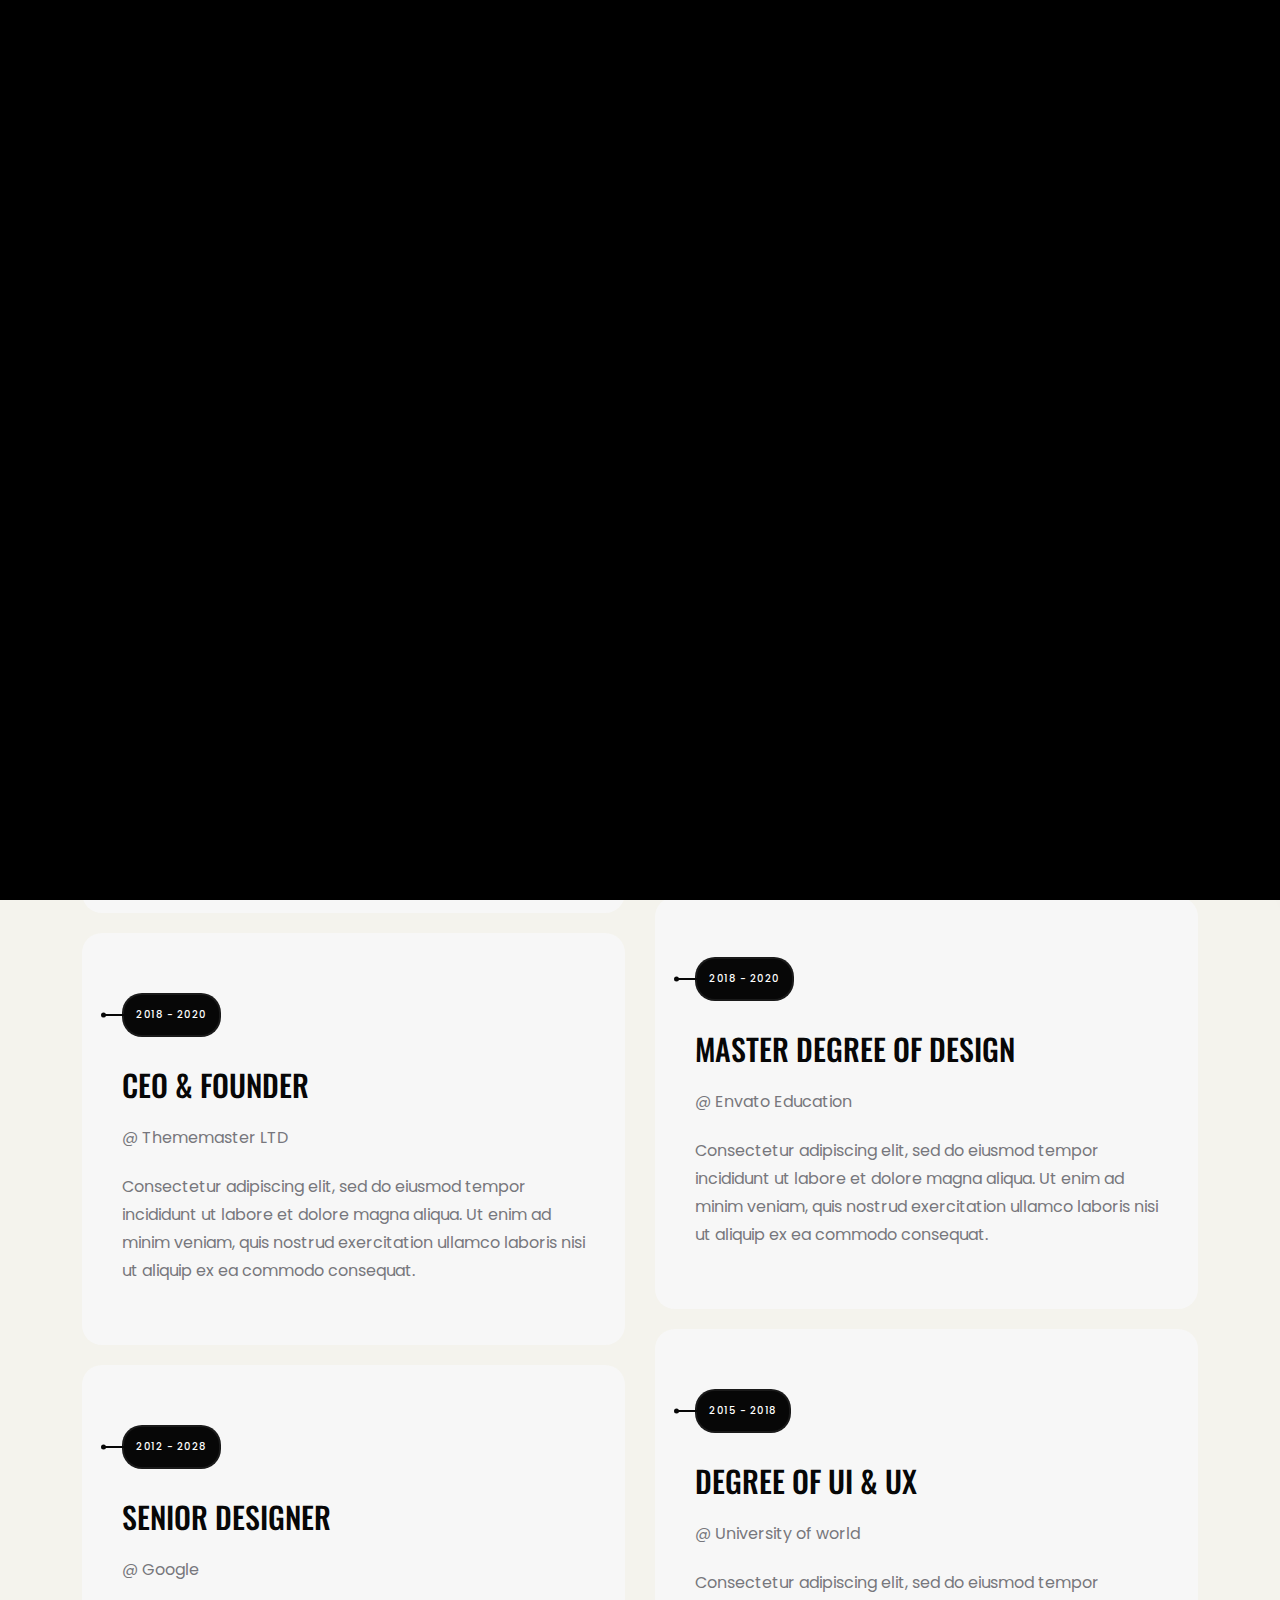
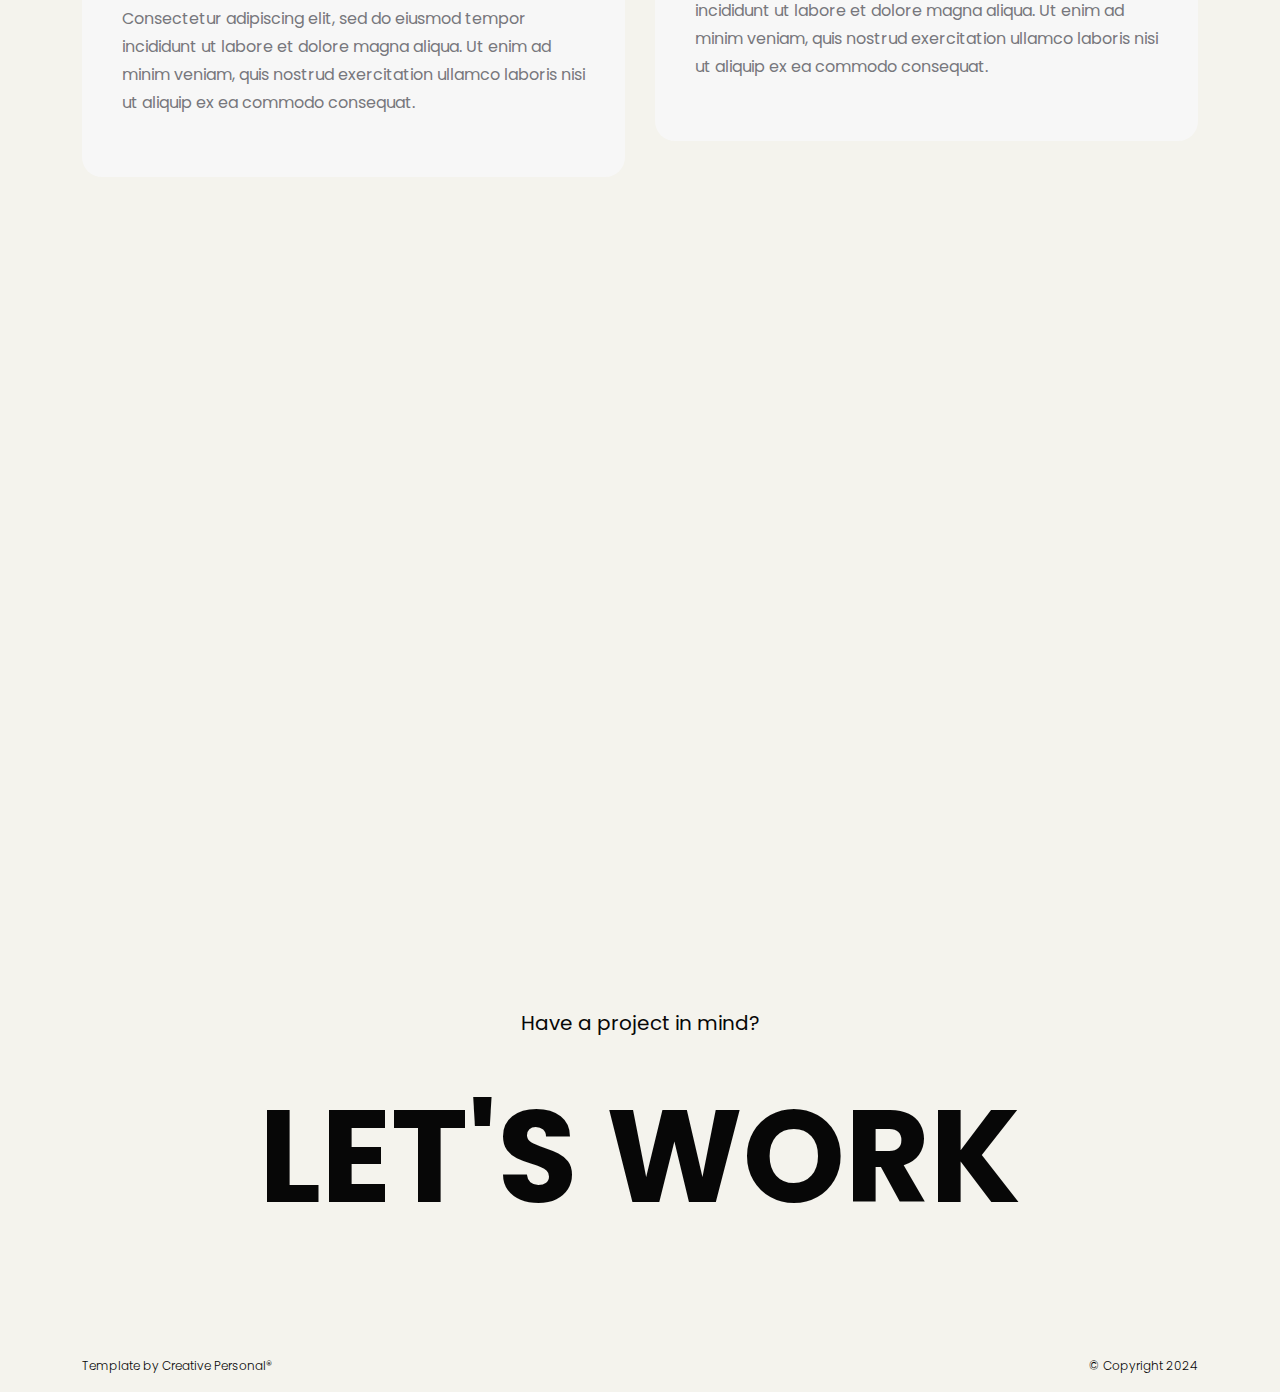
<file: about.html>
<!DOCTYPE html>
<html lang="en">


<!-- Mirrored from theme.nanoit.biz/tf-nino-demo/about.html by HTTrack Website Copier/3.x [XR&CO'2014], Mon, 18 Aug 2025 05:41:29 GMT -->
<head>
    <!-- META -->
    <meta charset="utf-8">
    <meta http-equiv="X-UA-Compatible" content="IE=edge">
    <meta name="viewport" content="width=device-width, initial-scale=1">
    <meta name="description" content="Nino - Modern Portfolio Template">
    <meta name="keywords" content="personal, portfolio new, html, one page, bootstrap, new html template, design, creative, onepage, clean, modern">
    <meta name="author" content="Tanvir Hossain">
    <!-- PAGE TITLE -->
    <title>Nino - Modern Portfolio Template</title>
    <link rel="icon" type="image/x-icon" href="assets/images/favicon.png">
    <!-- ALL GOOGLE FONTS -->
    <link rel="preconnect" href="https://fonts.googleapis.com/">
    <link rel="preconnect" href="https://fonts.gstatic.com/" crossorigin>
    <link href="https://fonts.googleapis.com/css2?family=Oswald:wght@200..700&amp;family=Poppins:ital,wght@0,100;0,200;0,300;0,400;0,500;0,600;0,700;0,800;0,900;1,100;1,200;1,300;1,400;1,500;1,600;1,700;1,800;1,900&amp;display=swap" rel="stylesheet">
    <!-- BOOTSTRAP CSS -->
    <link rel="stylesheet" href="assets/css/bootstrap.min.css" />
    <!-- FONT AWESOME CSS -->
    <link rel="stylesheet" href="assets/css/font-awesome-pro.css" />
    <!-- FONT AWESOME CSS -->
    <link rel="stylesheet" href="assets/fonts/remixicon.css" />
    <!-- MAGNIFIC CSS -->
    <link rel="stylesheet" href="assets/css/magnific-popup.css">
    <!-- NICE SELECT CSS -->
    <link rel="stylesheet" href="assets/css/nice-select.min.css" />
    <!-- ANIMATE CSS -->
    <link rel="stylesheet" href="assets/css/animate.min.css" />
    <!-- MOBILE MENU CSS -->
    <link rel="stylesheet" href="assets/css/mobilemenu.css" />
    <!-- SLICK CSS -->
    <link rel="stylesheet" href="assets/css/slick.min.html" />
    <!-- SPACING CSS -->
    <link rel="stylesheet" href="assets/css/spacing.css" />
    <!-- MAIN STYLE CSS -->
    <link rel="stylesheet" href="assets/css/style.css" />
    <!-- RESPONSIVE CSS -->
    <link rel="stylesheet" href="assets/css/responsive.css">
    <!-- HTML5 shim and Respond.js IE8 support of HTML5 elements and media queries -->
    <!-- WARNING: Respond.js doesn't work if you view the page via file:// -->
    <!--[if lt IE 9]>
      <script src="https://oss.maxcdn.com/html5shiv/3.7.2/html5shiv.min.js"></script>
      <script src="https://oss.maxcdn.com/respond/1.4.2/respond.min.js"></script>
    <![endif]-->
</head>

<body>
    <!-- START PRELOADER AREA-->
    <div class="preloader">
        <svg viewbox="0 0 1000 1000" preserveaspectratio="none">
            <path id="preloaderSvg" d="M0,1005S175,995,500,995s500,5,500,5V0H0Z"></path>
        </svg>
        <div class="preloader-heading">
            <div class="load-text">
                <span>L</span>
                <span>o</span>
                <span>a</span>
                <span>d</span>
                <span>i</span>
                <span>n</span>
                <span>g</span>
            </div>
        </div>
    </div>
    <!-- END PRELOADER AREA -->
    <!-- START SCROOL UP DESIGN AREA -->
    <div class="progress-wrap cursor-pointer">
        <i class="ri-arrow-up-s-line"></i>
        <svg class="progress-circle svg-content" width="100%" height="100%" viewBox="-1 -1 102 102">
            <path d="M50,1 a49,49 0 0,1 0,98 a49,49 0 0,1 0,-98" />
        </svg>
    </div>
    <!-- / END SCROOL UP DESIGN AREA -->
    <!-- START MAGIC CURSOR AND BALL AREA-->
    <div id="magic-cursor">
        <div id="ball"></div>
    </div>
    <!-- / END MAGIC CURSOR AND BALL AREA-->
    <!-- START MENU DESIGN AREA-->
    <header class="main-header">
        <div class="header-upper">
            <div class="container">
                <div class="header-inner">
                    <div class="row align-items-center">
                        <div class="col-xl-2 col-lg-2 col-md-6 col-6 col-sm-3">
                            <div class="logo-area">
                                <div class="logo">
                                    <a href="index-2.html"><img src="assets/images/logo.png" alt=""></a>
                                </div>
                            </div>
                        </div>
                        <div class="col-xl-10 col-lg-10 col-md-6 col-6 col-sm-9">
                            <div class="main-menu">
                                <nav id="mobile-menu">
                                    <ul>
                                        <li><a href="index-2.html" class="linkstyle">Home</a></li>
                                        <li><a href="about.html" class="linkstyle">about</a></li>
                                        <li><a href="service.html" class="linkstyle">services</a></li>
                                        <li class="has-dropdown"><a href="projects.html" class="linkstyle">projects</a>
                                            <ul class="sub-menu">
                                                <li><a href="projects.html">Projects List</a></li>
                                                <li><a href="single-project.html">Single Portfolio</a></li>
                                            </ul>
                                        </li>
                                        <li><a href="blog.html" class="linkstyle">Blog</a></li>
                                        <li><a href="contact.html" class="linkstyle">Contact</a></li>
                                    </ul>
                                </nav>
                            </div>
                            <div class="side-menu-icon d-lg-none text-end">
                                <a href="javascript:void(0)" class="info-toggle-btn f-right sidebar-toggle-btn"><i class="fal fa-bars"></i></a>
                            </div>
                        </div>
                    </div>
                </div>
            </div>
        </div>
    </header>
    <!-- // END MENU DESIGN AREA-->
    <!-- START MOBILE MENU DESIGN AREA-->
    <div class="sidebar__area">
        <div class="sidebar__wrapper">
            <div class="sidebar__close">
                <button class="sidebar__close-btn" id="sidebar__close-btn">
                    <i class="fal fa-times"></i>
                </button>
            </div>
            <div class="sidebar__content mt-50 mb-20">
                <div class="mobile-menu fix"></div>
            </div>
        </div>
    </div>
    <div class="body-overlay"></div>
    <!-- // END MOBILE MENU DESIGN AREA-->
    <!-- START SINGLE PAGE DESIGN AREA -->
    <section class="single-page-hero-area">
        <div class="container">
            <div class="row align-items-center">
                <div class="col-lg-12">
                    <h2>About Me</h2>
                </div>
            </div>
        </div>
    </section>
    <!-- // END SINGLE PAGE DESIGN AREA -->
    <!-- START RESUME EXPERIENCE DESIGN AREA -->
    <div class="resume-area no-padding" id="resume">
        <div class="container">
            <div class="row">
                <div class="col-xl-6 col-md-6">
                    <div class="resume-wrapper wow fadeInUp delay-0-2s">
                        <!-- START SINGLE EXPERIENCE DESIGN AREA -->
                        <div class="resume-box">
                            <span class="resume-date">2020 - Present</span>
                            <h2>Web Developer & Business Partner (Full-Time)</h2>
                            <span>@ Envato Marketplace</span>
                            <p>Consectetur adipiscing elit, sed do eiusmod tempor incididunt ut labore et dolore magna aliqua. Ut enim ad minim veniam, quis nostrud exercitation ullamco laboris nisi ut aliquip ex ea commodo consequat.</p>
                        </div>
                        <!-- / END SINGLE EXPERIENCE DESIGN AREA -->
                        <!-- START SINGLE EXPERIENCE DESIGN AREA -->
                        <div class="resume-box">
                            <span class="resume-date">2018 - 2020</span>
                            <h2>CEO & Founder</h2>
                            <span>@ Thememaster LTD</span>
                            <p>Consectetur adipiscing elit, sed do eiusmod tempor incididunt ut labore et dolore magna aliqua. Ut enim ad minim veniam, quis nostrud exercitation ullamco laboris nisi ut aliquip ex ea commodo consequat.</p>
                        </div>
                        <!-- / END SINGLE EXPERIENCE DESIGN AREA -->
                        <!-- START SINGLE EXPERIENCE DESIGN AREA -->
                        <div class="resume-box">
                            <span class="resume-date">2012 - 2028</span>
                            <h2>Senior Designer</h2>
                            <span>@ Google</span>
                            <p>Consectetur adipiscing elit, sed do eiusmod tempor incididunt ut labore et dolore magna aliqua. Ut enim ad minim veniam, quis nostrud exercitation ullamco laboris nisi ut aliquip ex ea commodo consequat.</p>
                        </div>
                        <!-- / END SINGLE EXPERIENCE DESIGN AREA -->
                    </div>
                </div>
                <div class="col-xl-6 col-md-6">
                    <div class="resume-wrapper wow fadeInUp delay-0-4s">
                        <!-- START SINGLE EDUCATION DESIGN AREA -->
                        <div class="resume-box">
                            <span class="resume-date">2020 - Present</span>
                            <h2>Bachelor Degree of Science</h2>
                            <span>@ University of London</span>
                            <p>Consectetur adipiscing elit, sed do eiusmod tempor incididunt ut labore et dolore magna aliqua. Ut enim ad minim veniam, quis nostrud exercitation ullamco laboris nisi ut aliquip ex ea commodo consequat.</p>
                        </div>
                        <!-- / END SINGLE EDUCATION DESIGN AREA -->
                        <!-- START SINGLE EDUCATION DESIGN AREA -->
                        <div class="resume-box">
                            <span class="resume-date">2018 - 2020</span>
                            <h2>Master Degree of Design</h2>
                            <span>@ Envato Education</span>
                            <p>Consectetur adipiscing elit, sed do eiusmod tempor incididunt ut labore et dolore magna aliqua. Ut enim ad minim veniam, quis nostrud exercitation ullamco laboris nisi ut aliquip ex ea commodo consequat.</p>
                        </div>
                        <!-- / END SINGLE EDUCATION DESIGN AREA -->
                        <!-- START SINGLE EDUCATION DESIGN AREA -->
                        <div class="resume-box">
                            <span class="resume-date">2015 - 2018</span>
                            <h2>Degree Of UI & UX</h2>
                            <span>@ University of world</span>
                            <p>Consectetur adipiscing elit, sed do eiusmod tempor incididunt ut labore et dolore magna aliqua. Ut enim ad minim veniam, quis nostrud exercitation ullamco laboris nisi ut aliquip ex ea commodo consequat.</p>
                        </div>
                        <!-- / END SINGLE EDUCATION DESIGN AREA -->
                    </div>
                </div>
            </div>
        </div>
    </div>
    <!-- / END RESUME EXPERIENCE DESIGN AREA -->
    <!-- START SKILL DESIGN AREA -->
    <section id="skills" class="skill-area">
        <div class="container">
            <div class="container-inner">
                <div class="row">
                    <div class="col-xl-12 col-lg-12">
                        <div class="section-title section-black-title mb-40 wow fadeInUp delay-0-2s">
                            <h2>Professional Skills</h2>
                        </div>
                    </div>
                </div>
                <div class="row">
                    <div class="col-lg-12">
                        <div class="skill-items-wrap">
                            <div class="row">
                                <div class="col-xl-3 col-lg-4 col-md-3 col-sm-4 col-6">
                                    <div class="skill-item wow fadeInUp delay-0-2s">
                                        <img src="assets/images/skills/skill1.png" alt="Skill" />
                                        <h5>Figma</h5>
                                    </div>
                                </div>
                                <div class="col-xl-3 col-lg-4 col-md-3 col-sm-4 col-6">
                                    <div class="skill-item wow fadeInUp delay-0-3s">
                                        <img src="assets/images/skills/skill2.png" alt="Skill" />
                                        <h5>Tailwand</h5>
                                    </div>
                                </div>
                                <div class="col-xl-3 col-lg-4 col-md-3 col-sm-4 col-6">
                                    <div class="skill-item wow fadeInUp delay-0-4s">
                                        <img src="assets/images/skills/skill3.png" alt="Skill" />
                                        <h5>Photoshop</h5>
                                    </div>
                                </div>
                                <div class="col-xl-3 col-lg-4 col-md-3 col-sm-4 col-6">
                                    <div class="skill-item wow fadeInUp delay-0-5s">
                                        <img src="assets/images/skills/skill4.png" alt="Skill" />
                                        <h5>WordPress</h5>
                                    </div>
                                </div>
                                <div class="col-xl-3 col-lg-4 col-md-3 col-sm-4 col-6">
                                    <div class="skill-item wow fadeInUp delay-0-2s">
                                        <img src="assets/images/skills/skill5.png" alt="Skill" />
                                        <h5>Angular</h5>
                                    </div>
                                </div>
                                <div class="col-xl-3 col-lg-4 col-md-3 col-sm-4 col-6">
                                    <div class="skill-item wow fadeInUp delay-0-3s">
                                        <img src="assets/images/skills/skill6.png" alt="Skill" />
                                        <h5>Webflow</h5>
                                    </div>
                                </div>
                                <div class="col-xl-3 col-lg-4 col-md-3 col-sm-4 col-6">
                                    <div class="skill-item wow fadeInUp delay-0-4s">
                                        <img src="assets/images/skills/skill7.png" alt="Skill" />
                                        <h5>Python</h5>
                                    </div>
                                </div>
                                <div class="col-xl-3 col-lg-4 col-md-3 col-sm-4 col-6">
                                    <div class="skill-item wow fadeInUp delay-0-5s">
                                        <img src="assets/images/skills/skill8.png" alt="Skill" />
                                        <h5>Sketch</h5>
                                    </div>
                                </div>
                            </div>
                        </div>
                    </div>
                </div>
            </div>
        </div>
    </section>
    <!-- / END SKILL DESIGN AREA -->
    <!-- START FOOTER DESIGN AREA -->
    <footer class="main-footer">
        <div class="container">
            <div class="row">
                <div class="col-lg-12">
                    <div class="footer-top">
                        <p> Have a project in mind?</p>
                        <h2><a href="mailto:hello@websitename.com">let's work</a></h2>
                    </div>
                </div>
            </div>
            <div class="row">
                <div class="col-lg-6 col-sm-6">
                    <p class="copy-left-text">Template by <a href="https://themeforest.net/user/creativepersonal/portfolio">Creative Personal®</a></p>
                </div>
                <div class="col-lg-6 col-sm-6">
                    <p class="copy-right-text">&copy; Copyright 2024</p>
                </div>
            </div>
        </div>
    </footer>
    <!-- / END FOOTER DESIGN AREA -->
    <!-- JQUERY JS -->
    <script src="assets/js/jquery-3.6.0.min.js"></script>
    <!-- BOOTSTRAP JS-->
    <script src="assets/js/bootstrap.min.js"></script>
    <!-- APPEAR JS -->
    <script src="assets/js/appear.min.js"></script>
    <!-- MAGNIFICANT JS -->
    <script src="assets/js/jquery.magnific-popup.min.js"></script>
    <!-- MOBILE MENU JS-->
    <script src="assets/js/mobilemenu.js"></script>
    <!-- GSAP AND LOCOMOTIV JS-->
    <script src="assets/js/gsap.min.js"></script>
    <script src="assets/js/ScrollTrigger.min.js"></script>
    <script src="assets/js/lenis.js"></script>
    <!-- SWIPPER JS-->
    <script src="assets/js/swiper-bundle.js"></script>
    <!-- NICE SELECT JS-->
    <script src="assets/js/jquery.nice-select.min.js"></script>
    <!-- IMAGE LOADER JS-->
    <script src="assets/js/imagesloaded.pkgd.min.js"></script>
    <!-- ISOTOPE JS-->
    <script src="assets/js/isotope.pkgd.min.js"></script>
    <!--  WOW ANIMATION JS-->
    <script src="assets/js/wow.min.js"></script>
    <!-- SCRIPT JS-->
    <script src="assets/js/script.js"></script>
</body>


<!-- Mirrored from theme.nanoit.biz/tf-nino-demo/about.html by HTTrack Website Copier/3.x [XR&CO'2014], Mon, 18 Aug 2025 05:41:31 GMT -->
</html>
</file>
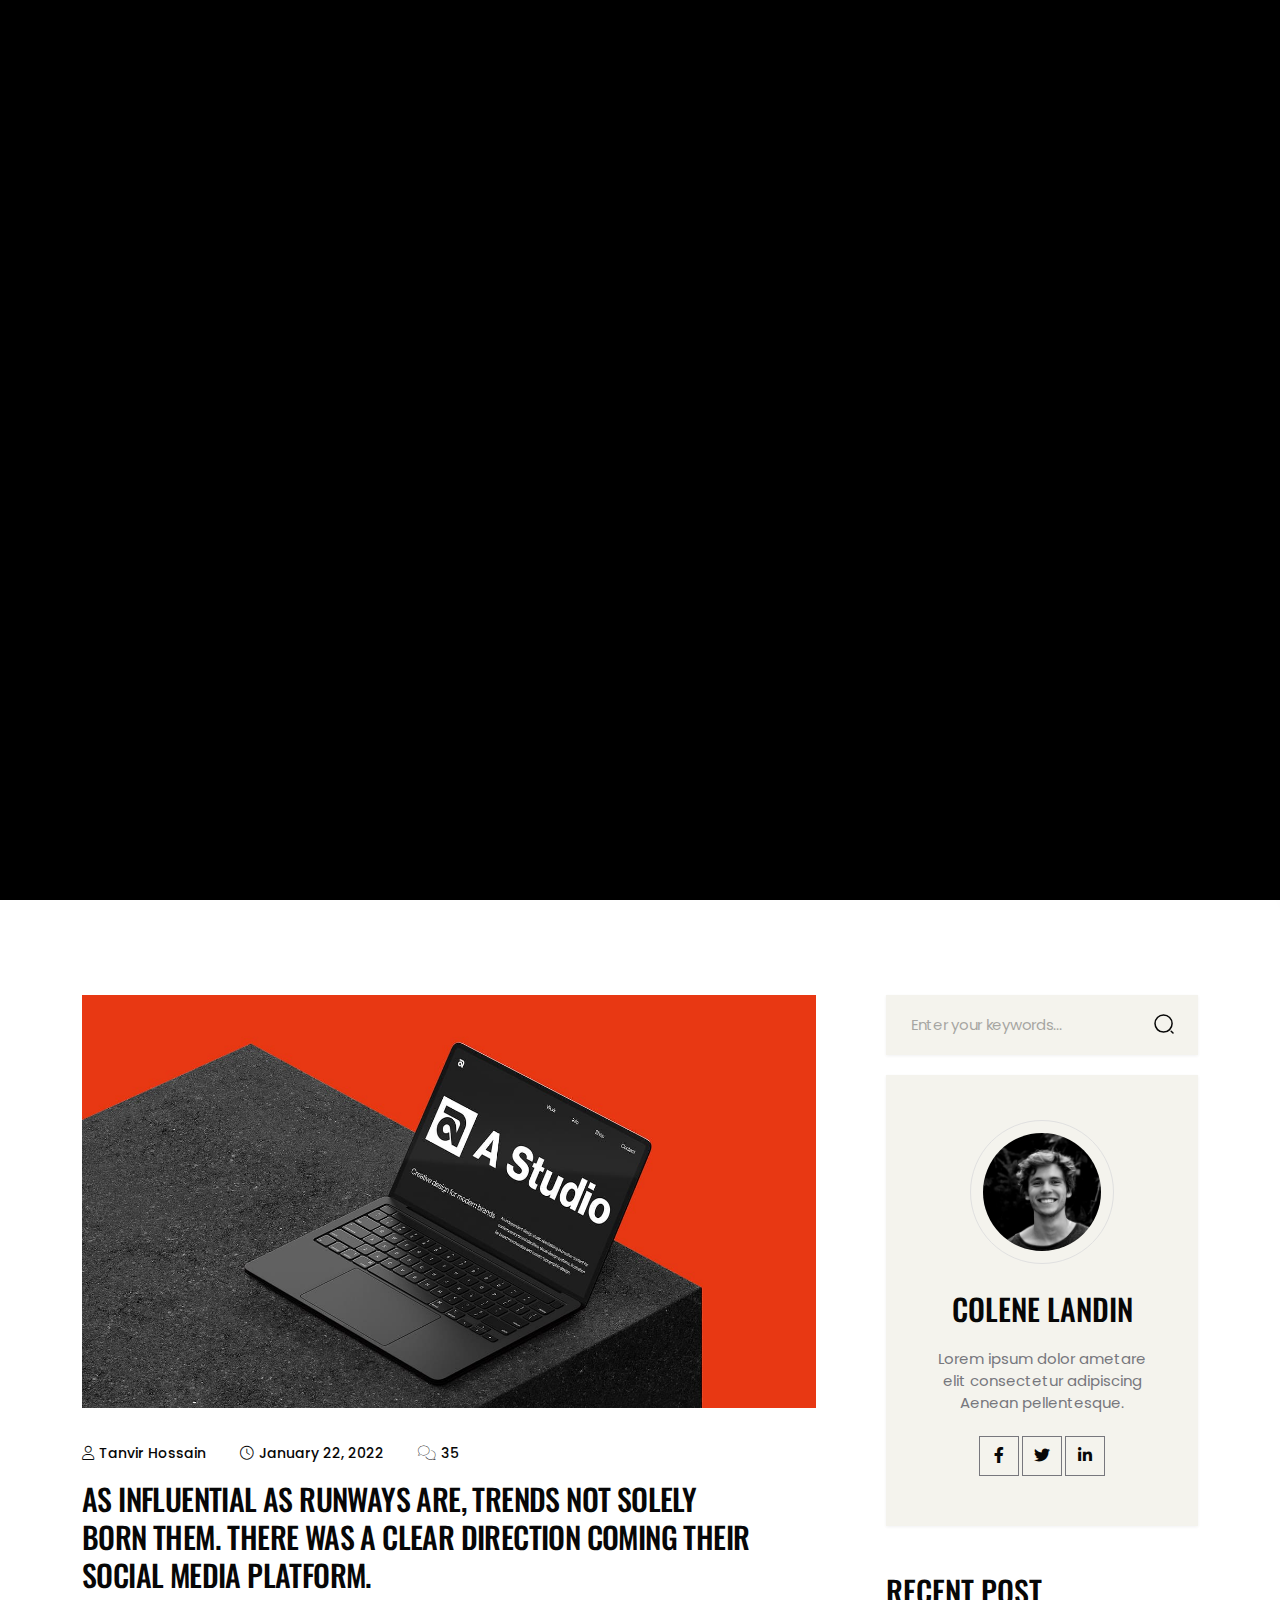
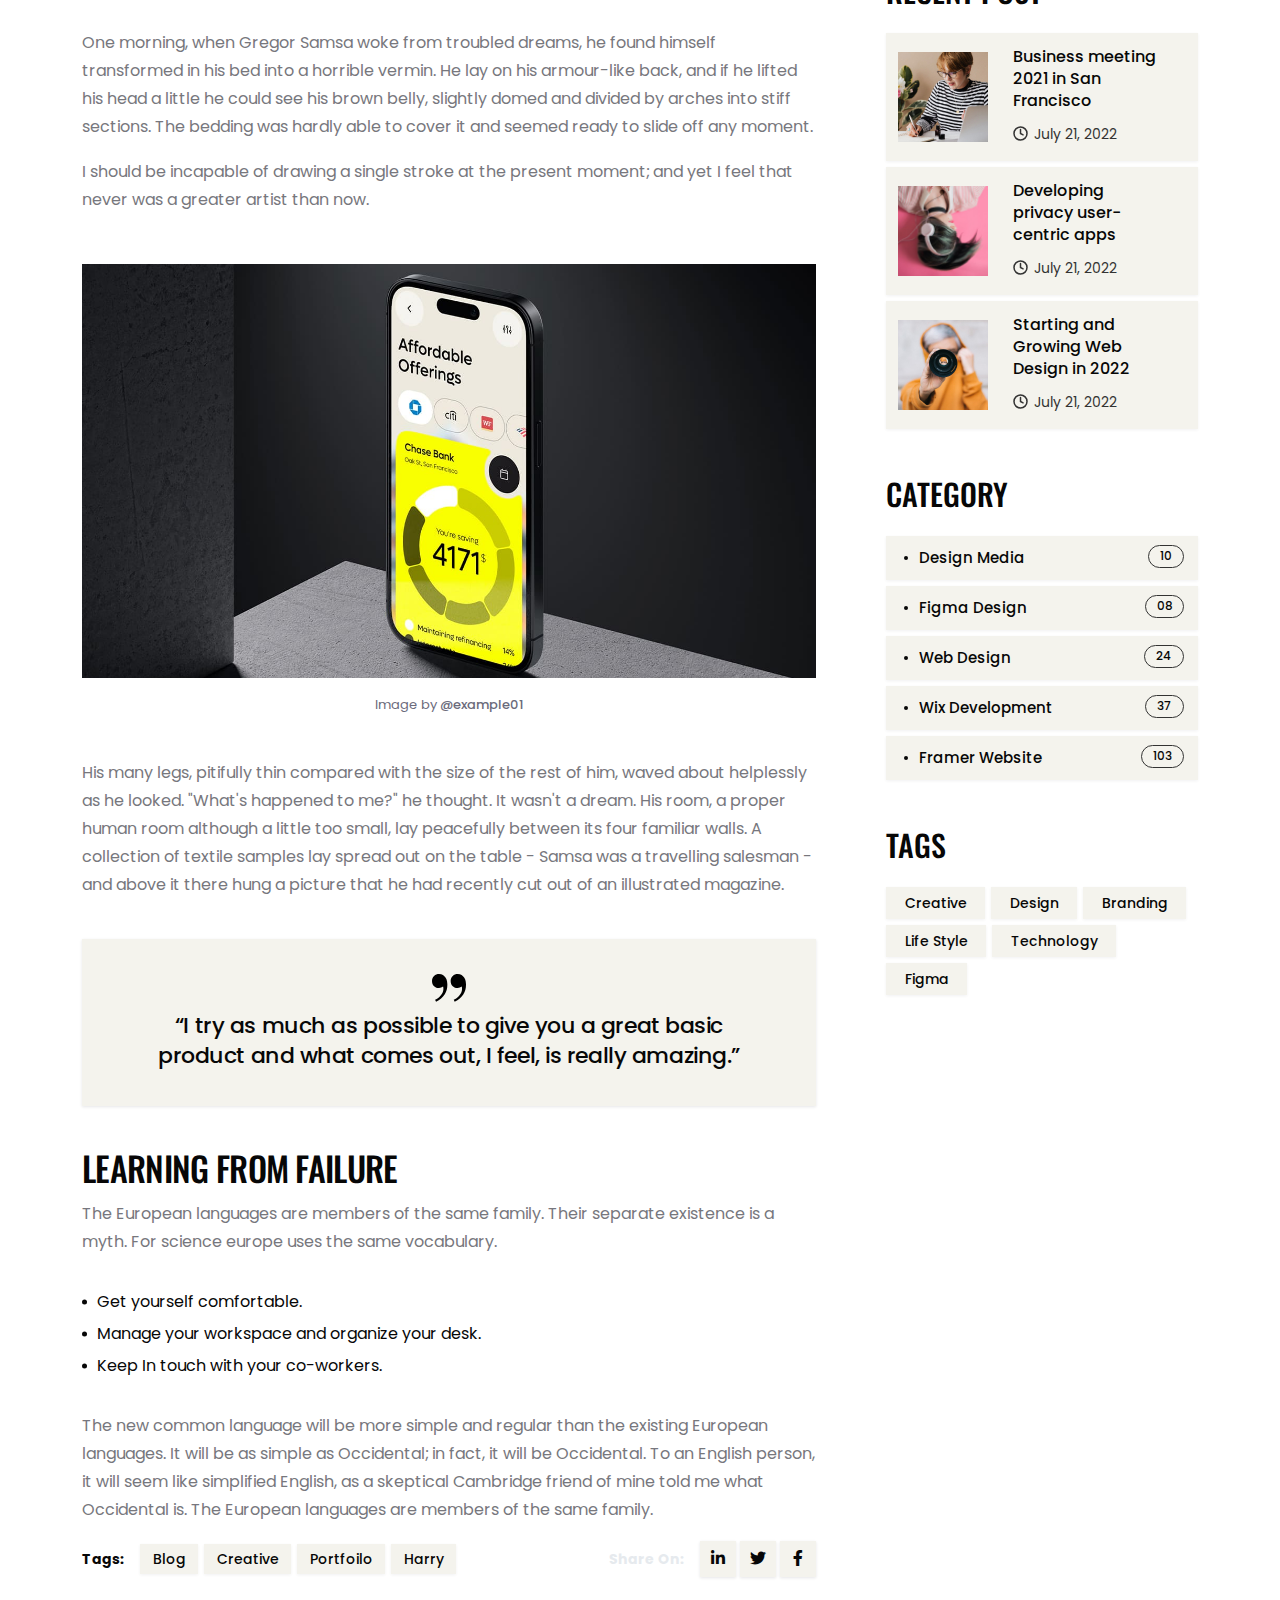
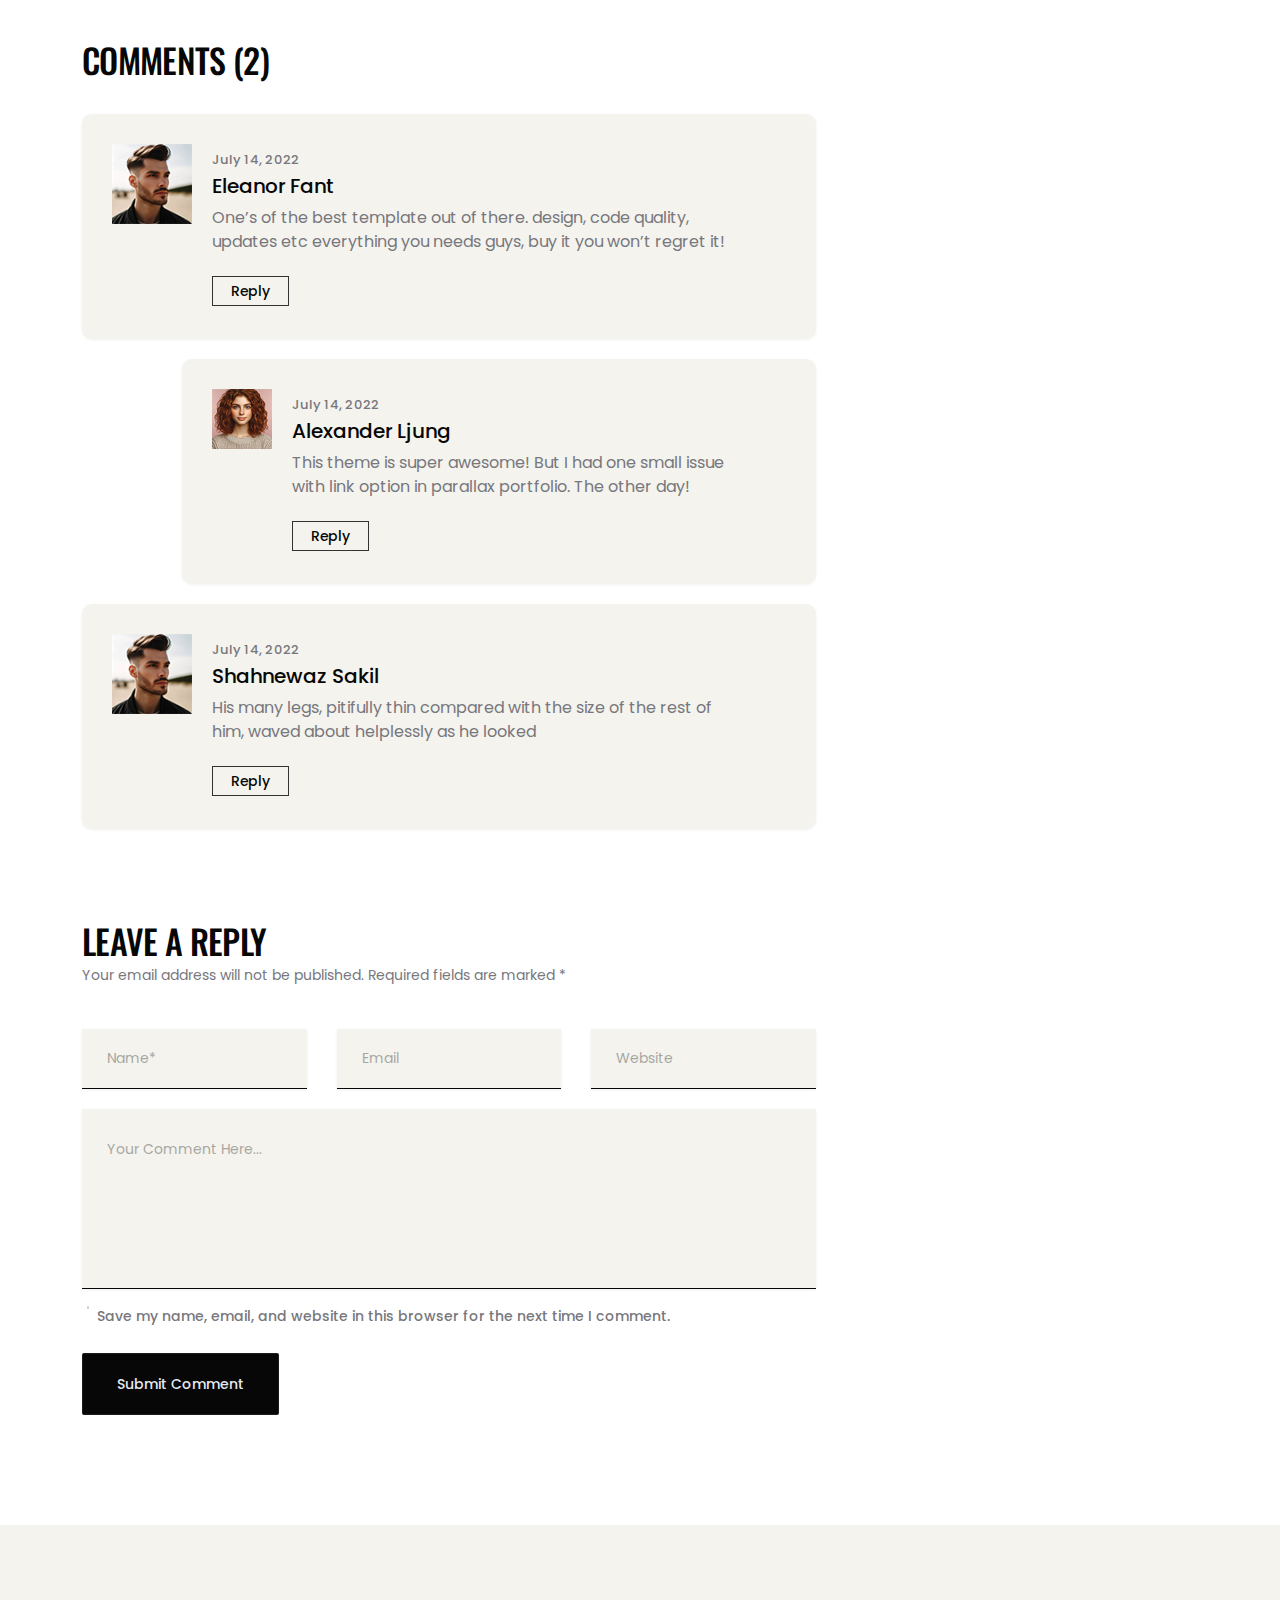
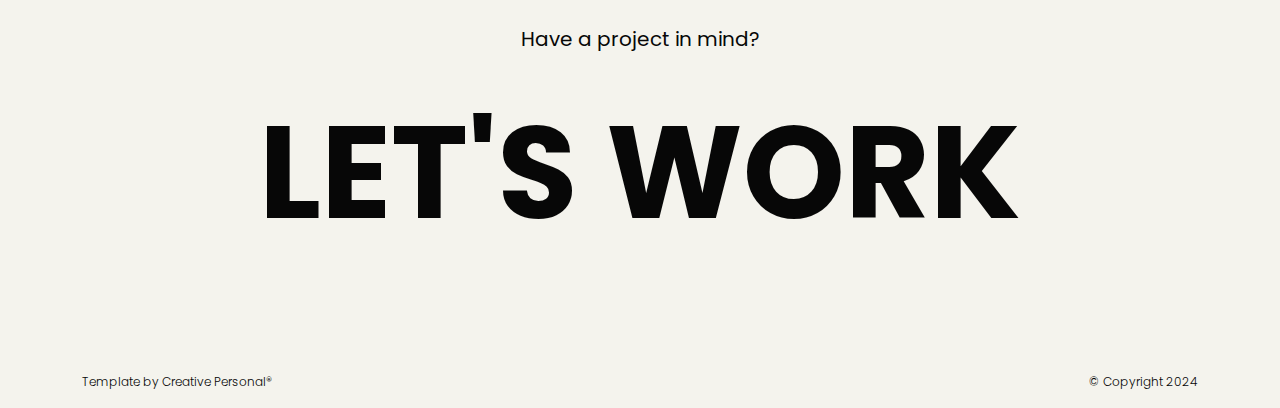
<file: blog-details.html>
<!DOCTYPE html>
<html lang="en">


<!-- Mirrored from theme.nanoit.biz/tf-nino-demo/blog-details.html by HTTrack Website Copier/3.x [XR&CO'2014], Mon, 18 Aug 2025 05:41:38 GMT -->
<head>
    <!-- META -->
    <meta charset="utf-8">
    <meta http-equiv="X-UA-Compatible" content="IE=edge">
    <meta name="viewport" content="width=device-width, initial-scale=1">
    <meta name="description" content="Nino - Modern Portfolio Template">
    <meta name="keywords" content="personal, portfolio new, html, one page, bootstrap, new html template, design, creative, onepage, clean, modern">
    <meta name="author" content="Tanvir Hossain">
    <!-- PAGE TITLE -->
    <title>Nino - Modern Portfolio Template</title>
    <link rel="icon" type="image/x-icon" href="assets/images/favicon.png">
    <!-- ALL GOOGLE FONTS -->
    <link rel="preconnect" href="https://fonts.googleapis.com/">
    <link rel="preconnect" href="https://fonts.gstatic.com/" crossorigin>
    <link href="https://fonts.googleapis.com/css2?family=Oswald:wght@200..700&amp;family=Poppins:ital,wght@0,100;0,200;0,300;0,400;0,500;0,600;0,700;0,800;0,900;1,100;1,200;1,300;1,400;1,500;1,600;1,700;1,800;1,900&amp;display=swap" rel="stylesheet">
    <!-- BOOTSTRAP CSS -->
    <link rel="stylesheet" href="assets/css/bootstrap.min.css" />
    <!-- FONT AWESOME CSS -->
    <link rel="stylesheet" href="assets/css/font-awesome-pro.css" />
    <!-- FONT AWESOME CSS -->
    <link rel="stylesheet" href="assets/fonts/remixicon.css" />
    <!-- MAGNIFIC CSS -->
    <link rel="stylesheet" href="assets/css/magnific-popup.css">
    <!-- NICE SELECT CSS -->
    <link rel="stylesheet" href="assets/css/nice-select.min.css" />
    <!-- ANIMATE CSS -->
    <link rel="stylesheet" href="assets/css/animate.min.css" />
    <!-- MOBILE MENU CSS -->
    <link rel="stylesheet" href="assets/css/mobilemenu.css" />
    <!-- SWIPPER CSS -->
    <link rel="stylesheet" href="assets/css/swiper-bundle.css">
    <!-- SPACING CSS -->
    <link rel="stylesheet" href="assets/css/spacing.css" />
    <link rel="stylesheet" href="assets/css/blog.css" />
    <!-- MAIN STYLE CSS -->
    <link rel="stylesheet" href="assets/css/style.css" />
    <!-- RESPONSIVE CSS -->
    <link rel="stylesheet" href="assets/css/responsive.css">
    <!-- HTML5 shim and Respond.js IE8 support of HTML5 elements and media queries -->
    <!-- WARNING: Respond.js doesn't work if you view the page via file:// -->
    <!--[if lt IE 9]>
      <script src="https://oss.maxcdn.com/html5shiv/3.7.2/html5shiv.min.js"></script>
      <script src="https://oss.maxcdn.com/respond/1.4.2/respond.min.js"></script>
    <![endif]-->
</head>

<body>
    <!-- START PRELOADER AREA-->
    <div class="preloader">
        <svg viewbox="0 0 1000 1000" preserveaspectratio="none">
            <path id="preloaderSvg" d="M0,1005S175,995,500,995s500,5,500,5V0H0Z"></path>
        </svg>
        <div class="preloader-heading">
            <div class="load-text">
                <span>L</span>
                <span>o</span>
                <span>a</span>
                <span>d</span>
                <span>i</span>
                <span>n</span>
                <span>g</span>
            </div>
        </div>
    </div>
    <!-- END PRELOADER AREA -->
    <!-- START SCROOL UP DESIGN AREA -->
    <div class="progress-wrap cursor-pointer">
        <i class="ri-arrow-up-s-line"></i>
        <svg class="progress-circle svg-content" width="100%" height="100%" viewBox="-1 -1 102 102">
            <path d="M50,1 a49,49 0 0,1 0,98 a49,49 0 0,1 0,-98" />
        </svg>
    </div>
    <!-- / END SCROOL UP DESIGN AREA -->
    <!-- START MAGIC CURSOR AND BALL AREA-->
    <div id="magic-cursor">
        <div id="ball"></div>
    </div>
    <!-- / END MAGIC CURSOR AND BALL AREA-->
    <!-- START MENU DESIGN AREA-->
    <header class="main-header">
        <div class="header-upper">
            <div class="container">
                <div class="header-inner">
                    <div class="row align-items-center">
                        <div class="col-xl-2 col-lg-2 col-md-6 col-6 col-sm-3">
                            <div class="logo-area">
                                <div class="logo">
                                    <a href="index-2.html"><img src="assets/images/logo.png" alt=""></a>
                                </div>
                            </div>
                        </div>
                        <div class="col-xl-10 col-lg-10 col-md-6 col-6 col-sm-9">
                            <div class="main-menu">
                                <nav id="mobile-menu">
                                    <ul>
                                        <li><a href="index-2.html" class="linkstyle">Home</a></li>
                                        <li><a href="about.html" class="linkstyle">about</a></li>
                                        <li><a href="service.html" class="linkstyle">services</a></li>
                                        <li class="has-dropdown"><a href="projects.html" class="linkstyle">projects</a>
                                            <ul class="sub-menu">
                                                <li><a href="projects.html">Projects List</a></li>
                                                <li><a href="single-project.html">Single Portfolio</a></li>
                                            </ul>
                                        </li>
                                        <li><a href="blog.html" class="linkstyle">Blog</a></li>
                                        <li><a href="contact.html" class="linkstyle">Contact</a></li>
                                    </ul>
                                </nav>
                            </div>
                            <div class="side-menu-icon d-lg-none text-end">
                                <a href="javascript:void(0)" class="info-toggle-btn f-right sidebar-toggle-btn"><i class="fal fa-bars"></i></a>
                            </div>
                        </div>
                    </div>
                </div>
            </div>
        </div>
    </header>
    <!-- // END MENU DESIGN AREA-->
    <!-- START MOBILE MENU DESIGN AREA-->
    <div class="sidebar__area">
        <div class="sidebar__wrapper">
            <div class="sidebar__close">
                <button class="sidebar__close-btn" id="sidebar__close-btn">
                    <i class="fal fa-times"></i>
                </button>
            </div>
            <div class="sidebar__content mt-50 mb-20">
                <div class="mobile-menu fix"></div>
            </div>
        </div>
    </div>
    <div class="body-overlay"></div>
    <!-- // END MOBILE MENU DESIGN AREA-->
    <!-- START SINGLE PAGE DESIGN AREA -->
    <section class="single-page-hero-area">
        <div class="container">
            <div class="row align-items-center text-center">
                <div class="col-lg-12">
                    <h2>Create a Landing Page That Performs Great</h2>
                    <div class="breadcrumb__list">
                        <span><a href="#">Home</a></span>
                        <span class="dvdr"><i class="fa-regular fa-angle-right"></i></span>
                        <span>Blog</span>
                        <span class="dvdr"><i class="fa-regular fa-angle-right"></i></span>
                        <span>Create a Landing Page That Performs Great</span>
                    </div>
                </div>
            </div>
        </div>
    </section>
    <!-- // END SINGLE PAGE DESIGN AREA -->
    <!-- postbox details area start -->
    <section class="postbox__area">
        <div class="container">
            <div class="row">
                <div class="col-xxl-12">
                    <div class="postbox__wrappers">
                        <div class="postbox__mains">
                            <div class="row">
                                <div class="col-lg-8">
                                    <div class="postbox__main-wrapper">
                                        <div class="postbox__thumb w-img mb-30">
                                            <a href="blog-details.html">
                                                <img src="assets/images/blog/blog2.jpg" alt="">
                                            </a>
                                        </div>
                                        <div class="postbox__meta">
                                            <span>
                                                <a href="#"><i class="fa-light fa-user"></i>Tanvir Hossain</a>
                                            </span>
                                            <span>
                                                <a href="#"><i class="fa-light fa-clock"></i>January 22, 2022</a>
                                            </span>
                                            <span>
                                                <a href="#"><i class="fa-sharp fa-thin fa-comments"></i>35</a>
                                            </span>
                                        </div>
                                        <div class="postbox__details-content-wrapper">
                                            <h3 class="postbox__details-title">As influential as runways are, trends not solely <br> born them. There was a clear direction coming their social media platform.</h3>
                                            <p>One morning, when Gregor Samsa woke from troubled dreams, he found himself transformed in his bed into a horrible vermin. He lay on his armour-like back, and if he lifted his head a little he could see his brown belly, slightly domed and divided by arches into stiff sections. The bedding was hardly able to cover it and seemed ready to slide off any moment.</p>
                                            <p>I should be incapable of drawing a single stroke at the present moment; and yet I feel that never was a greater artist than now.</p>
                                            <div class="postbox__img m-img mt-50 mb-45">
                                                <img src="assets/images/blog/blog1.jpg" alt="">
                                                <h5 class="postbox__img-caption">Image by <a href="#">@example01</a></h5>
                                            </div>
                                            <p>His many legs, pitifully thin compared with the size of the rest of him, waved about helplessly as he looked. "What's happened to me?" he thought. It wasn't a dream. His room, a proper human room although a little too small, lay peacefully between its four familiar walls. A collection of textile samples lay spread out on the table - Samsa was a travelling salesman - and above it there hung a picture that he had recently cut out of an illustrated magazine.</p>
                                            <div class="postbox__quote">
                                                <blockquote>
                                                    <div class="postbox__quote-icon">
                                                        <span>
                                                            <svg width="34" height="28" viewBox="0 0 34 28" fill="none" xmlns="http://www.w3.org/2000/svg">
                                                                <path d="M25.6645 0C27.2731 0 28.5892 0.329033 29.6129 0.987098C30.6366 1.64516 31.4774 2.48602 32.1355 3.50968C32.9398 4.67957 33.4516 5.95915 33.671 7.34839C33.8903 8.73764 34 9.87097 34 10.7484C34 14.3312 33.086 17.585 31.2581 20.5097C29.4301 23.4344 26.5785 25.8108 22.7032 27.6387L21.7161 25.6645C23.9828 24.714 25.9204 23.2151 27.529 21.1677C29.2108 19.1204 30.0516 17.0366 30.0516 14.9161C30.0516 14.0387 29.9419 13.271 29.7226 12.6129C28.5527 13.5634 27.2 14.0387 25.6645 14.0387C23.7634 14.0387 22.1183 13.4172 20.729 12.1742C19.3398 10.9312 18.6452 9.21291 18.6452 7.01936C18.6452 4.97205 19.3398 3.29033 20.729 1.9742C22.1183 0.658065 23.7634 0 25.6645 0ZM7.01936 0C8.62796 0 9.94409 0.329033 10.9677 0.987098C11.9914 1.64516 12.8323 2.48602 13.4903 3.50968C14.2946 4.67957 14.8065 5.95915 15.0258 7.34839C15.2452 8.73764 15.3548 9.87097 15.3548 10.7484C15.3548 14.3312 14.4409 17.585 12.6129 20.5097C10.7849 23.4344 7.93333 25.8108 4.05806 27.6387L3.07097 25.6645C5.33763 24.714 7.27527 23.2151 8.88387 21.1677C10.5656 19.1204 11.4065 17.0366 11.4065 14.9161C11.4065 14.0387 11.2968 13.271 11.0774 12.6129C9.90753 13.5634 8.55484 14.0387 7.01936 14.0387C5.11828 14.0387 3.47312 13.4172 2.08387 12.1742C0.694624 10.9312 0 9.21291 0 7.01936C0 4.97205 0.694624 3.29033 2.08387 1.9742C3.47312 0.658065 5.11828 0 7.01936 0Z" fill="currentColor" />
                                                            </svg>
                                                        </span>
                                                    </div>
                                                    <p>“I try as much as possible to give you a great basic product and what comes out, I feel, is really amazing.”</p>
                                                </blockquote>
                                            </div>
                                            <div class="postbox__features">
                                                <h4 class="postbox__features-title">Learning from failure</h4>
                                                <p>The European languages are members of the same family. Their separate existence is a myth. For science europe uses the same vocabulary. </p>
                                                <ul>
                                                    <li>Get yourself comfortable.</li>
                                                    <li>Manage your workspace and organize your desk.</li>
                                                    <li>Keep In touch with your co-workers.</li>
                                                </ul>
                                            </div>
                                            <p>The new common language will be more simple and regular than the existing European languages. It will be as simple as Occidental; in fact, it will be Occidental. To an English person, it will seem like simplified English, as a skeptical Cambridge friend of mine told me what Occidental is. The European languages are members of the same family.</p>
                                        </div>
                                        <div class="postbox__share-wrapper mb-60">
                                            <div class="row align-items-center">
                                                <div class="col-xl-7">
                                                    <div class="tagcloud tagcloud-sm">
                                                        <span>Tags:</span>
                                                        <a href="#">Blog</a>
                                                        <a href="#">Creative</a>
                                                        <a href="#">Portfoilo</a>
                                                        <a href="#">Harry</a>
                                                    </div>
                                                </div>
                                                <div class="col-xl-5">
                                                    <div class="postbox__share text-xl-end">
                                                        <span>Share On:</span>
                                                        <a href="#"><i class="fa-brands fa-linkedin-in"></i></a>
                                                        <a href="#"><i class="fab fa-twitter"></i></a>
                                                        <a href="#"><i class="fab fa-facebook-f"></i></a>
                                                    </div>
                                                </div>
                                            </div>
                                        </div>
                                        <div class="postbox__comment-wrapper">
                                            <div class="postbox__comment mb-95">
                                                <h3 class="postbox__comment-title">Comments (2)</h3>
                                                <ul>
                                                    <li>
                                                        <div class="postbox__comment-box d-sm-flex align-items-start">
                                                            <div class="postbox__comment-info">
                                                                <div class="postbox__comment-avater">
                                                                    <img src="assets/images/avatar/01.jpg" alt="">
                                                                </div>
                                                            </div>
                                                            <div class="postbox__comment-text ">
                                                                <div class="postbox__comment-name">
                                                                    <span class="post-meta"> July 14, 2022</span>
                                                                    <h5><a href="#">Eleanor Fant</a></h5>
                                                                </div>
                                                                <p>One’s of the best template out of there. design, code quality, updates etc everything you needs guys, buy it you won’t regret it!</p>
                                                                <div class="postbox__comment-reply">
                                                                    <a href="#">Reply</a>
                                                                </div>
                                                            </div>
                                                        </div>
                                                        <ul class="children">
                                                            <li>
                                                                <div class="postbox__comment-box d-sm-flex align-items-start">
                                                                    <div class="postbox__comment-info">
                                                                        <div class="postbox__comment-avater">
                                                                            <img src="assets/images/avatar/02.jpg" alt="">
                                                                        </div>
                                                                    </div>
                                                                    <div class="postbox__comment-text ">
                                                                        <div class="postbox__comment-name">
                                                                            <span class="post-meta"> July 14, 2022</span>
                                                                            <h5><a href="#">Alexander Ljung</a></h5>
                                                                        </div>
                                                                        <p>This theme is super awesome! But I had one small issue with link option in parallax portfolio. The other day! </p>
                                                                        <div class="postbox__comment-reply">
                                                                            <a href="#">Reply</a>
                                                                        </div>
                                                                    </div>
                                                                </div>
                                                            </li>
                                                        </ul>
                                                    </li>
                                                    <li>
                                                        <div class="postbox__comment-box d-sm-flex align-items-start">
                                                            <div class="postbox__comment-info">
                                                                <div class="postbox__comment-avater">
                                                                    <img src="assets/images/avatar/01.jpg" alt="">
                                                                </div>
                                                            </div>
                                                            <div class="postbox__comment-text ">
                                                                <div class="postbox__comment-name">
                                                                    <span class="post-meta"> July 14, 2022</span>
                                                                    <h5><a href="#">Shahnewaz Sakil</a></h5>
                                                                </div>
                                                                <p>His many legs, pitifully thin compared with the size of the rest of him, waved about helplessly as he looked</p>
                                                                <div class="postbox__comment-reply">
                                                                    <a href="#">Reply</a>
                                                                </div>
                                                            </div>
                                                        </div>
                                                    </li>
                                                </ul>
                                            </div>
                                            <div class="postbox__comment-form">
                                                <h3 class="postbox__comment-form-title">Leave A Reply</h3>
                                                <p>Your email address will not be published. Required fields are marked *</p>
                                                <form action="#">
                                                    <div class="row">
                                                        <div class="col-xxl-4 col-xl-4 col-lg-6 col-md-6">
                                                            <div class="postbox__comment-input">
                                                                <input type="text" placeholder="Name*">
                                                            </div>
                                                        </div>
                                                        <div class="col-xxl-4 col-xl-4 col-lg-6 col-md-6">
                                                            <div class="postbox__comment-input">
                                                                <input type="email" placeholder="Email">
                                                            </div>
                                                        </div>
                                                        <div class="col-xxl-4 col-xl-4 col-lg-12">
                                                            <div class="postbox__comment-input">
                                                                <input type="text" placeholder="Website">
                                                            </div>
                                                        </div>
                                                        <div class="col-xxl-12">
                                                            <div class="postbox__comment-input">
                                                                <textarea placeholder="Your Comment Here..."></textarea>
                                                            </div>
                                                        </div>
                                                        <div class="col-xxl-12">
                                                            <div class="postbox__comment-agree d-flex align-items-start mb-25">
                                                                <input class="e-check-input" type="checkbox" id="e-agree">
                                                                <label class="e-check-label" for="e-agree">Save my name, email, and website in this browser for the next time I comment.</label>
                                                            </div>
                                                        </div>
                                                        <div class="col-xxl-12">
                                                            <div class="postbox__comment-btn">
                                                                <button type="submit" class="theme-btn">Submit Comment</button>
                                                            </div>
                                                        </div>
                                                    </div>
                                                </form>
                                            </div>
                                        </div>
                                    </div>
                                </div>
                                <div class="col-xxl-4 col-lg-4">
                                    <div class="blog_sidebar__wrapper pl-40">
                                        <div class="sidebar__widget mb-20">
                                            <div class="sidebar__widget-content">
                                                <div class="sidebar__search">
                                                    <form action="#">
                                                        <div class="sidebar__search-input">
                                                            <input type="text" placeholder="Enter your keywords...">
                                                            <button type="submit">
                                                                <svg width="20" height="20" viewBox="0 0 20 20" fill="none" xmlns="http://www.w3.org/2000/svg">
                                                                    <path d="M9.55 18.1C14.272 18.1 18.1 14.272 18.1 9.55C18.1 4.82797 14.272 1 9.55 1C4.82797 1 1 4.82797 1 9.55C1 14.272 4.82797 18.1 9.55 18.1Z" stroke="currentColor" stroke-width="1.5" stroke-linecap="round" stroke-linejoin="round" />
                                                                    <path d="M19.0002 19.0002L17.2002 17.2002" stroke="currentColor" stroke-width="1.5" stroke-linecap="round" stroke-linejoin="round" />
                                                                </svg>
                                                            </button>
                                                        </div>
                                                    </form>
                                                </div>
                                            </div>
                                        </div>
                                        <div class="sidebar__widget mb-45">
                                            <div class="sidebar__widget-content">
                                                <div class="sidebar__author">
                                                    <div class="sidebar__author-thumb">
                                                        <img src="assets/images/blog/author.jpg" alt="">
                                                    </div>
                                                    <div class="sidebar__author-content">
                                                        <h3 class="sidebar__author-title">Colene Landin</h3>
                                                        <p>Lorem ipsum dolor ametare elit consectetur adipiscing Aenean pellentesque.</p>
                                                        <div class="sidebar__author-social d-flex align-items-center justify-content-center">
                                                            <a href="#"><i class="fa-brands fa-facebook-f"></i></a>
                                                            <a href="#"><i class="fa-brands fa-twitter"></i></a>
                                                            <a href="#"><i class="fa-brands fa-linkedin-in"></i></a>
                                                        </div>
                                                    </div>
                                                </div>
                                            </div>
                                        </div>
                                        <div class="sidebar__widget mb-45">
                                            <h3 class="sidebar__widget-title">Recent Post</h3>
                                            <div class="sidebar__widget-content">
                                                <div class="sidebar__post">
                                                    <div class="rc__post d-flex align-items-center">
                                                        <div class="rc__post-thumb">
                                                            <a href="blog-details.html"><img src="assets/images/blog/blog-sm-1.jpg" alt=""></a>
                                                        </div>
                                                        <div class="rc__post-content">
                                                            <h3 class="rc__post-title">
                                                                <a href="blog-details.html">Business meeting 2021 in San Francisco</a>
                                                            </h3>
                                                            <div class="rc__meta">
                                                                <span>
                                                                    <svg width="15" height="15" viewBox="0 0 15 15" fill="none" xmlns="http://www.w3.org/2000/svg">
                                                                        <path d="M7.5 14C11.0899 14 14 11.0899 14 7.5C14 3.91015 11.0899 1 7.5 1C3.91015 1 1 3.91015 1 7.5C1 11.0899 3.91015 14 7.5 14Z" stroke="currentColor" stroke-width="1.5" stroke-linecap="round" stroke-linejoin="round" />
                                                                        <path d="M7.5 3.59961V7.49961L10.1 8.79961" stroke="currentColor" stroke-width="1.5" stroke-linecap="round" stroke-linejoin="round" />
                                                                    </svg>July 21, 2022
                                                                </span>
                                                            </div>
                                                        </div>
                                                    </div>
                                                    <div class="rc__post d-flex align-items-center">
                                                        <div class="rc__post-thumb">
                                                            <a href="blog-details.html"><img src="assets/images/blog/blog-sm-2.jpg" alt=""></a>
                                                        </div>
                                                        <div class="rc__post-content">
                                                            <h3 class="rc__post-title">
                                                                <a href="blog-details.html">Developing privacy user-centric apps</a>
                                                            </h3>
                                                            <div class="rc__meta">
                                                                <span>
                                                                    <svg width="15" height="15" viewBox="0 0 15 15" fill="none" xmlns="http://www.w3.org/2000/svg">
                                                                        <path d="M7.5 14C11.0899 14 14 11.0899 14 7.5C14 3.91015 11.0899 1 7.5 1C3.91015 1 1 3.91015 1 7.5C1 11.0899 3.91015 14 7.5 14Z" stroke="currentColor" stroke-width="1.5" stroke-linecap="round" stroke-linejoin="round" />
                                                                        <path d="M7.5 3.59961V7.49961L10.1 8.79961" stroke="currentColor" stroke-width="1.5" stroke-linecap="round" stroke-linejoin="round" />
                                                                    </svg>July 21, 2022
                                                                </span>
                                                            </div>
                                                        </div>
                                                    </div>
                                                    <div class="rc__post d-flex align-items-center">
                                                        <div class="rc__post-thumb">
                                                            <a href="blog-details.html"><img src="assets/images/blog/blog-sm-3.jpg" alt=""></a>
                                                        </div>
                                                        <div class="rc__post-content">
                                                            <h3 class="rc__post-title">
                                                                <a href="blog-details.html">Starting and Growing Web Design in 2022</a>
                                                            </h3>
                                                            <div class="rc__meta">
                                                                <span>
                                                                    <svg width="15" height="15" viewBox="0 0 15 15" fill="none" xmlns="http://www.w3.org/2000/svg">
                                                                        <path d="M7.5 14C11.0899 14 14 11.0899 14 7.5C14 3.91015 11.0899 1 7.5 1C3.91015 1 1 3.91015 1 7.5C1 11.0899 3.91015 14 7.5 14Z" stroke="currentColor" stroke-width="1.5" stroke-linecap="round" stroke-linejoin="round" />
                                                                        <path d="M7.5 3.59961V7.49961L10.1 8.79961" stroke="currentColor" stroke-width="1.5" stroke-linecap="round" stroke-linejoin="round" />
                                                                    </svg>July 21, 2022
                                                                </span>
                                                            </div>
                                                        </div>
                                                    </div>
                                                </div>
                                            </div>
                                        </div>
                                        <div class="sidebar__widget mb-45">
                                            <h3 class="sidebar__widget-title">Category</h3>
                                            <div class="sidebar__widget-content">
                                                <ul>
                                                    <li><a href="blog.html">Design Media <span>10</span></a></li>
                                                    <li><a href="blog.html">Figma Design <span>08</span></a></li>
                                                    <li><a href="blog.html">Web Design <span>24</span></a></li>
                                                    <li><a href="blog.html">Wix Development <span>37</span></a></li>
                                                    <li><a href="blog.html">Framer Website <span>103</span></a></li>
                                                </ul>
                                            </div>
                                        </div>
                                        <div class="sidebar__widget mb-40">
                                            <h3 class="sidebar__widget-title">Tags</h3>
                                            <div class="sidebar__widget-content">
                                                <div class="tagcloud">
                                                    <a href="#">Creative</a>
                                                    <a href="#">Design</a>
                                                    <a href="#">Branding</a>
                                                    <a href="#">Life Style</a>
                                                    <a href="#">Technology</a>
                                                    <a href="#">Figma</a>
                                                </div>
                                            </div>
                                        </div>
                                    </div>
                                </div>
                            </div>
                        </div>
                    </div>
                </div>
            </div>
        </div>
    </section>
    <!-- postbox details area end -->
    <!-- START FOOTER DESIGN AREA -->
    <footer class="main-footer">
        <div class="container">
            <div class="row">
                <div class="col-lg-12">
                    <div class="footer-top">
                        <p> Have a project in mind?</p>
                        <h2><a href="mailto:hello@websitename.com">let's work</a></h2>
                    </div>
                </div>
            </div>
            <div class="row">
                <div class="col-lg-6 col-sm-6">
                    <p class="copy-left-text">Template by <a href="https://themeforest.net/user/creativepersonal/portfolio">Creative Personal®</a></p>
                </div>
                <div class="col-lg-6 col-sm-6">
                    <p class="copy-right-text">&copy; Copyright 2024</p>
                </div>
            </div>
        </div>
    </footer>
    <!-- / END FOOTER DESIGN AREA -->
    <!-- JQUERY JS -->
    <script src="assets/js/jquery-3.6.0.min.js"></script>
    <!-- BOOTSTRAP JS-->
    <script src="assets/js/bootstrap.min.js"></script>
    <!-- APPEAR JS -->
    <script src="assets/js/appear.min.js"></script>
    <!-- MAGNIFICANT JS -->
    <script src="assets/js/jquery.magnific-popup.min.js"></script>
    <!-- MOBILE MENU JS-->
    <script src="assets/js/mobilemenu.js"></script>
    <!-- GSAP AND LOCOMOTIV JS-->
    <script src="assets/js/gsap.min.js"></script>
    <script src="assets/js/ScrollTrigger.min.js"></script>
    <script src="assets/js/lenis.js"></script>
    <!-- SWIPPER JS-->
    <script src="assets/js/swiper-bundle.js"></script>
    <!-- NICE SELECT JS-->
    <script src="assets/js/jquery.nice-select.min.js"></script>
    <!-- IMAGE LOADER JS-->
    <script src="assets/js/imagesloaded.pkgd.min.js"></script>
    <!-- ISOTOPE JS-->
    <script src="assets/js/isotope.pkgd.min.js"></script>
    <!--  WOW ANIMATION JS-->
    <script src="assets/js/wow.min.js"></script>
    <!-- SCRIPT JS-->
    <script src="assets/js/script.js"></script>
</body>


<!-- Mirrored from theme.nanoit.biz/tf-nino-demo/blog-details.html by HTTrack Website Copier/3.x [XR&CO'2014], Mon, 18 Aug 2025 05:41:38 GMT -->
</html>
</file>
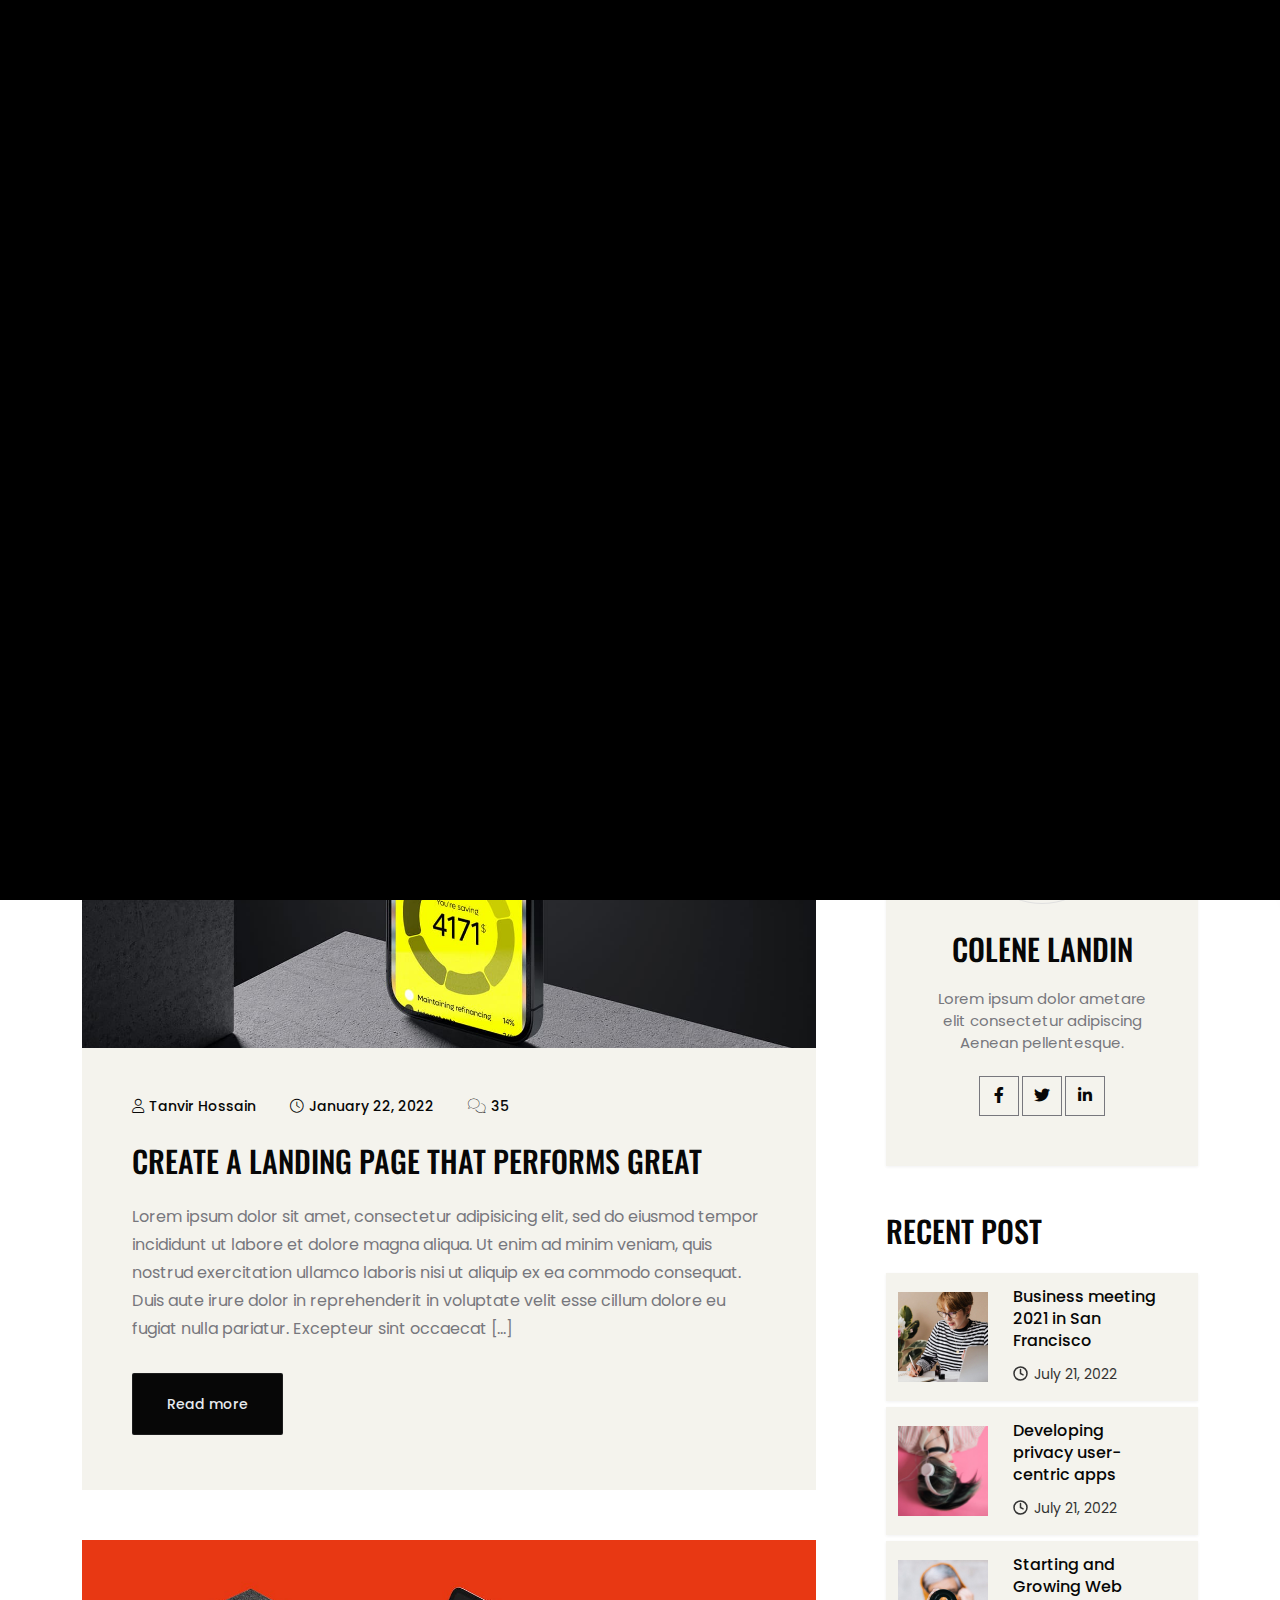
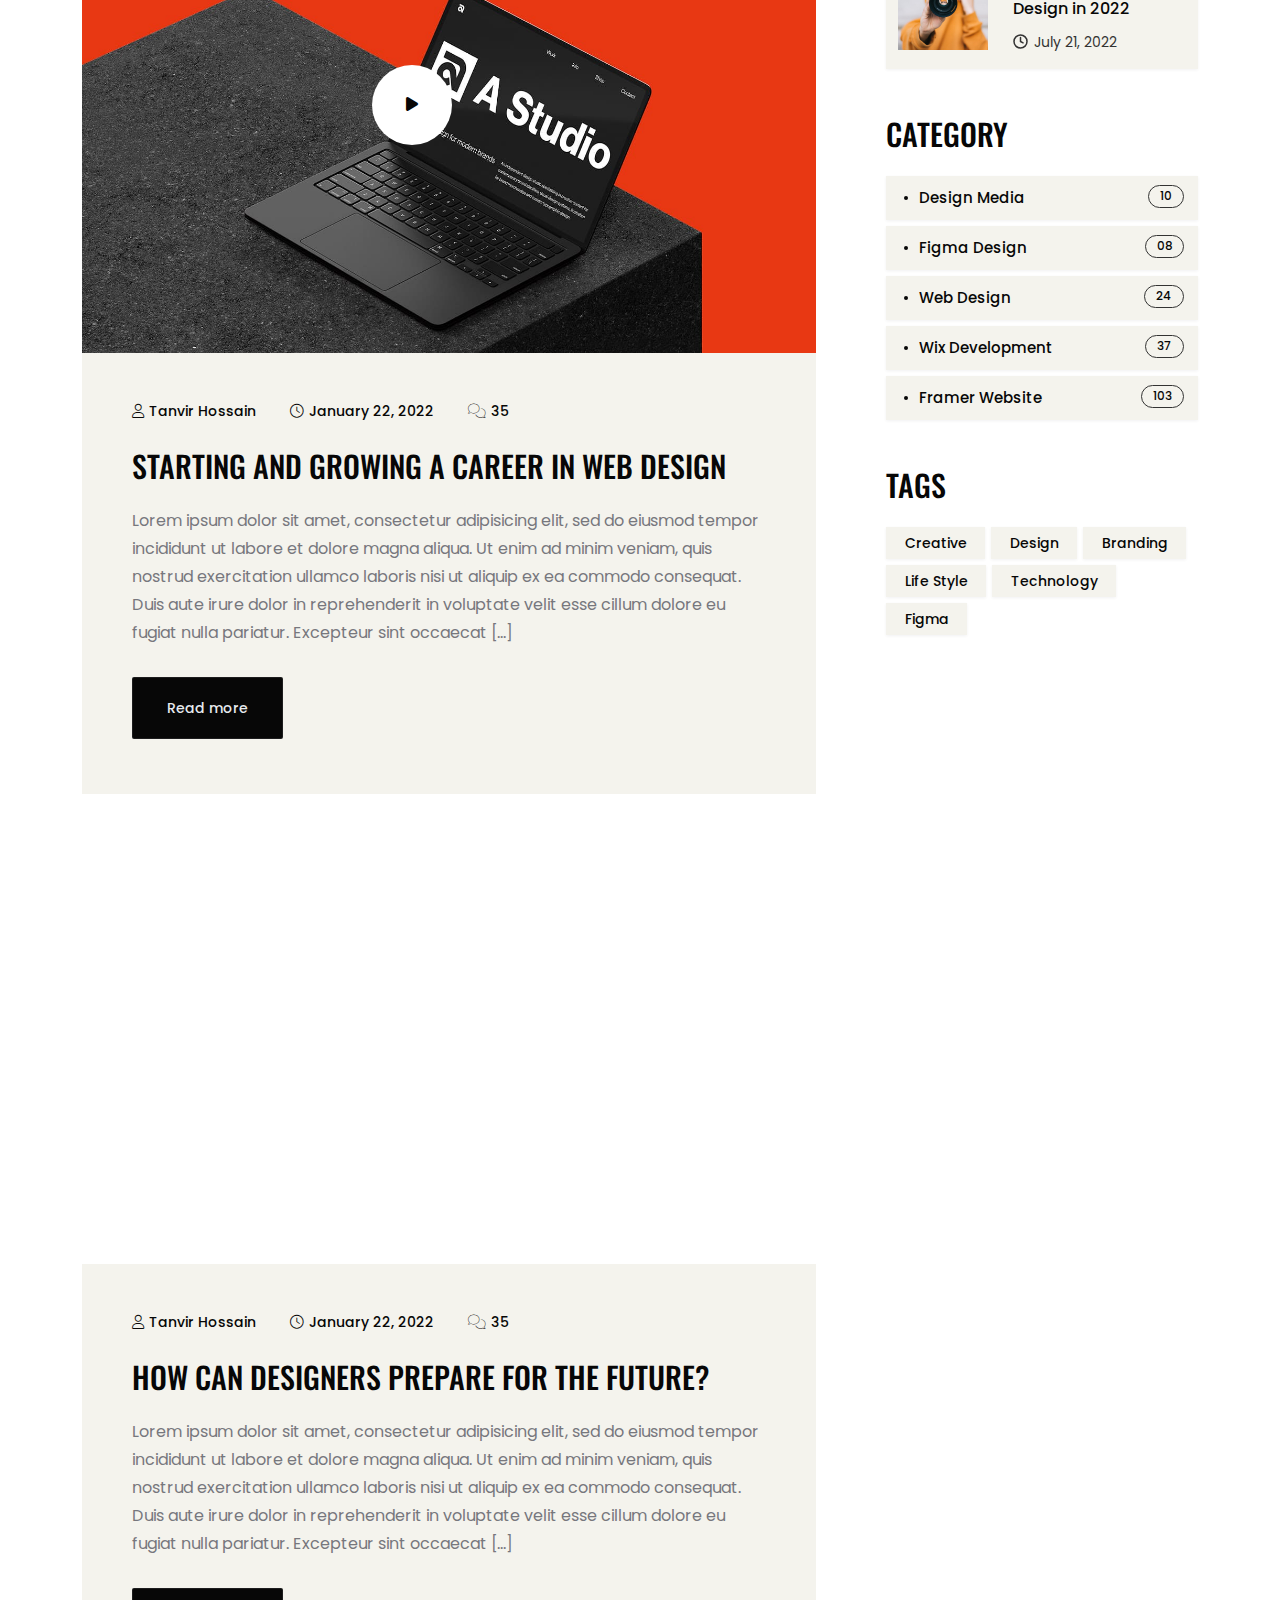
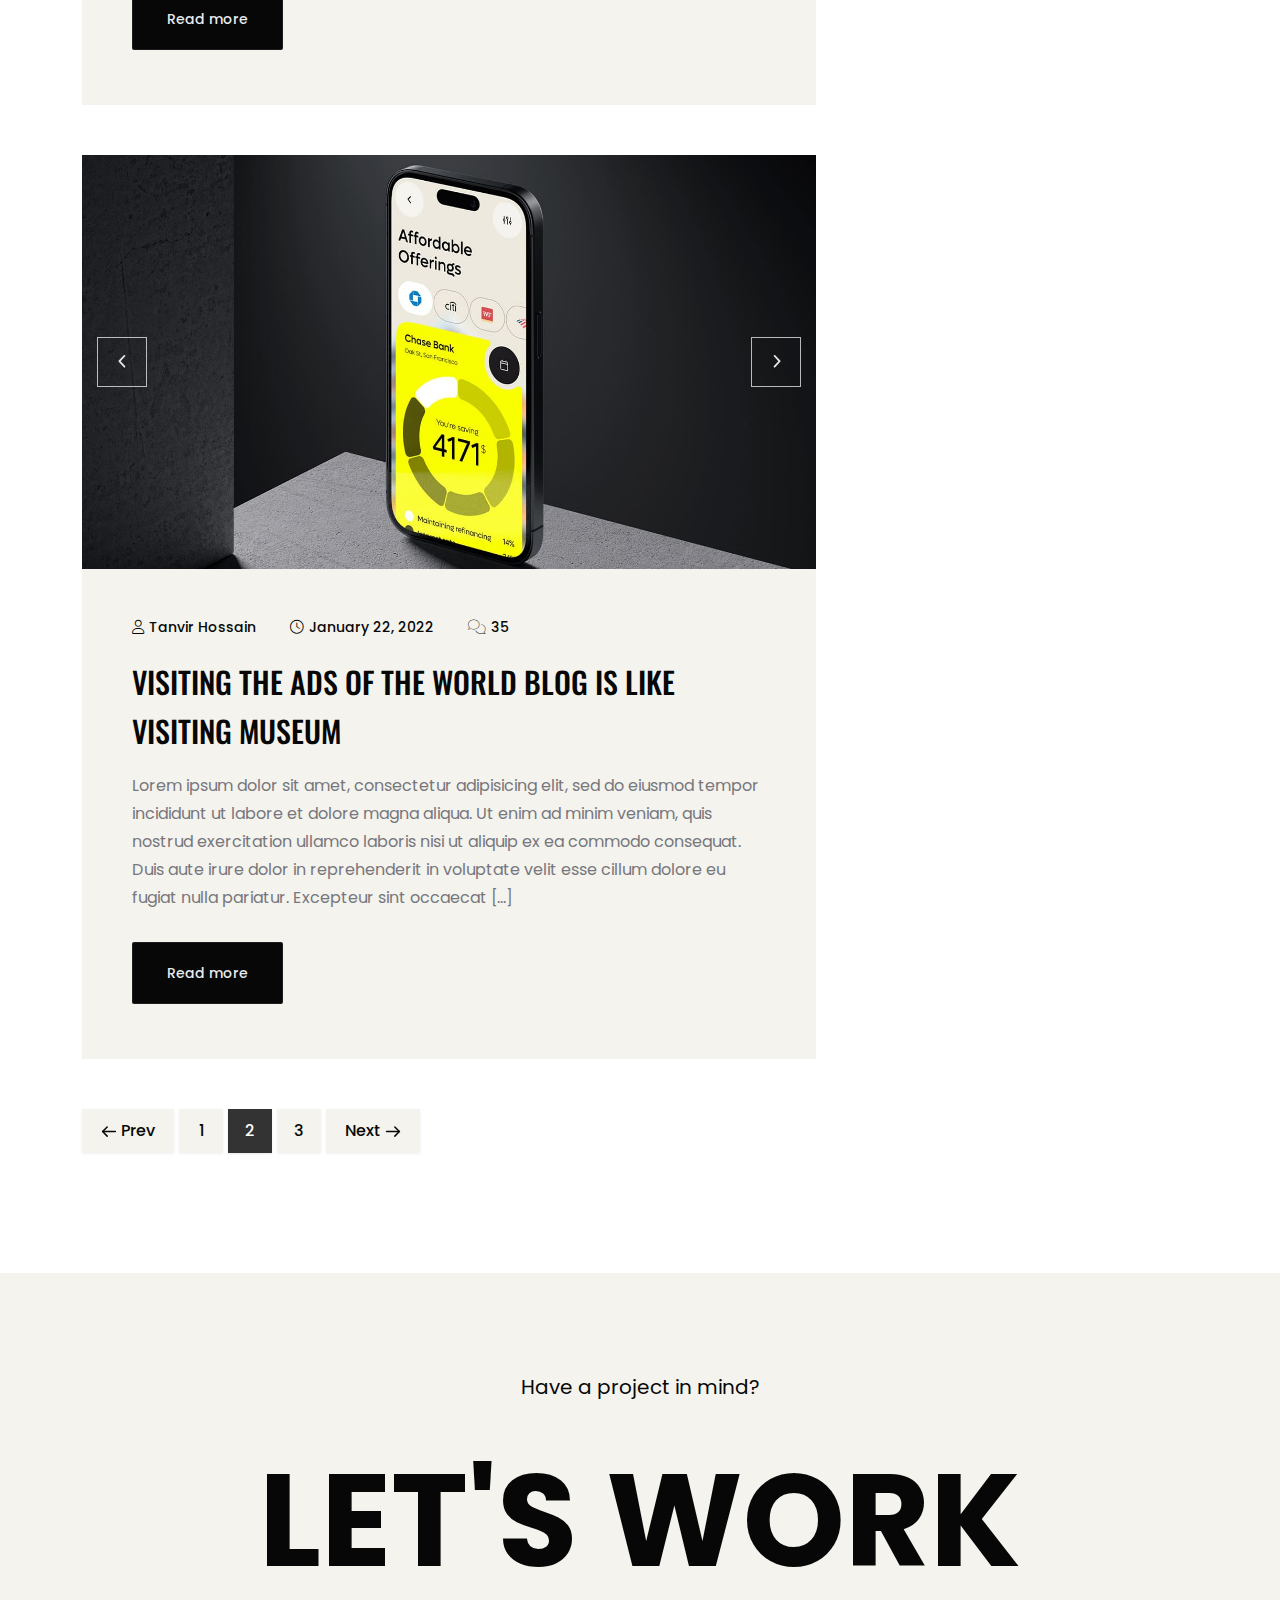
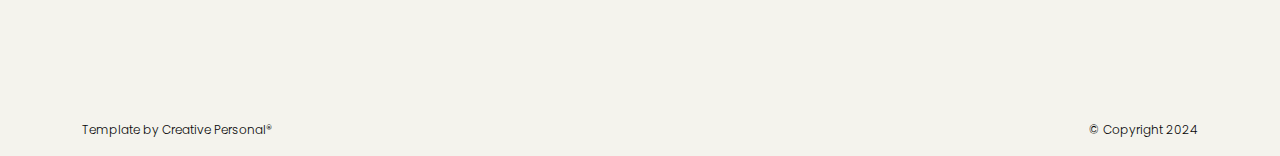
<file: blog.html>
<!DOCTYPE html>
<html lang="en">


<!-- Mirrored from theme.nanoit.biz/tf-nino-demo/blog.html by HTTrack Website Copier/3.x [XR&CO'2014], Mon, 18 Aug 2025 05:41:31 GMT -->
<head>
    <!-- META -->
    <meta charset="utf-8">
    <meta http-equiv="X-UA-Compatible" content="IE=edge">
    <meta name="viewport" content="width=device-width, initial-scale=1">
    <meta name="description" content="Nino - Modern Portfolio Template">
    <meta name="keywords" content="personal, portfolio new, html, one page, bootstrap, new html template, design, creative, onepage, clean, modern">
    <meta name="author" content="Tanvir Hossain">
    <!-- PAGE TITLE -->
    <title>Nino - Modern Portfolio Template</title>
    <link rel="icon" type="image/x-icon" href="assets/images/favicon.png">
    <!-- ALL GOOGLE FONTS -->
    <link rel="preconnect" href="https://fonts.googleapis.com/">
    <link rel="preconnect" href="https://fonts.gstatic.com/" crossorigin>
    <link href="https://fonts.googleapis.com/css2?family=Oswald:wght@200..700&amp;family=Poppins:ital,wght@0,100;0,200;0,300;0,400;0,500;0,600;0,700;0,800;0,900;1,100;1,200;1,300;1,400;1,500;1,600;1,700;1,800;1,900&amp;display=swap" rel="stylesheet">
    <!-- BOOTSTRAP CSS -->
    <link rel="stylesheet" href="assets/css/bootstrap.min.css" />
    <!-- FONT AWESOME CSS -->
    <link rel="stylesheet" href="assets/css/font-awesome-pro.css" />
    <!-- FONT AWESOME CSS -->
    <link rel="stylesheet" href="assets/fonts/remixicon.css" />
    <!-- MAGNIFIC CSS -->
    <link rel="stylesheet" href="assets/css/magnific-popup.css">
    <!-- NICE SELECT CSS -->
    <link rel="stylesheet" href="assets/css/nice-select.min.css" />
    <!-- ANIMATE CSS -->
    <link rel="stylesheet" href="assets/css/animate.min.css" />
    <!-- MOBILE MENU CSS -->
    <link rel="stylesheet" href="assets/css/mobilemenu.css" />
    <!-- SWIPPER CSS -->
    <link rel="stylesheet" href="assets/css/swiper-bundle.css">
    <!-- SPACING CSS -->
    <link rel="stylesheet" href="assets/css/spacing.css" />
    <link rel="stylesheet" href="assets/css/blog.css" />
    <!-- MAIN STYLE CSS -->
    <link rel="stylesheet" href="assets/css/style.css" />
    <!-- RESPONSIVE CSS -->
    <link rel="stylesheet" href="assets/css/responsive.css">
    <!-- HTML5 shim and Respond.js IE8 support of HTML5 elements and media queries -->
    <!-- WARNING: Respond.js doesn't work if you view the page via file:// -->
    <!--[if lt IE 9]>
      <script src="https://oss.maxcdn.com/html5shiv/3.7.2/html5shiv.min.js"></script>
      <script src="https://oss.maxcdn.com/respond/1.4.2/respond.min.js"></script>
    <![endif]-->
</head>

<body>
    <!-- START PRELOADER AREA-->
    <div class="preloader">
        <svg viewbox="0 0 1000 1000" preserveaspectratio="none">
            <path id="preloaderSvg" d="M0,1005S175,995,500,995s500,5,500,5V0H0Z"></path>
        </svg>
        <div class="preloader-heading">
            <div class="load-text">
                <span>L</span>
                <span>o</span>
                <span>a</span>
                <span>d</span>
                <span>i</span>
                <span>n</span>
                <span>g</span>
            </div>
        </div>
    </div>
    <!-- END PRELOADER AREA -->
    <!-- START SCROOL UP DESIGN AREA -->
    <div class="progress-wrap cursor-pointer">
        <i class="ri-arrow-up-s-line"></i>
        <svg class="progress-circle svg-content" width="100%" height="100%" viewBox="-1 -1 102 102">
            <path d="M50,1 a49,49 0 0,1 0,98 a49,49 0 0,1 0,-98" />
        </svg>
    </div>
    <!-- / END SCROOL UP DESIGN AREA -->
    <!-- START MAGIC CURSOR AND BALL AREA-->
    <div id="magic-cursor">
        <div id="ball"></div>
    </div>
    <!-- / END MAGIC CURSOR AND BALL AREA-->
    <!-- START MENU DESIGN AREA-->
    <header class="main-header">
        <div class="header-upper">
            <div class="container">
                <div class="header-inner">
                    <div class="row align-items-center">
                        <div class="col-xl-2 col-lg-2 col-md-6 col-6 col-sm-3">
                            <div class="logo-area">
                                <div class="logo">
                                    <a href="index-2.html"><img src="assets/images/logo.png" alt=""></a>
                                </div>
                            </div>
                        </div>
                        <div class="col-xl-10 col-lg-10 col-md-6 col-6 col-sm-9">
                            <div class="main-menu">
                                <nav id="mobile-menu">
                                    <ul>
                                        <li><a href="index-2.html" class="linkstyle">Home</a></li>
                                        <li><a href="about.html" class="linkstyle">about</a></li>
                                        <li><a href="service.html" class="linkstyle">services</a></li>
                                        <li class="has-dropdown"><a href="projects.html" class="linkstyle">projects</a>
                                            <ul class="sub-menu">
                                                <li><a href="projects.html">Projects List</a></li>
                                                <li><a href="single-project.html">Single Portfolio</a></li>
                                            </ul>
                                        </li>
                                        <li><a href="blog.html" class="linkstyle">Blog</a></li>
                                        <li><a href="contact.html" class="linkstyle">Contact</a></li>
                                    </ul>
                                </nav>
                            </div>
                            <div class="side-menu-icon d-lg-none text-end">
                                <a href="javascript:void(0)" class="info-toggle-btn f-right sidebar-toggle-btn"><i class="fal fa-bars"></i></a>
                            </div>
                        </div>
                    </div>
                </div>
            </div>
        </div>
    </header>
    <!-- // END MENU DESIGN AREA-->
    <!-- START MOBILE MENU DESIGN AREA-->
    <div class="sidebar__area">
        <div class="sidebar__wrapper">
            <div class="sidebar__close">
                <button class="sidebar__close-btn" id="sidebar__close-btn">
                    <i class="fal fa-times"></i>
                </button>
            </div>
            <div class="sidebar__content mt-50 mb-20">
                <div class="mobile-menu fix"></div>
            </div>
        </div>
    </div>
    <div class="body-overlay"></div>
    <!-- // END MOBILE MENU DESIGN AREA-->
    <!-- START SINGLE PAGE DESIGN AREA -->
    <section class="single-page-hero-area">
        <div class="container">
            <div class="row align-items-center text-center">
                <div class="col-lg-12">
                    <h2>Blogs</h2>
                    <div class="breadcrumb__list">
                        <span><a href="#">Home</a></span>
                        <span class="dvdr"><i class="fa-regular fa-angle-right"></i></span>
                        <span>Blog</span>
                    </div>
                </div>
            </div>
        </div>
    </section>
    <!-- // END SINGLE PAGE DESIGN AREA -->
    <!-- postbox area start -->
    <section class="blog-page-area">
        <div class="container">
            <div class="row">
                <div class="col-xxl-8 col-lg-8">
                    <div class="postbox__wrapper">
                        <article class="postbox__item format-image mb-50 transition-3">
                            <div class="postbox__thumb w-img">
                                <a href="blog-details.html">
                                    <img src="assets/images/blog/blog1.jpg" alt="">
                                </a>
                            </div>
                            <div class="postbox__content">
                                <div class="postbox__meta">
                                    <span>
                                        <a href="#"><i class="fa-light fa-user"></i>Tanvir Hossain</a>
                                    </span>
                                    <span>
                                        <a href="#"><i class="fa-light fa-clock"></i>January 22, 2022</a>
                                    </span>
                                    <span>
                                        <a href="#"><i class="fa-sharp fa-thin fa-comments"></i>35</a>
                                    </span>
                                </div>
                                <h3 class="postbox__title">
                                    <a href="blog-details.html">Create a Landing Page That Performs Great</a>
                                </h3>
                                <div class="postbox__text">
                                    <p>Lorem ipsum dolor sit amet, consectetur adipisicing elit, sed do eiusmod tempor incididunt ut labore et dolore magna aliqua. Ut enim ad minim veniam, quis nostrud exercitation ullamco laboris nisi ut aliquip ex ea commodo consequat. Duis aute irure dolor in reprehenderit in voluptate velit esse cillum dolore eu fugiat nulla pariatur. Excepteur sint occaecat […]</p>
                                </div>
                                <div class="postbox__read-more">
                                    <a href="blog-details.html" class="theme-btn">Read more</a>
                                </div>
                            </div>
                        </article>
                        <article class="postbox__item format-video mb-50 transition-3">
                            <div class="postbox__thumb postbox__video w-img p-relative">
                                <a href="blog-details.html">
                                    <img src="assets/images/blog/blog2.jpg" alt="">
                                </a>
                                <a href="https://youtu.be/-WRZI63emjs" class="play-btn pulse-btn popup-video"><i class="fas fa-play"></i></a>
                            </div>
                            <div class="postbox__content">
                                <div class="postbox__meta">
                                    <span>
                                        <a href="#"><i class="fa-light fa-user"></i>Tanvir Hossain</a>
                                    </span>
                                    <span>
                                        <a href="#"><i class="fa-light fa-clock"></i>January 22, 2022</a>
                                    </span>
                                    <span>
                                        <a href="#"><i class="fa-sharp fa-thin fa-comments"></i>35</a>
                                    </span>
                                </div>
                                <h3 class="postbox__title">
                                    <a href="blog-details.html">Starting and Growing a Career in Web Design</a>
                                </h3>
                                <div class="postbox__text">
                                    <p>Lorem ipsum dolor sit amet, consectetur adipisicing elit, sed do eiusmod tempor incididunt ut labore et dolore magna aliqua. Ut enim ad minim veniam, quis nostrud exercitation ullamco laboris nisi ut aliquip ex ea commodo consequat. Duis aute irure dolor in reprehenderit in voluptate velit esse cillum dolore eu fugiat nulla pariatur. Excepteur sint occaecat […]</p>
                                </div>
                                <div class="postbox__read-more">
                                    <a href="blog-details.html" class="theme-btn">Read more</a>
                                </div>
                            </div>
                        </article>
                        <article class="postbox__item format-audio mb-50 transition-3">
                            <div class="postbox__thumb postbox__audio w-img p-relative">
                                <iframe allow="autoplay" src="https://w.soundcloud.com/player/?url=https%3A//api.soundcloud.com/tracks/316547873&amp;color=%23ff5500&amp;auto_play=false&amp;hide_related=false&amp;show_comments=true&amp;show_user=true&amp;show_reposts=false&amp;show_teaser=true&amp;visual=true"></iframe>
                            </div>
                            <div class="postbox__content">
                                <div class="postbox__meta">
                                    <span>
                                        <a href="#"><i class="fa-light fa-user"></i>Tanvir Hossain</a>
                                    </span>
                                    <span>
                                        <a href="#"><i class="fa-light fa-clock"></i>January 22, 2022</a>
                                    </span>
                                    <span>
                                        <a href="#"><i class="fa-sharp fa-thin fa-comments"></i>35</a>
                                    </span>
                                </div>
                                <h3 class="postbox__title">
                                    <a href="blog-details.html">How Can Designers Prepare for the Future?</a>
                                </h3>
                                <div class="postbox__text">
                                    <p>Lorem ipsum dolor sit amet, consectetur adipisicing elit, sed do eiusmod tempor incididunt ut labore et dolore magna aliqua. Ut enim ad minim veniam, quis nostrud exercitation ullamco laboris nisi ut aliquip ex ea commodo consequat. Duis aute irure dolor in reprehenderit in voluptate velit esse cillum dolore eu fugiat nulla pariatur. Excepteur sint occaecat […]</p>
                                </div>
                                <div class="postbox__read-more">
                                    <a href="blog-details.html" class="theme-btn">Read more</a>
                                </div>
                            </div>
                        </article>
                        <article class="postbox__item format-image mb-50 transition-3">
                            <div class="postbox__thumb postbox__slider swiper-container w-img p-relative">
                                <div class="swiper-wrapper">
                                    <div class="postbox__slider-item swiper-slide">
                                        <img src="assets/images/blog/blog1.jpg" alt="">
                                    </div>
                                    <div class="postbox__slider-item swiper-slide">
                                        <img src="assets/images/blog/blog2.jpg" alt="">
                                    </div>
                                    <div class="postbox__slider-item swiper-slide">
                                        <img src="assets/images/blog/blog3.jpg" alt="">
                                    </div>
                                </div>
                                <div class="postbox__nav">
                                    <button class="postbox-slider-button-next"><i class="fa-regular fa-angle-right"></i></button>
                                    <button class="postbox-slider-button-prev"><i class="fa-regular fa-angle-left"></i></button>
                                </div>
                            </div>
                            <div class="postbox__content">
                                <div class="postbox__meta">
                                    <span>
                                        <a href="#"><i class="fa-light fa-user"></i>Tanvir Hossain</a>
                                    </span>
                                    <span>
                                        <a href="#"><i class="fa-light fa-clock"></i>January 22, 2022</a>
                                    </span>
                                    <span>
                                        <a href="#"><i class="fa-sharp fa-thin fa-comments"></i>35</a>
                                    </span>
                                </div>
                                <h3 class="postbox__title">
                                    <a href="blog-details.html">Visiting the Ads of the World blog is like visiting museum</a>
                                </h3>
                                <div class="postbox__text">
                                    <p>Lorem ipsum dolor sit amet, consectetur adipisicing elit, sed do eiusmod tempor incididunt ut labore et dolore magna aliqua. Ut enim ad minim veniam, quis nostrud exercitation ullamco laboris nisi ut aliquip ex ea commodo consequat. Duis aute irure dolor in reprehenderit in voluptate velit esse cillum dolore eu fugiat nulla pariatur. Excepteur sint occaecat […]</p>
                                </div>
                                <div class="postbox__read-more">
                                    <a href="blog-details.html" class="theme-btn">Read more</a>
                                </div>
                            </div>
                        </article>
                        <!-- START PAGINATION DESIGN AREA-->
                        <div class="tp-pagination mt-20">
                            <nav>
                                <ul>
                                    <li>
                                        <a href="blog.html" class="tp-pagination-prev prev page-numbers">
                                            <svg width="16" height="11" viewBox="0 0 16 11" fill="none" xmlns="http://www.w3.org/2000/svg">
                                                <path d="M6.17749 10.105L1.62499 5.55248L6.17749 0.999981" stroke="currentColor" stroke-width="1.5" stroke-miterlimit="10" stroke-linecap="round" stroke-linejoin="round" />
                                                <path d="M14.3767 5.55249L1.75421 5.55249" stroke="currentColor" stroke-width="1.5" stroke-miterlimit="10" stroke-linecap="round" stroke-linejoin="round" />
                                            </svg>
                                            Prev
                                        </a>
                                    </li>
                                    <li>
                                        <a href="blog.html">1</a>
                                    </li>
                                    <li>
                                        <span class="current">2</span>
                                    </li>
                                    <li>
                                        <a href="blog.html">3</a>
                                    </li>
                                    <li>
                                        <a href="blog.html" class="next page-numbers">
                                            Next
                                            <svg width="16" height="11" viewBox="0 0 16 11" fill="none" xmlns="http://www.w3.org/2000/svg">
                                                <path d="M9.82422 1L14.3767 5.5525L9.82422 10.105" stroke="currentColor" stroke-width="1.5" stroke-miterlimit="10" stroke-linecap="round" stroke-linejoin="round" />
                                                <path d="M1.625 5.55249H14.2475" stroke="currentColor" stroke-width="1.5" stroke-miterlimit="10" stroke-linecap="round" stroke-linejoin="round" />
                                            </svg>
                                        </a>
                                    </li>
                                </ul>
                            </nav>
                        </div>
                        <!-- // END PAGINATION DESIGN AREA-->
                    </div>
                </div>
                <div class="col-xxl-4 col-lg-4">
                    <div class="blog_sidebar__wrapper pl-40">
                        <div class="sidebar__widget mb-20">
                            <div class="sidebar__widget-content">
                                <div class="sidebar__search">
                                    <form action="#">
                                        <div class="sidebar__search-input">
                                            <input type="text" placeholder="Enter your keywords...">
                                            <button type="submit">
                                                <svg width="20" height="20" viewBox="0 0 20 20" fill="none" xmlns="http://www.w3.org/2000/svg">
                                                    <path d="M9.55 18.1C14.272 18.1 18.1 14.272 18.1 9.55C18.1 4.82797 14.272 1 9.55 1C4.82797 1 1 4.82797 1 9.55C1 14.272 4.82797 18.1 9.55 18.1Z" stroke="currentColor" stroke-width="1.5" stroke-linecap="round" stroke-linejoin="round" />
                                                    <path d="M19.0002 19.0002L17.2002 17.2002" stroke="currentColor" stroke-width="1.5" stroke-linecap="round" stroke-linejoin="round" />
                                                </svg>
                                            </button>
                                        </div>
                                    </form>
                                </div>
                            </div>
                        </div>
                        <div class="sidebar__widget mb-45">
                            <div class="sidebar__widget-content">
                                <div class="sidebar__author">
                                    <div class="sidebar__author-thumb">
                                        <img src="assets/images/blog/author.jpg" alt="">
                                    </div>
                                    <div class="sidebar__author-content">
                                        <h3 class="sidebar__author-title">Colene Landin</h3>
                                        <p>Lorem ipsum dolor ametare elit consectetur adipiscing Aenean pellentesque.</p>
                                        <div class="sidebar__author-social d-flex align-items-center justify-content-center">
                                            <a href="#"><i class="fa-brands fa-facebook-f"></i></a>
                                            <a href="#"><i class="fa-brands fa-twitter"></i></a>
                                            <a href="#"><i class="fa-brands fa-linkedin-in"></i></a>
                                        </div>
                                    </div>
                                </div>
                            </div>
                        </div>
                        <div class="sidebar__widget mb-45">
                            <h3 class="sidebar__widget-title">Recent Post</h3>
                            <div class="sidebar__widget-content">
                                <div class="sidebar__post">
                                    <div class="rc__post d-flex align-items-center">
                                        <div class="rc__post-thumb">
                                            <a href="blog-details.html"><img src="assets/images/blog/blog-sm-1.jpg" alt=""></a>
                                        </div>
                                        <div class="rc__post-content">
                                            <h3 class="rc__post-title">
                                                <a href="blog-details.html">Business meeting 2021 in San Francisco</a>
                                            </h3>
                                            <div class="rc__meta">
                                                <span>
                                                    <svg width="15" height="15" viewBox="0 0 15 15" fill="none" xmlns="http://www.w3.org/2000/svg">
                                                        <path d="M7.5 14C11.0899 14 14 11.0899 14 7.5C14 3.91015 11.0899 1 7.5 1C3.91015 1 1 3.91015 1 7.5C1 11.0899 3.91015 14 7.5 14Z" stroke="currentColor" stroke-width="1.5" stroke-linecap="round" stroke-linejoin="round" />
                                                        <path d="M7.5 3.59961V7.49961L10.1 8.79961" stroke="currentColor" stroke-width="1.5" stroke-linecap="round" stroke-linejoin="round" />
                                                    </svg>July 21, 2022
                                                </span>
                                            </div>
                                        </div>
                                    </div>
                                    <div class="rc__post d-flex align-items-center">
                                        <div class="rc__post-thumb">
                                            <a href="blog-details.html"><img src="assets/images/blog/blog-sm-2.jpg" alt=""></a>
                                        </div>
                                        <div class="rc__post-content">
                                            <h3 class="rc__post-title">
                                                <a href="blog-details.html">Developing privacy user-centric apps</a>
                                            </h3>
                                            <div class="rc__meta">
                                                <span>
                                                    <svg width="15" height="15" viewBox="0 0 15 15" fill="none" xmlns="http://www.w3.org/2000/svg">
                                                        <path d="M7.5 14C11.0899 14 14 11.0899 14 7.5C14 3.91015 11.0899 1 7.5 1C3.91015 1 1 3.91015 1 7.5C1 11.0899 3.91015 14 7.5 14Z" stroke="currentColor" stroke-width="1.5" stroke-linecap="round" stroke-linejoin="round" />
                                                        <path d="M7.5 3.59961V7.49961L10.1 8.79961" stroke="currentColor" stroke-width="1.5" stroke-linecap="round" stroke-linejoin="round" />
                                                    </svg>July 21, 2022
                                                </span>
                                            </div>
                                        </div>
                                    </div>
                                    <div class="rc__post d-flex align-items-center">
                                        <div class="rc__post-thumb">
                                            <a href="blog-details.html"><img src="assets/images/blog/blog-sm-3.jpg" alt=""></a>
                                        </div>
                                        <div class="rc__post-content">
                                            <h3 class="rc__post-title">
                                                <a href="blog-details.html">Starting and Growing Web Design in 2022</a>
                                            </h3>
                                            <div class="rc__meta">
                                                <span>
                                                    <svg width="15" height="15" viewBox="0 0 15 15" fill="none" xmlns="http://www.w3.org/2000/svg">
                                                        <path d="M7.5 14C11.0899 14 14 11.0899 14 7.5C14 3.91015 11.0899 1 7.5 1C3.91015 1 1 3.91015 1 7.5C1 11.0899 3.91015 14 7.5 14Z" stroke="currentColor" stroke-width="1.5" stroke-linecap="round" stroke-linejoin="round" />
                                                        <path d="M7.5 3.59961V7.49961L10.1 8.79961" stroke="currentColor" stroke-width="1.5" stroke-linecap="round" stroke-linejoin="round" />
                                                    </svg>July 21, 2022
                                                </span>
                                            </div>
                                        </div>
                                    </div>
                                </div>
                            </div>
                        </div>
                        <div class="sidebar__widget mb-45">
                            <h3 class="sidebar__widget-title">Category</h3>
                            <div class="sidebar__widget-content">
                                <ul>
                                    <li><a href="blog.html">Design Media <span>10</span></a></li>
                                    <li><a href="blog.html">Figma Design <span>08</span></a></li>
                                    <li><a href="blog.html">Web Design <span>24</span></a></li>
                                    <li><a href="blog.html">Wix Development <span>37</span></a></li>
                                    <li><a href="blog.html">Framer Website <span>103</span></a></li>
                                </ul>
                            </div>
                        </div>
                        <div class="sidebar__widget mb-40">
                            <h3 class="sidebar__widget-title">Tags</h3>
                            <div class="sidebar__widget-content">
                                <div class="tagcloud">
                                    <a href="#">Creative</a>
                                    <a href="#">Design</a>
                                    <a href="#">Branding</a>
                                    <a href="#">Life Style</a>
                                    <a href="#">Technology</a>
                                    <a href="#">Figma</a>
                                </div>
                            </div>
                        </div>
                    </div>
                </div>
            </div>
        </div>
    </section>
    <!-- postbox area end -->
    <!-- START FOOTER DESIGN AREA -->
    <footer class="main-footer">
        <div class="container">
            <div class="row">
                <div class="col-lg-12">
                    <div class="footer-top">
                        <p> Have a project in mind?</p>
                        <h2><a href="mailto:hello@websitename.com">let's work</a></h2>
                    </div>
                </div>
            </div>
            <div class="row">
                <div class="col-lg-6 col-sm-6">
                    <p class="copy-left-text">Template by <a href="https://themeforest.net/user/creativepersonal/portfolio">Creative Personal®</a></p>
                </div>
                <div class="col-lg-6 col-sm-6">
                    <p class="copy-right-text">&copy; Copyright 2024</p>
                </div>
            </div>
        </div>
    </footer>
    <!-- / END FOOTER DESIGN AREA -->
    <!-- JQUERY JS -->
    <script src="assets/js/jquery-3.6.0.min.js"></script>
    <!-- BOOTSTRAP JS-->
    <script src="assets/js/bootstrap.min.js"></script>
    <!-- APPEAR JS -->
    <script src="assets/js/appear.min.js"></script>
    <!-- MAGNIFICANT JS -->
    <script src="assets/js/jquery.magnific-popup.min.js"></script>
    <!-- MOBILE MENU JS-->
    <script src="assets/js/mobilemenu.js"></script>
    <!-- GSAP AND LOCOMOTIV JS-->
    <script src="assets/js/gsap.min.js"></script>
    <script src="assets/js/ScrollTrigger.min.js"></script>
    <script src="assets/js/lenis.js"></script>
    <!-- SWIPPER JS-->
    <script src="assets/js/swiper-bundle.js"></script>
    <!-- NICE SELECT JS-->
    <script src="assets/js/jquery.nice-select.min.js"></script>
    <!-- IMAGE LOADER JS-->
    <script src="assets/js/imagesloaded.pkgd.min.js"></script>
    <!-- ISOTOPE JS-->
    <script src="assets/js/isotope.pkgd.min.js"></script>
    <!--  WOW ANIMATION JS-->
    <script src="assets/js/wow.min.js"></script>
    <!-- SCRIPT JS-->
    <script src="assets/js/script.js"></script>
</body>


<!-- Mirrored from theme.nanoit.biz/tf-nino-demo/blog.html by HTTrack Website Copier/3.x [XR&CO'2014], Mon, 18 Aug 2025 05:41:33 GMT -->
</html>
</file>
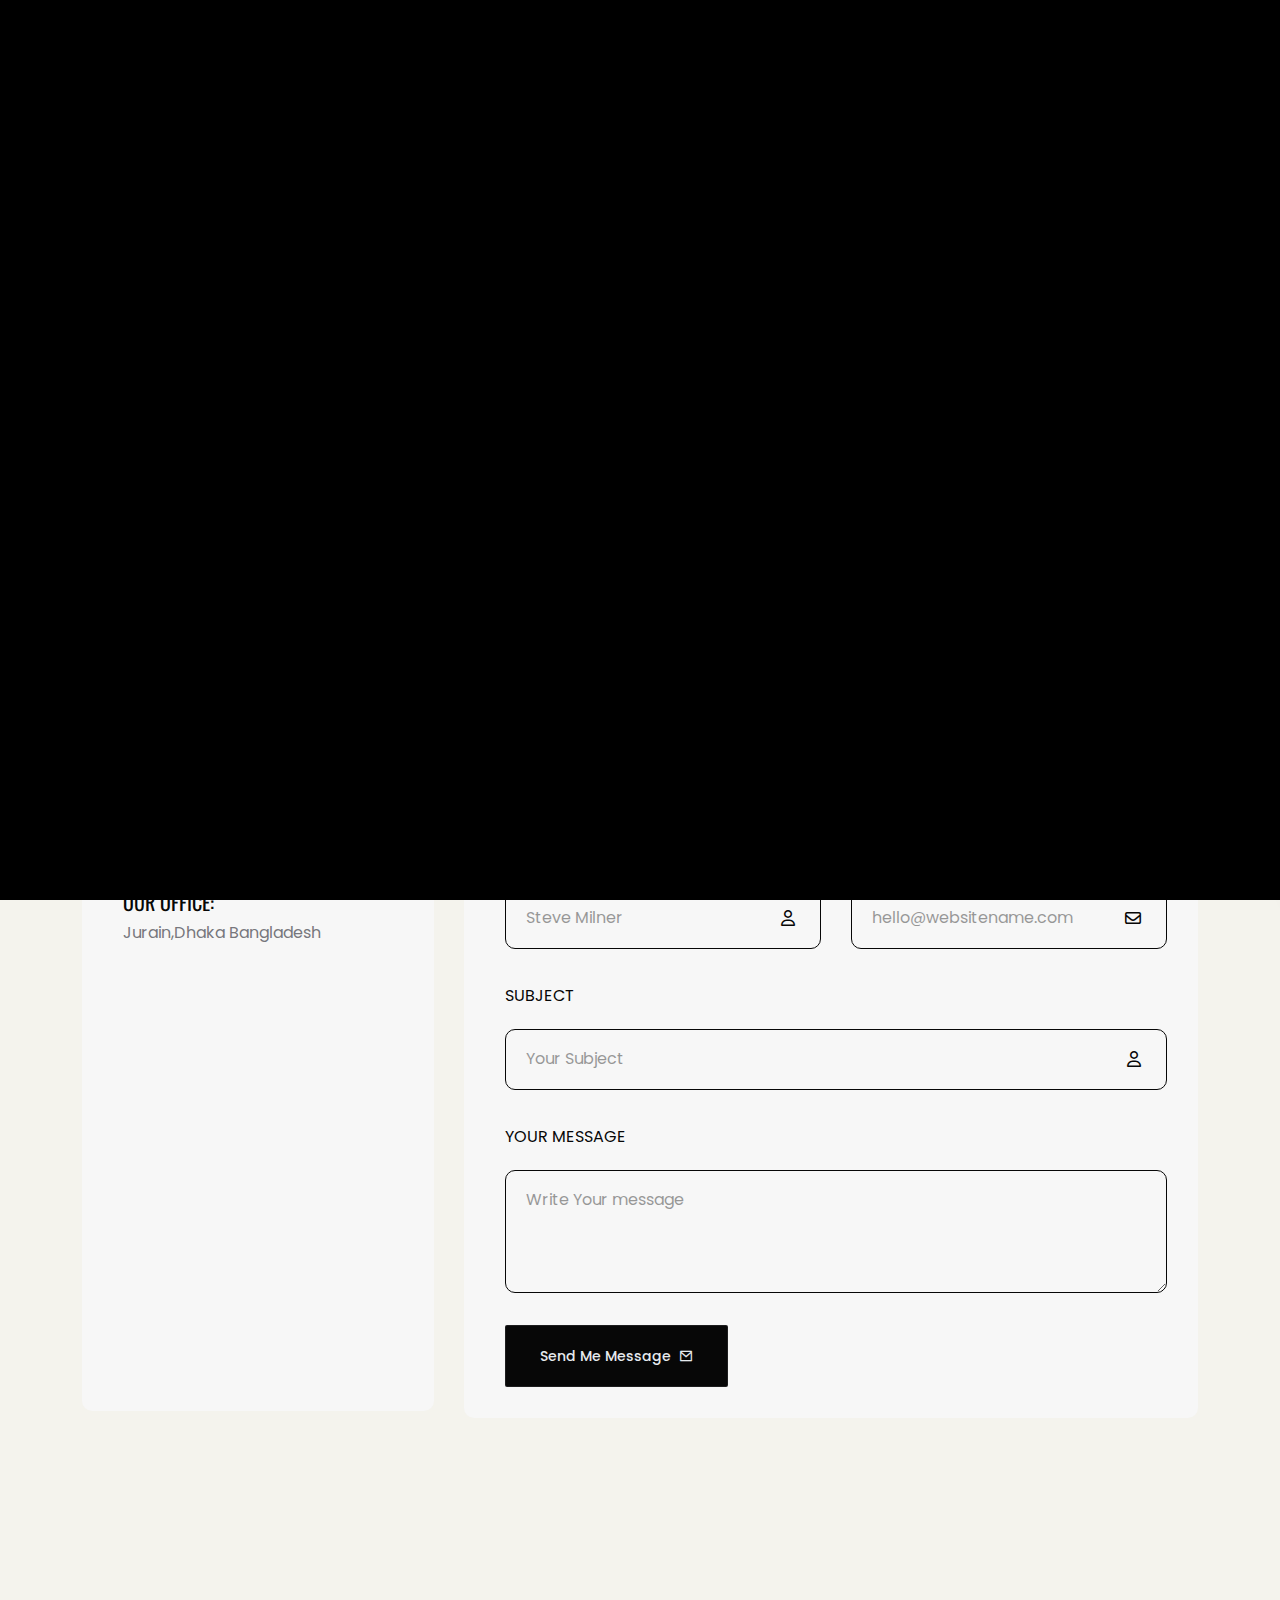
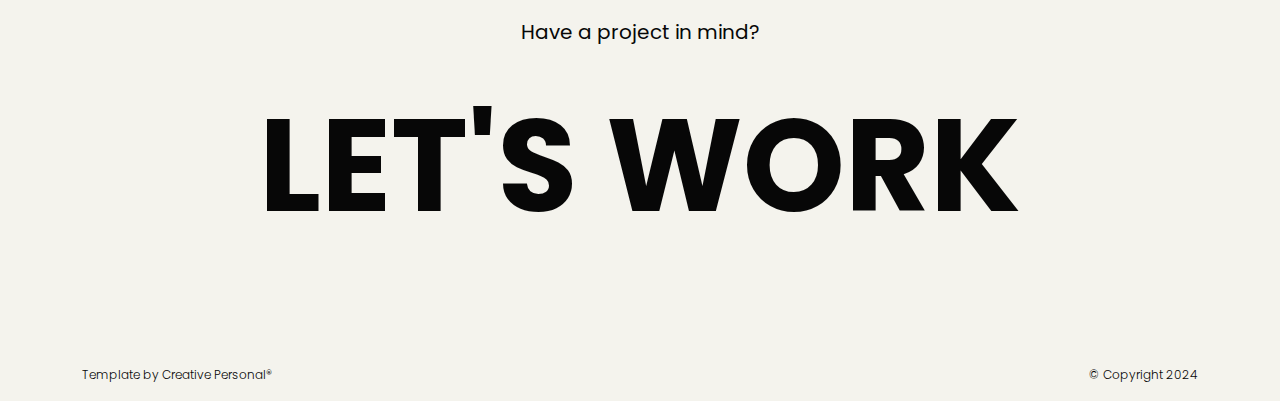
<file: contact.html>
<!DOCTYPE html>
<html lang="en">


<!-- Mirrored from theme.nanoit.biz/tf-nino-demo/contact.html by HTTrack Website Copier/3.x [XR&CO'2014], Mon, 18 Aug 2025 05:41:33 GMT -->
<head>
    <!-- META -->
    <meta charset="utf-8">
    <meta http-equiv="X-UA-Compatible" content="IE=edge">
    <meta name="viewport" content="width=device-width, initial-scale=1">
    <meta name="description" content="Nino - Modern Portfolio Template">
    <meta name="keywords" content="personal, portfolio new, html, one page, bootstrap, new html template, design, creative, onepage, clean, modern">
    <meta name="author" content="Tanvir Hossain">
    <!-- PAGE TITLE -->
    <title>Nino - Modern Portfolio Template</title>
    <link rel="icon" type="image/x-icon" href="assets/images/favicon.png">
    <!-- ALL GOOGLE FONTS -->
    <link rel="preconnect" href="https://fonts.googleapis.com/">
    <link rel="preconnect" href="https://fonts.gstatic.com/" crossorigin>
    <link href="https://fonts.googleapis.com/css2?family=Oswald:wght@200..700&amp;family=Poppins:ital,wght@0,100;0,200;0,300;0,400;0,500;0,600;0,700;0,800;0,900;1,100;1,200;1,300;1,400;1,500;1,600;1,700;1,800;1,900&amp;display=swap" rel="stylesheet">
    <!-- BOOTSTRAP CSS -->
    <link rel="stylesheet" href="assets/css/bootstrap.min.css" />
    <!-- FONT AWESOME CSS -->
    <link rel="stylesheet" href="assets/css/font-awesome-pro.css" />
    <!-- FONT AWESOME CSS -->
    <link rel="stylesheet" href="assets/fonts/remixicon.css" />
    <!-- MAGNIFIC CSS -->
    <link rel="stylesheet" href="assets/css/magnific-popup.css">
    <!-- NICE SELECT CSS -->
    <link rel="stylesheet" href="assets/css/nice-select.min.css" />
    <!-- ANIMATE CSS -->
    <link rel="stylesheet" href="assets/css/animate.min.css" />
    <!-- MOBILE MENU CSS -->
    <link rel="stylesheet" href="assets/css/mobilemenu.css" />
    <!-- SLICK CSS -->
    <link rel="stylesheet" href="assets/css/slick.min.html" />
    <!-- SPACING CSS -->
    <link rel="stylesheet" href="assets/css/spacing.css" />
    <!-- MAIN STYLE CSS -->
    <link rel="stylesheet" href="assets/css/style.css" />
    <!-- RESPONSIVE CSS -->
    <link rel="stylesheet" href="assets/css/responsive.css">
    <!-- HTML5 shim and Respond.js IE8 support of HTML5 elements and media queries -->
    <!-- WARNING: Respond.js doesn't work if you view the page via file:// -->
    <!--[if lt IE 9]>
      <script src="https://oss.maxcdn.com/html5shiv/3.7.2/html5shiv.min.js"></script>
      <script src="https://oss.maxcdn.com/respond/1.4.2/respond.min.js"></script>
    <![endif]-->
</head>

<body>
    <!-- START PRELOADER AREA-->
    <div class="preloader">
        <svg viewbox="0 0 1000 1000" preserveaspectratio="none">
            <path id="preloaderSvg" d="M0,1005S175,995,500,995s500,5,500,5V0H0Z"></path>
        </svg>
        <div class="preloader-heading">
            <div class="load-text">
                <span>L</span>
                <span>o</span>
                <span>a</span>
                <span>d</span>
                <span>i</span>
                <span>n</span>
                <span>g</span>
            </div>
        </div>
    </div>
    <!-- END PRELOADER AREA -->
    <!-- START SCROOL UP DESIGN AREA -->
    <div class="progress-wrap cursor-pointer">
        <i class="ri-arrow-up-s-line"></i>
        <svg class="progress-circle svg-content" width="100%" height="100%" viewBox="-1 -1 102 102">
            <path d="M50,1 a49,49 0 0,1 0,98 a49,49 0 0,1 0,-98" />
        </svg>
    </div>
    <!-- / END SCROOL UP DESIGN AREA -->
    <!-- START MAGIC CURSOR AND BALL AREA-->
    <div id="magic-cursor">
        <div id="ball"></div>
    </div>
    <!-- / END MAGIC CURSOR AND BALL AREA-->
    <!-- START MENU DESIGN AREA-->
    <header class="main-header">
        <div class="header-upper">
            <div class="container">
                <div class="header-inner">
                    <div class="row align-items-center">
                        <div class="col-xl-2 col-lg-2 col-md-6 col-6 col-sm-3">
                            <div class="logo-area">
                                <div class="logo">
                                    <a href="index-2.html"><img src="assets/images/logo.png" alt=""></a>
                                </div>
                            </div>
                        </div>
                        <div class="col-xl-10 col-lg-10 col-md-6 col-6 col-sm-9">
                            <div class="main-menu">
                                <nav id="mobile-menu">
                                    <ul>
                                        <li><a href="index-2.html" class="linkstyle">Home</a></li>
                                        <li><a href="about.html" class="linkstyle">about</a></li>
                                        <li><a href="service.html" class="linkstyle">services</a></li>
                                        <li class="has-dropdown"><a href="projects.html" class="linkstyle">projects</a>
                                            <ul class="sub-menu">
                                                <li><a href="projects.html">Projects List</a></li>
                                                <li><a href="single-project.html">Single Portfolio</a></li>
                                            </ul>
                                        </li>
                                        <li><a href="blog.html" class="linkstyle">Blog</a></li>
                                        <li><a href="contact.html" class="linkstyle">Contact</a></li>
                                    </ul>
                                </nav>
                            </div>
                            <div class="side-menu-icon d-lg-none text-end">
                                <a href="javascript:void(0)" class="info-toggle-btn f-right sidebar-toggle-btn"><i class="fal fa-bars"></i></a>
                            </div>
                        </div>
                    </div>
                </div>
            </div>
        </div>
    </header>
    <!-- // END MENU DESIGN AREA-->
    <!-- START MOBILE MENU DESIGN AREA-->
    <div class="sidebar__area">
        <div class="sidebar__wrapper">
            <div class="sidebar__close">
                <button class="sidebar__close-btn" id="sidebar__close-btn">
                    <i class="fal fa-times"></i>
                </button>
            </div>
            <div class="sidebar__content mt-50 mb-20">
                <div class="mobile-menu fix"></div>
            </div>
        </div>
    </div>
    <div class="body-overlay"></div>
    <!-- // END MOBILE MENU DESIGN AREA-->
    <!-- START SINGLE PAGE DESIGN AREA -->
    <section class="single-page-hero-area">
        <div class="container">
            <div class="row align-items-center">
                <div class="col-lg-12">
                    <h2>Say Hello</h2>
                    <p>Fill out the form below to get in touch with me. I'm always excited to hear about new opportunities and I'll do my best to respond to your inquiry within 24 hours.</p>
                </div>
            </div>
        </div>
    </section>
    <!-- // END SINGLE PAGE DESIGN AREA -->
    <!-- START CONTACT DESIGN AREA -->
    <section id="contact" class="contact-area">
        <div class="container">
            <div class="row">
                <div class="col-xl-12 col-lg-12">
                    <div class="section-title section-black-title wow fadeInUp delay-0-2s">
                        <h2>Contact Me</h2>
                    </div>
                </div>
            </div>
            <div class="row">
                <div class="col-lg-4">
                    <div class="contact-content-part  wow fadeInUp delay-0-2s">
                        <!-- START CONTACT SINGLEDESIGN AREA -->
                        <div class="single-contact wow fadeInUp" data-wow-delay=".2s">
                            <span class="circle-btn">
                                <i class="ri-map-pin-line"></i>
                            </span>
                            <h2>our office:</h2>
                            <p>Jurain,Dhaka Bangladesh</p>
                        </div>
                        <!-- / END CONTACT SINGLEDESIGN AREA -->
                        <!-- START CONTACT SINGLEDESIGN AREA -->
                        <div class="single-contact wow fadeInUp" data-wow-delay=".4s">
                            <span class="circle-btn">
                                <i class="ri-headphone-line"></i>
                            </span>
                            <h2>contact number:</h2>
                            <p>+1234321321</p>
                        </div>
                        <!-- / END CONTACT SINGLEDESIGN AREA -->
                        <!-- START CONTACT SINGLEDESIGN AREA -->
                        <div class="single-contact wow fadeInUp" data-wow-delay=".6s">
                            <span class="circle-btn">
                                <i class="ri-mail-line"></i>
                            </span>
                            <h2>Email us:</h2>
                            <p>websitename@mail.com</p>
                        </div>
                        <!-- / END CONTACT SINGLEDESIGN AREA -->
                        <!-- START CONTACT SINGLEDESIGN AREA -->
                        <div class="single-contact wow fadeInUp" data-wow-delay=".6s">
                            <h2>Socials</h2>
                            <div class="about-social">
                            <ul>
                                <li><a href="#"><i class="ri-facebook-circle-fill"></i></a></li>
                                <li><a href="#"><i class="ri-twitter-x-line"></i></a></li>
                                <li><a href="#"><i class="ri-linkedin-fill"></i></a></li>
                                <li><a href="#"><i class="ri-github-line"></i></a></li>
                            </ul>
                        </div>
                        </div>
                        <!-- / END CONTACT SINGLEDESIGN AREA -->
                    </div>
                </div>
                <!-- START CONTACT FORM DESIGN AREA -->
                <div class="col-lg-8">
                    <div class="contact-form contact-form-area wow fadeInUp delay-0-4s">
                        <form id="contactForm" class="contact-form" action="#" method="post">
                            <div class="row">
                                <div class="col-md-6">
                                    <div class="form-group">
                                        <label for="name">Full Name</label>
                                        <input type="text" id="name" class="form-control" value="" placeholder="Steve Milner" required="" data-error="Please enter your Name" />
                                        <label for="name" class="for-icon"><i class="far fa-user"></i></label>
                                        <div class="help-block with-errors"></div>
                                    </div>
                                </div>
                                <div class="col-md-6">
                                    <div class="form-group">
                                        <label for="email">Email Address</label>
                                        <input type="email" id="email" class="form-control" value="" placeholder="hello@websitename.com" required="" data-error="Please enter your Email" />
                                        <label for="email" class="for-icon"><i class="far fa-envelope"></i></label>
                                        <div class="help-block with-errors"></div>
                                    </div>
                                </div>
                                <div class="col-md-12">
                                    <div class="form-group">
                                        <label for="name">Subject</label>
                                        <input type="text" id="subject" class="form-control" value="" placeholder="Your Subject" required="" data-error="Please enter your Name" />
                                        <label for="name" class="for-icon"><i class="far fa-user"></i></label>
                                        <div class="help-block with-errors"></div>
                                    </div>
                                </div>
                                <div class="col-md-12">
                                    <div class="form-group">
                                        <label for="message">Your Message</label>
                                        <textarea name="message" id="message" class="form-control" rows="4" placeholder="Write Your message" required="" data-error="Please Write your Message"></textarea>
                                        <div class="help-block with-errors"></div>
                                    </div>
                                </div>
                                <div class="col-md-12">
                                    <div class="form-group mb-0">
                                        <button type="submit" class="theme-btn">
                                            Send Me Message <i class="ri-mail-line"></i>
                                        </button>
                                        <div id="msgSubmit" class="hidden"></div>
                                    </div>
                                </div>
                                <div class="col-md-12 text-center">
                                    <p class="input-success">We have received your mail, We will get back to you soon!</p>
                                    <p class="input-error">Sorry, Message could not send! Please try again.</p>
                                </div>
                            </div>
                        </form>
                    </div>
                </div>
                <!-- / END CONTACT FORM DESIGN AREA -->
            </div>
        </div>
    </section>
    <!-- / END CONTACT DESIGN AREA -->
    <!-- START FOOTER DESIGN AREA -->
    <footer class="main-footer">
        <div class="container">
            <div class="row">
                <div class="col-lg-12">
                    <div class="footer-top">
                        <p> Have a project in mind?</p>
                        <h2><a href="mailto:hello@websitename.com">let's work</a></h2>
                    </div>
                </div>
            </div>
            <div class="row">
                <div class="col-lg-6 col-sm-6">
                    <p class="copy-left-text">Template by <a href="https://themeforest.net/user/creativepersonal/portfolio">Creative Personal®</a></p>
                </div>
                <div class="col-lg-6 col-sm-6">
                    <p class="copy-right-text">&copy; Copyright 2024</p>
                </div>
            </div>
        </div>
    </footer>
    <!-- / END FOOTER DESIGN AREA -->
    <!-- JQUERY JS -->
    <script src="assets/js/jquery-3.6.0.min.js"></script>
    <!-- BOOTSTRAP JS-->
    <script src="assets/js/bootstrap.min.js"></script>
    <!-- APPEAR JS -->
    <script src="assets/js/appear.min.js"></script>
    <!-- MAGNIFICANT JS -->
    <script src="assets/js/jquery.magnific-popup.min.js"></script>
    <!-- MOBILE MENU JS-->
    <script src="assets/js/mobilemenu.js"></script>
    <!-- GSAP AND LOCOMOTIV JS-->
    <script src="assets/js/gsap.min.js"></script>
    <script src="assets/js/ScrollTrigger.min.js"></script>
    <script src="assets/js/lenis.js"></script>
    <!-- SWIPPER JS-->
    <script src="assets/js/swiper-bundle.js"></script>
    <!-- NICE SELECT JS-->
    <script src="assets/js/jquery.nice-select.min.js"></script>
    <!-- IMAGE LOADER JS-->
    <script src="assets/js/imagesloaded.pkgd.min.js"></script>
    <!-- ISOTOPE JS-->
    <script src="assets/js/isotope.pkgd.min.js"></script>
    <!--  WOW ANIMATION JS-->
    <script src="assets/js/wow.min.js"></script>
    <!-- SCRIPT JS-->
    <script src="assets/js/script.js"></script>
</body>


<!-- Mirrored from theme.nanoit.biz/tf-nino-demo/contact.html by HTTrack Website Copier/3.x [XR&CO'2014], Mon, 18 Aug 2025 05:41:33 GMT -->
</html>
</file>
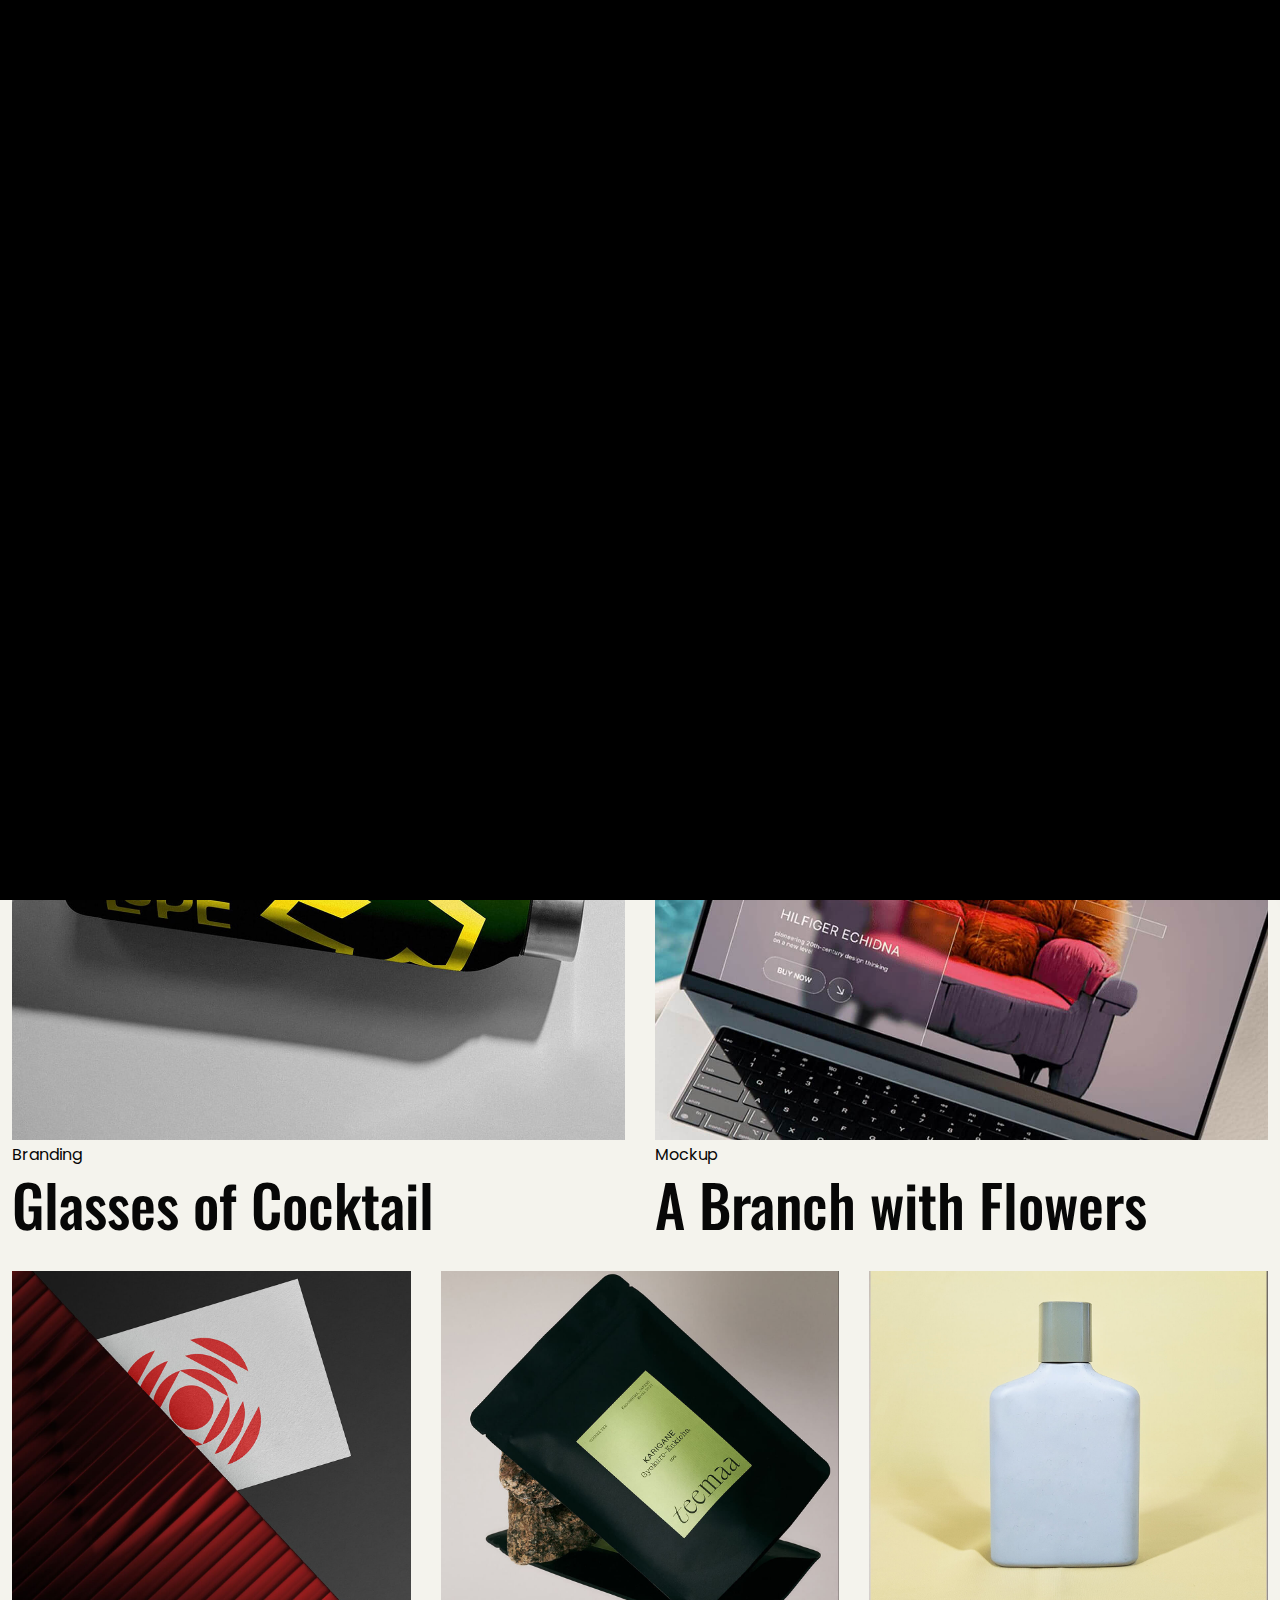
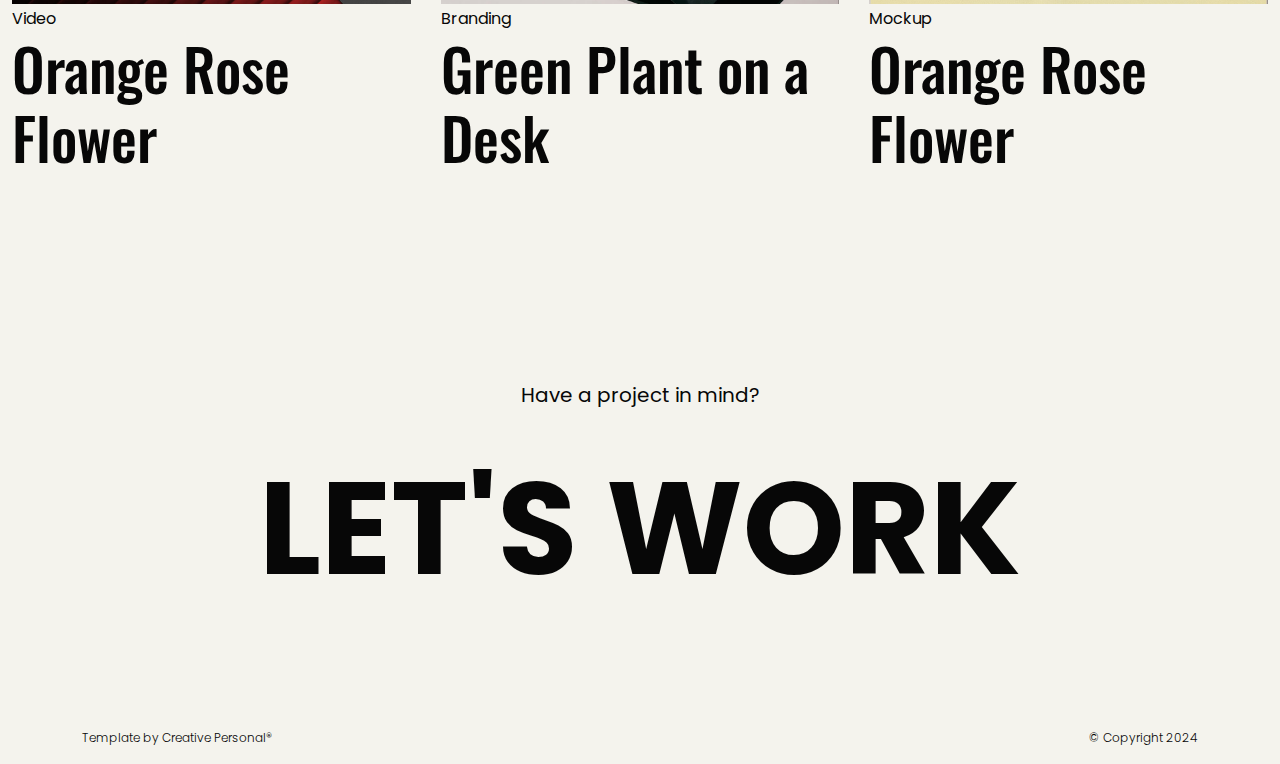
<file: projects.html>
<!DOCTYPE html>
<html lang="en">


<!-- Mirrored from theme.nanoit.biz/tf-nino-demo/projects.html by HTTrack Website Copier/3.x [XR&CO'2014], Mon, 18 Aug 2025 05:41:31 GMT -->
<head>
    <!-- META -->
    <meta charset="utf-8">
    <meta http-equiv="X-UA-Compatible" content="IE=edge">
    <meta name="viewport" content="width=device-width, initial-scale=1">
    <meta name="description" content="Nino - Modern Portfolio Template">
    <meta name="keywords" content="personal, portfolio new, html, one page, bootstrap, new html template, design, creative, onepage, clean, modern">
    <meta name="author" content="Tanvir Hossain">
    <!-- PAGE TITLE -->
    <title>Nino - Modern Portfolio Template</title>
    <link rel="icon" type="image/x-icon" href="assets/images/favicon.png">
    <!-- ALL GOOGLE FONTS -->
    <link rel="preconnect" href="https://fonts.googleapis.com/">
    <link rel="preconnect" href="https://fonts.gstatic.com/" crossorigin>
    <link href="https://fonts.googleapis.com/css2?family=Oswald:wght@200..700&amp;family=Poppins:ital,wght@0,100;0,200;0,300;0,400;0,500;0,600;0,700;0,800;0,900;1,100;1,200;1,300;1,400;1,500;1,600;1,700;1,800;1,900&amp;display=swap" rel="stylesheet">
    <!-- BOOTSTRAP CSS -->
    <link rel="stylesheet" href="assets/css/bootstrap.min.css" />
    <!-- FONT AWESOME CSS -->
    <link rel="stylesheet" href="assets/css/font-awesome-pro.css" />
    <!-- FONT AWESOME CSS -->
    <link rel="stylesheet" href="assets/fonts/remixicon.css" />
    <!-- MAGNIFIC CSS -->
    <link rel="stylesheet" href="assets/css/magnific-popup.css">
    <!-- NICE SELECT CSS -->
    <link rel="stylesheet" href="assets/css/nice-select.min.css" />
    <!-- ANIMATE CSS -->
    <link rel="stylesheet" href="assets/css/animate.min.css" />
    <!-- MOBILE MENU CSS -->
    <link rel="stylesheet" href="assets/css/mobilemenu.css" />
    <!-- SLICK CSS -->
    <link rel="stylesheet" href="assets/css/slick.min.html" />
    <!-- SPACING CSS -->
    <link rel="stylesheet" href="assets/css/spacing.css" />
    <!-- MAIN STYLE CSS -->
    <link rel="stylesheet" href="assets/css/style.css" />
    <!-- RESPONSIVE CSS -->
    <link rel="stylesheet" href="assets/css/responsive.css">
    <!-- HTML5 shim and Respond.js IE8 support of HTML5 elements and media queries -->
    <!-- WARNING: Respond.js doesn't work if you view the page via file:// -->
    <!--[if lt IE 9]>
      <script src="https://oss.maxcdn.com/html5shiv/3.7.2/html5shiv.min.js"></script>
      <script src="https://oss.maxcdn.com/respond/1.4.2/respond.min.js"></script>
    <![endif]-->
</head>

<body>
    <!-- START PRELOADER AREA-->
    <div class="preloader">
        <svg viewbox="0 0 1000 1000" preserveaspectratio="none">
            <path id="preloaderSvg" d="M0,1005S175,995,500,995s500,5,500,5V0H0Z"></path>
        </svg>
        <div class="preloader-heading">
            <div class="load-text">
                <span>L</span>
                <span>o</span>
                <span>a</span>
                <span>d</span>
                <span>i</span>
                <span>n</span>
                <span>g</span>
            </div>
        </div>
    </div>
    <!-- END PRELOADER AREA -->
    <!-- START SCROOL UP DESIGN AREA -->
    <div class="progress-wrap cursor-pointer">
        <i class="ri-arrow-up-s-line"></i>
        <svg class="progress-circle svg-content" width="100%" height="100%" viewBox="-1 -1 102 102">
            <path d="M50,1 a49,49 0 0,1 0,98 a49,49 0 0,1 0,-98" />
        </svg>
    </div>
    <!-- / END SCROOL UP DESIGN AREA -->
    <!-- START MAGIC CURSOR AND BALL AREA-->
    <div id="magic-cursor">
        <div id="ball"></div>
    </div>
    <!-- / END MAGIC CURSOR AND BALL AREA-->
    <!-- START MENU DESIGN AREA-->
    <header class="main-header">
        <div class="header-upper">
            <div class="container">
                <div class="header-inner">
                    <div class="row align-items-center">
                        <div class="col-xl-2 col-lg-2 col-md-6 col-6 col-sm-3">
                            <div class="logo-area">
                                <div class="logo">
                                    <a href="index-2.html"><img src="assets/images/logo.png" alt=""></a>
                                </div>
                            </div>
                        </div>
                        <div class="col-xl-10 col-lg-10 col-md-6 col-6 col-sm-9">
                            <div class="main-menu">
                                <nav id="mobile-menu">
                                    <ul>
                                        <li><a href="index-2.html" class="linkstyle">Home</a></li>
                                        <li><a href="about.html" class="linkstyle">about</a></li>
                                        <li><a href="service.html" class="linkstyle">services</a></li>
                                        <li class="has-dropdown"><a href="projects.html" class="linkstyle">projects</a>
                                            <ul class="sub-menu">
                                                <li><a href="projects.html">Projects List</a></li>
                                                <li><a href="single-project.html">Single Portfolio</a></li>
                                            </ul>
                                        </li>
                                        <li><a href="blog.html" class="linkstyle">Blog</a></li>
                                        <li><a href="contact.html" class="linkstyle">Contact</a></li>
                                    </ul>
                                </nav>
                            </div>
                            <div class="side-menu-icon d-lg-none text-end">
                                <a href="javascript:void(0)" class="info-toggle-btn f-right sidebar-toggle-btn"><i class="fal fa-bars"></i></a>
                            </div>
                        </div>
                    </div>
                </div>
            </div>
        </div>
    </header>
    <!-- // END MENU DESIGN AREA-->
    <!-- START MOBILE MENU DESIGN AREA-->
    <div class="sidebar__area">
        <div class="sidebar__wrapper">
            <div class="sidebar__close">
                <button class="sidebar__close-btn" id="sidebar__close-btn">
                    <i class="fal fa-times"></i>
                </button>
            </div>
            <div class="sidebar__content mt-50 mb-20">
                <div class="mobile-menu fix"></div>
            </div>
        </div>
    </div>
    <div class="body-overlay"></div>
    <!-- // END MOBILE MENU DESIGN AREA-->
    <!-- START SINGLE PAGE DESIGN AREA -->
    <section class="single-page-hero-area">
        <div class="container">
            <div class="row align-items-center">
                <div class="col-lg-12">
                    <h2>Projects</h2>
                    <p>A Collection of My Latest Works and Achievements: Discover the Projects that Define My Passion and Skills</p>
                </div>
            </div>
        </div>
    </section>
    <!-- // END SINGLE PAGE DESIGN AREA -->
    <!-- START PORTFOLIO DESIGN AREA -->
    <div class="projects-area" id="portfolio">
        <div class="container-fluid">
            <div class="row g-4 portfolio-grid">
                <!-- START SINGLE PORTFOLIO DESIGN AREA -->
                <div class="col-md-6 col-xl-6 portfolio-item category-1">
                    <a href="assets/images/projects/work1.jpg" class="work-popup">
                        <div class="portfolio-box">
                            <!-- Image -->
                            <img src="assets/images/projects/work1.jpg" alt="" data-rjs="2">
                            <!-- Category -->
                            <span class="portfolio-category">Branding</span>
                            <!-- Caption -->
                            <div class="portfolio-caption">
                                <h1>Glasses of Cocktail</h1>
                            </div>
                        </div>
                    </a>
                </div>
                <!-- // END SINGLE PORTFOLIO DESIGN AREA -->
                <!-- START SINGLE PORTFOLIO DESIGN AREA -->
                <div class="col-md-6 col-xl-6 portfolio-item category-2">
                    <a href="single-project.html">
                        <div class="portfolio-box">
                            <!-- Image -->
                            <img src="assets/images/projects/work2.jpg" alt="" data-rjs="2">
                            <!-- Category -->
                            <span class="portfolio-category">Mockup</span>
                            <!-- Caption -->
                            <div class="portfolio-caption">
                                <h1>A Branch with Flowers</h1>
                            </div>
                        </div>
                    </a>
                </div>
                <!-- // END SINGLE PORTFOLIO DESIGN AREA -->
                <!-- START SINGLE PORTFOLIO DESIGN AREA -->
                <div class="col-md-6 col-xl-4 portfolio-item category-2">
                    <a href="https://www.youtube.com/watch?v=qZEPs3vmYB4" class="popup-youtube">
                        <div class="portfolio-box">
                            <!-- Image -->
                            <img src="assets/images/projects/work3.jpg" alt="" data-rjs="2">
                            <!-- Category -->
                            <span class="portfolio-category">Video</span>
                            <!-- Caption -->
                            <div class="portfolio-caption">
                                <h1>Orange Rose Flower</h1>
                            </div>
                        </div>
                    </a>
                </div>
                <!-- // END SINGLE PORTFOLIO DESIGN AREA -->
                <!-- START SINGLE PORTFOLIO DESIGN AREA -->
                <div class="col-md-6 col-xl-4 portfolio-item category-1">
                    <a href="assets/images/projects/work4.jpg" class="work-popup">
                        <div class="portfolio-box">
                            <!-- Image -->
                            <img src="assets/images/projects/work4.jpg" alt="" data-rjs="2">
                            <!-- Category -->
                            <span class="portfolio-category">Branding</span>
                            <!-- Caption -->
                            <div class="portfolio-caption">
                                <h1>Green Plant on a Desk</h1>
                            </div>
                        </div>
                    </a>
                </div>
                <!-- // END SINGLE PORTFOLIO DESIGN AREA -->
                <!-- START SINGLE PORTFOLIO DESIGN AREA -->
                <div class="col-md-6 col-xl-4 portfolio-item category-2">
                    <a href="assets/images/projects/work5.jpg" class="work-popup">
                        <div class="portfolio-box">
                            <!-- Image -->
                            <img src="assets/images/projects/work5.jpg" alt="" data-rjs="2">
                            <!-- Category -->
                            <span class="portfolio-category">Mockup</span>
                            <!-- Caption -->
                            <div class="portfolio-caption">
                                <h1>Orange Rose Flower</h1>
                            </div>
                        </div>
                    </a>
                </div>
                <!-- // END SINGLE PORTFOLIO DESIGN AREA -->
            </div>
        </div>
    </div>
    <!-- // END PORTFOLIO DESIGN AREA -->
    <!-- START FOOTER DESIGN AREA -->
    <footer class="main-footer">
        <div class="container">
            <div class="row">
                <div class="col-lg-12">
                    <div class="footer-top">
                        <p> Have a project in mind?</p>
                        <h2><a href="mailto:hello@websitename.com">let's work</a></h2>
                    </div>
                </div>
            </div>
            <div class="row">
                <div class="col-lg-6 col-sm-6">
                    <p class="copy-left-text">Template by <a href="https://themeforest.net/user/creativepersonal/portfolio">Creative Personal®</a></p>
                </div>
                <div class="col-lg-6 col-sm-6">
                    <p class="copy-right-text">&copy; Copyright 2024</p>
                </div>
            </div>
        </div>
    </footer>
    <!-- / END FOOTER DESIGN AREA -->
    <!-- JQUERY JS -->
    <script src="assets/js/jquery-3.6.0.min.js"></script>
    <!-- BOOTSTRAP JS-->
    <script src="assets/js/bootstrap.min.js"></script>
    <!-- APPEAR JS -->
    <script src="assets/js/appear.min.js"></script>
    <!-- MAGNIFICANT JS -->
    <script src="assets/js/jquery.magnific-popup.min.js"></script>
    <!-- MOBILE MENU JS-->
    <script src="assets/js/mobilemenu.js"></script>
    <!-- GSAP AND LOCOMOTIV JS-->
    <script src="assets/js/gsap.min.js"></script>
    <script src="assets/js/ScrollTrigger.min.js"></script>
    <script src="assets/js/lenis.js"></script>
    <!-- SWIPPER JS-->
    <script src="assets/js/swiper-bundle.js"></script>
    <!-- NICE SELECT JS-->
    <script src="assets/js/jquery.nice-select.min.js"></script>
    <!-- IMAGE LOADER JS-->
    <script src="assets/js/imagesloaded.pkgd.min.js"></script>
    <!-- ISOTOPE JS-->
    <script src="assets/js/isotope.pkgd.min.js"></script>
    <!--  WOW ANIMATION JS-->
    <script src="assets/js/wow.min.js"></script>
    <!-- SCRIPT JS-->
    <script src="assets/js/script.js"></script>
</body>


<!-- Mirrored from theme.nanoit.biz/tf-nino-demo/projects.html by HTTrack Website Copier/3.x [XR&CO'2014], Mon, 18 Aug 2025 05:41:31 GMT -->
</html>
</file>
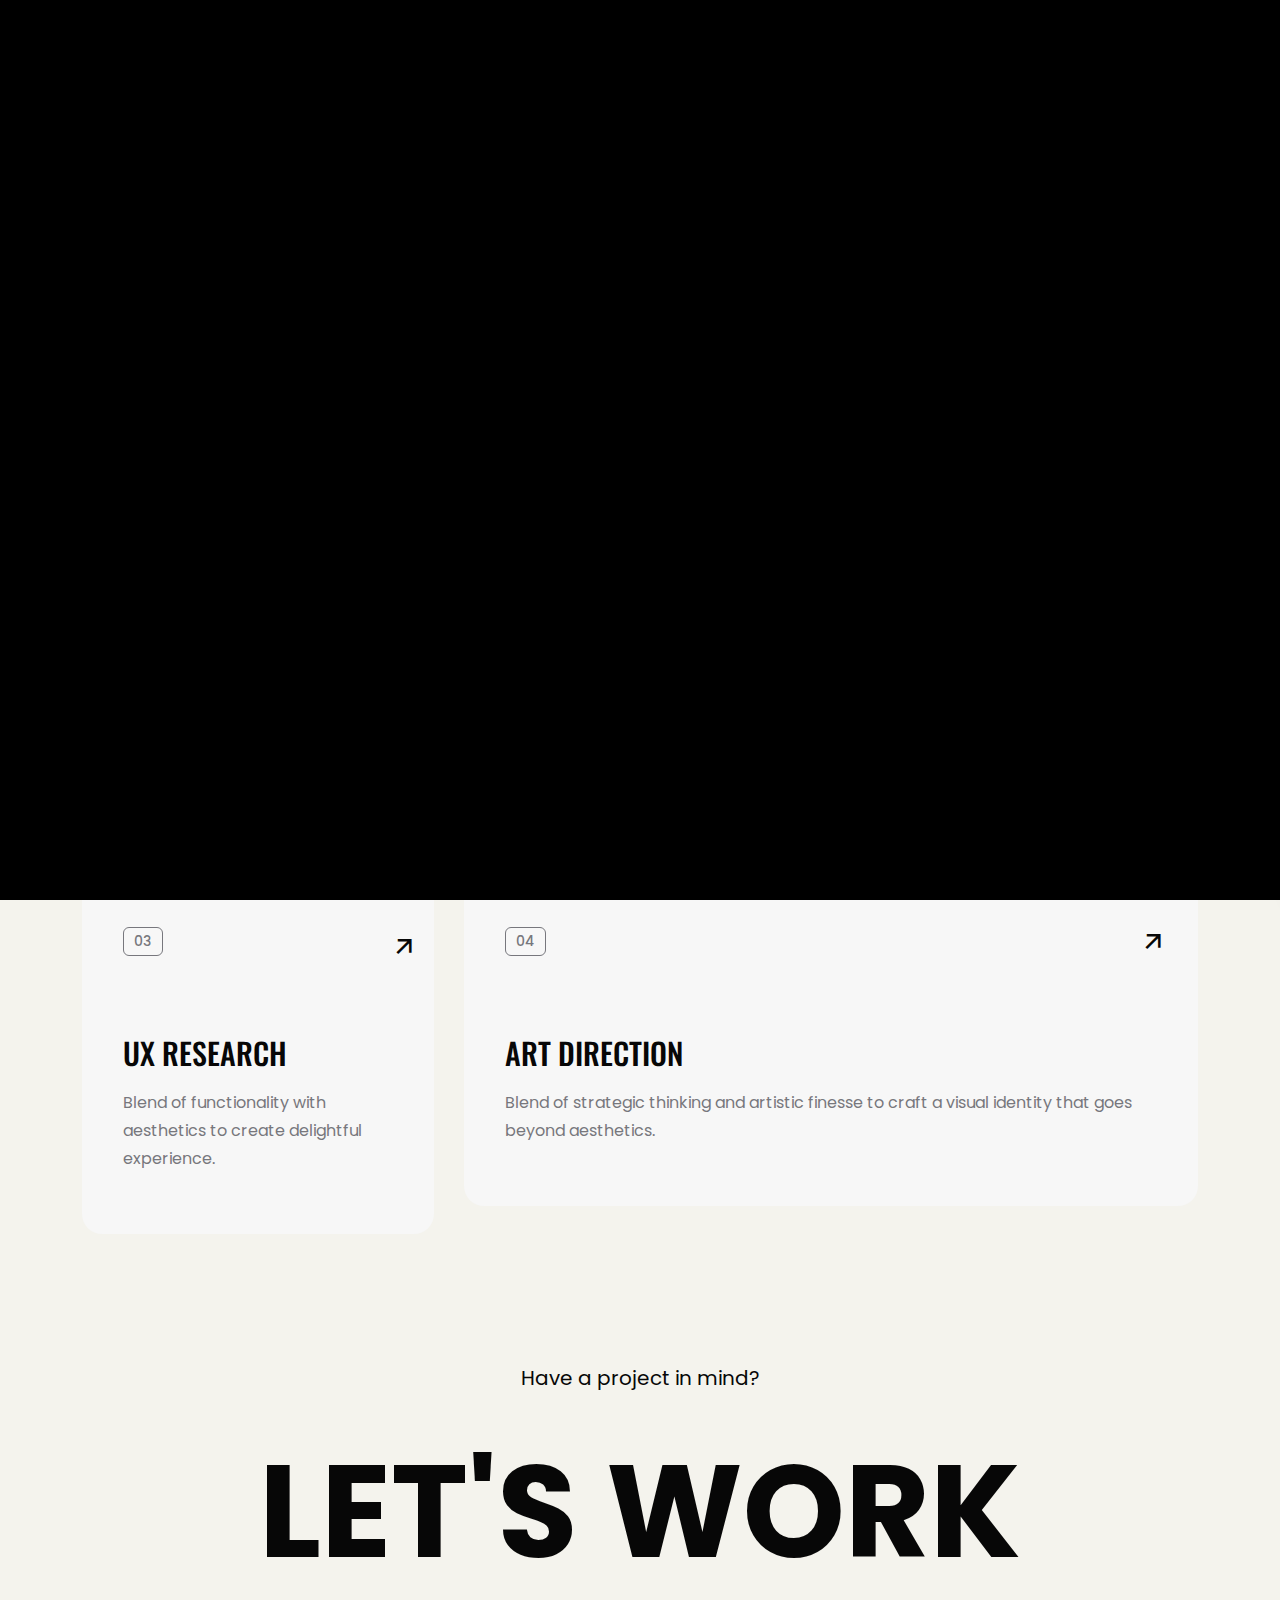
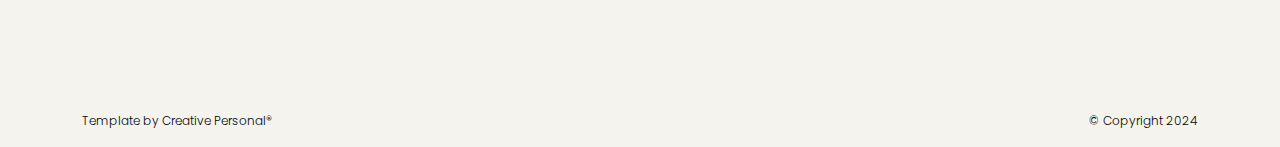
<file: service.html>
<!DOCTYPE html>
<html lang="en">


<!-- Mirrored from theme.nanoit.biz/tf-nino-demo/service.html by HTTrack Website Copier/3.x [XR&CO'2014], Mon, 18 Aug 2025 05:41:31 GMT -->
<head>
    <!-- META -->
    <meta charset="utf-8">
    <meta http-equiv="X-UA-Compatible" content="IE=edge">
    <meta name="viewport" content="width=device-width, initial-scale=1">
    <meta name="description" content="Nino - Modern Portfolio Template">
    <meta name="keywords" content="personal, portfolio new, html, one page, bootstrap, new html template, design, creative, onepage, clean, modern">
    <meta name="author" content="Tanvir Hossain">
    <!-- PAGE TITLE -->
    <title>Nino - Modern Portfolio Template</title>
    <link rel="icon" type="image/x-icon" href="assets/images/favicon.png">
    <!-- ALL GOOGLE FONTS -->
    <link rel="preconnect" href="https://fonts.googleapis.com/">
    <link rel="preconnect" href="https://fonts.gstatic.com/" crossorigin>
    <link href="https://fonts.googleapis.com/css2?family=Oswald:wght@200..700&amp;family=Poppins:ital,wght@0,100;0,200;0,300;0,400;0,500;0,600;0,700;0,800;0,900;1,100;1,200;1,300;1,400;1,500;1,600;1,700;1,800;1,900&amp;display=swap" rel="stylesheet">
    <!-- BOOTSTRAP CSS -->
    <link rel="stylesheet" href="assets/css/bootstrap.min.css" />
    <!-- FONT AWESOME CSS -->
    <link rel="stylesheet" href="assets/css/font-awesome-pro.css" />
    <!-- FONT AWESOME CSS -->
    <link rel="stylesheet" href="assets/fonts/remixicon.css" />
    <!-- MAGNIFIC CSS -->
    <link rel="stylesheet" href="assets/css/magnific-popup.css">
    <!-- NICE SELECT CSS -->
    <link rel="stylesheet" href="assets/css/nice-select.min.css" />
    <!-- ANIMATE CSS -->
    <link rel="stylesheet" href="assets/css/animate.min.css" />
    <!-- MOBILE MENU CSS -->
    <link rel="stylesheet" href="assets/css/mobilemenu.css" />
    <!-- SLICK CSS -->
    <link rel="stylesheet" href="assets/css/slick.min.html" />
    <!-- SPACING CSS -->
    <link rel="stylesheet" href="assets/css/spacing.css" />
    <!-- MAIN STYLE CSS -->
    <link rel="stylesheet" href="assets/css/style.css" />
    <!-- RESPONSIVE CSS -->
    <link rel="stylesheet" href="assets/css/responsive.css">
    <!-- HTML5 shim and Respond.js IE8 support of HTML5 elements and media queries -->
    <!-- WARNING: Respond.js doesn't work if you view the page via file:// -->
    <!--[if lt IE 9]>
      <script src="https://oss.maxcdn.com/html5shiv/3.7.2/html5shiv.min.js"></script>
      <script src="https://oss.maxcdn.com/respond/1.4.2/respond.min.js"></script>
    <![endif]-->
</head>

<body>
    <!-- START PRELOADER AREA-->
    <div class="preloader">
        <svg viewbox="0 0 1000 1000" preserveaspectratio="none">
            <path id="preloaderSvg" d="M0,1005S175,995,500,995s500,5,500,5V0H0Z"></path>
        </svg>
        <div class="preloader-heading">
            <div class="load-text">
                <span>L</span>
                <span>o</span>
                <span>a</span>
                <span>d</span>
                <span>i</span>
                <span>n</span>
                <span>g</span>
            </div>
        </div>
    </div>
    <!-- END PRELOADER AREA -->
    <!-- START SCROOL UP DESIGN AREA -->
    <div class="progress-wrap cursor-pointer">
        <i class="ri-arrow-up-s-line"></i>
        <svg class="progress-circle svg-content" width="100%" height="100%" viewBox="-1 -1 102 102">
            <path d="M50,1 a49,49 0 0,1 0,98 a49,49 0 0,1 0,-98" />
        </svg>
    </div>
    <!-- / END SCROOL UP DESIGN AREA -->
    <!-- START MAGIC CURSOR AND BALL AREA-->
    <div id="magic-cursor">
        <div id="ball"></div>
    </div>
    <!-- / END MAGIC CURSOR AND BALL AREA-->
    <!-- START MENU DESIGN AREA-->
    <header class="main-header">
        <div class="header-upper">
            <div class="container">
                <div class="header-inner">
                    <div class="row align-items-center">
                        <div class="col-xl-2 col-lg-2 col-md-6 col-6 col-sm-3">
                            <div class="logo-area">
                                <div class="logo">
                                    <a href="index-2.html"><img src="assets/images/logo.png" alt=""></a>
                                </div>
                            </div>
                        </div>
                        <div class="col-xl-10 col-lg-10 col-md-6 col-6 col-sm-9">
                            <div class="main-menu">
                                <nav id="mobile-menu">
                                    <ul>
                                        <li><a href="index-2.html" class="linkstyle">Home</a></li>
                                        <li><a href="about.html" class="linkstyle">about</a></li>
                                        <li><a href="service.html" class="linkstyle">services</a></li>
                                        <li class="has-dropdown"><a href="projects.html" class="linkstyle">projects</a>
                                            <ul class="sub-menu">
                                                <li><a href="projects.html">Projects List</a></li>
                                                <li><a href="single-project.html">Single Portfolio</a></li>
                                            </ul>
                                        </li>
                                        <li><a href="blog.html" class="linkstyle">Blog</a></li>
                                        <li><a href="contact.html" class="linkstyle">Contact</a></li>
                                    </ul>
                                </nav>
                            </div>
                            <div class="side-menu-icon d-lg-none text-end">
                                <a href="javascript:void(0)" class="info-toggle-btn f-right sidebar-toggle-btn"><i class="fal fa-bars"></i></a>
                            </div>
                        </div>
                    </div>
                </div>
            </div>
        </div>
    </header>
    <!-- // END MENU DESIGN AREA-->
    <!-- START MOBILE MENU DESIGN AREA-->
    <div class="sidebar__area">
        <div class="sidebar__wrapper">
            <div class="sidebar__close">
                <button class="sidebar__close-btn" id="sidebar__close-btn">
                    <i class="fal fa-times"></i>
                </button>
            </div>
            <div class="sidebar__content mt-50 mb-20">
                <div class="mobile-menu fix"></div>
            </div>
        </div>
    </div>
    <div class="body-overlay"></div>
    <!-- // END MOBILE MENU DESIGN AREA-->
    <!-- START SINGLE PAGE DESIGN AREA -->
    <section class="single-page-hero-area">
        <div class="container">
            <div class="row align-items-center">
                <div class="col-lg-12">
                    <h2>Services</h2>
                </div>
            </div>
        </div>
    </section>
    <!-- // END SINGLE PAGE DESIGN AREA -->
       <!-- START SERVICE DESIGN AREA -->
    <section id="services" class="services-area no-padding">
        <div class="container">
            <div class="row">
                <!-- START SINGLE SERVICE DESIGN AREA -->
                <div class="col-lg-8 col-md-7">
                    <div class="service-item wow fadeInUp delay-0-2s">
                        <i class="ri-arrow-right-up-line"></i>
                        <h5>01</h5>
                        <h4>Brand Identity Design</h4>
                        <p>Blend of strategic thinking and creative flair to craft a digital identity that resonates and captivates.kits you need to create a true website within minutes.</p>
                    </div>
                </div>
                <!-- / END SINGLE SERVICE DESIGN AREA -->
                <!-- START SINGLE SERVICE DESIGN AREA -->
                <div class="col-lg-4 col-md-5">
                    <div class="service-item wow fadeInUp delay-0-4s">
                        <i class="ri-arrow-right-up-line"></i>
                        <h5>02</h5>
                        <h4>Visual Design</h4>
                        <p>Blend of artistic intuition with strategic insight to craft a visual identity.</p>
                    </div>
                </div>
                <!-- / END SINGLE SERVICE DESIGN AREA -->
                <!-- START SINGLE SERVICE DESIGN AREA -->
                <div class="col-lg-4 col-md-5">
                    <div class="service-item wow fadeInUp delay-0-6s">
                        <i class="ri-arrow-right-up-line"></i>
                        <h5>03</h5>
                        <h4>UX Research</h4>
                        <p>Blend of functionality with aesthetics to create delightful experience.</p>
                    </div>
                </div>
                <!-- / END SINGLE SERVICE DESIGN AREA -->
                <!-- START SINGLE SERVICE DESIGN AREA -->
                <div class="col-lg-8 col-md-7">
                    <div class="service-item wow fadeInUp delay-0-8s">
                        <i class="ri-arrow-right-up-line"></i>
                        <h5>04</h5>
                        <h4>Art Direction</h4>
                        <p>Blend of strategic thinking and artistic finesse to craft a visual identity that goes beyond aesthetics.</p>
                    </div>
                </div>
                <!-- / END SINGLE SERVICE DESIGN AREA -->
            </div>
        </div>
    </section>
    <!-- / END SERVICE DESIGN AREA -->

    <!-- START FOOTER DESIGN AREA -->
    <footer class="main-footer">
        <div class="container">
            <div class="row">
                <div class="col-lg-12">
                    <div class="footer-top">
                        <p> Have a project in mind?</p>
                        <h2><a href="mailto:hello@websitename.com">let's work</a></h2>
                    </div>
                </div>
            </div>
            <div class="row">
                <div class="col-lg-6 col-sm-6">
                    <p class="copy-left-text">Template by <a href="https://themeforest.net/user/creativepersonal/portfolio">Creative Personal®</a></p>
                </div>
                <div class="col-lg-6 col-sm-6">
                    <p class="copy-right-text">&copy; Copyright 2024</p>
                </div>
            </div>
        </div>
    </footer>
    <!-- / END FOOTER DESIGN AREA -->
    <!-- JQUERY JS -->
    <script src="assets/js/jquery-3.6.0.min.js"></script>
    <!-- BOOTSTRAP JS-->
    <script src="assets/js/bootstrap.min.js"></script>
    <!-- APPEAR JS -->
    <script src="assets/js/appear.min.js"></script>
    <!-- MAGNIFICANT JS -->
    <script src="assets/js/jquery.magnific-popup.min.js"></script>
    <!-- MOBILE MENU JS-->
    <script src="assets/js/mobilemenu.js"></script>
    <!-- GSAP AND LOCOMOTIV JS-->
    <script src="assets/js/gsap.min.js"></script>
    <script src="assets/js/ScrollTrigger.min.js"></script>
    <script src="assets/js/lenis.js"></script>
    <!-- SWIPPER JS-->
    <script src="assets/js/swiper-bundle.js"></script>
    <!-- NICE SELECT JS-->
    <script src="assets/js/jquery.nice-select.min.js"></script>
    <!-- IMAGE LOADER JS-->
    <script src="assets/js/imagesloaded.pkgd.min.js"></script>
    <!-- ISOTOPE JS-->
    <script src="assets/js/isotope.pkgd.min.js"></script>
    <!--  WOW ANIMATION JS-->
    <script src="assets/js/wow.min.js"></script>
    <!-- SCRIPT JS-->
    <script src="assets/js/script.js"></script>
</body>


<!-- Mirrored from theme.nanoit.biz/tf-nino-demo/service.html by HTTrack Website Copier/3.x [XR&CO'2014], Mon, 18 Aug 2025 05:41:31 GMT -->
</html>
</file>
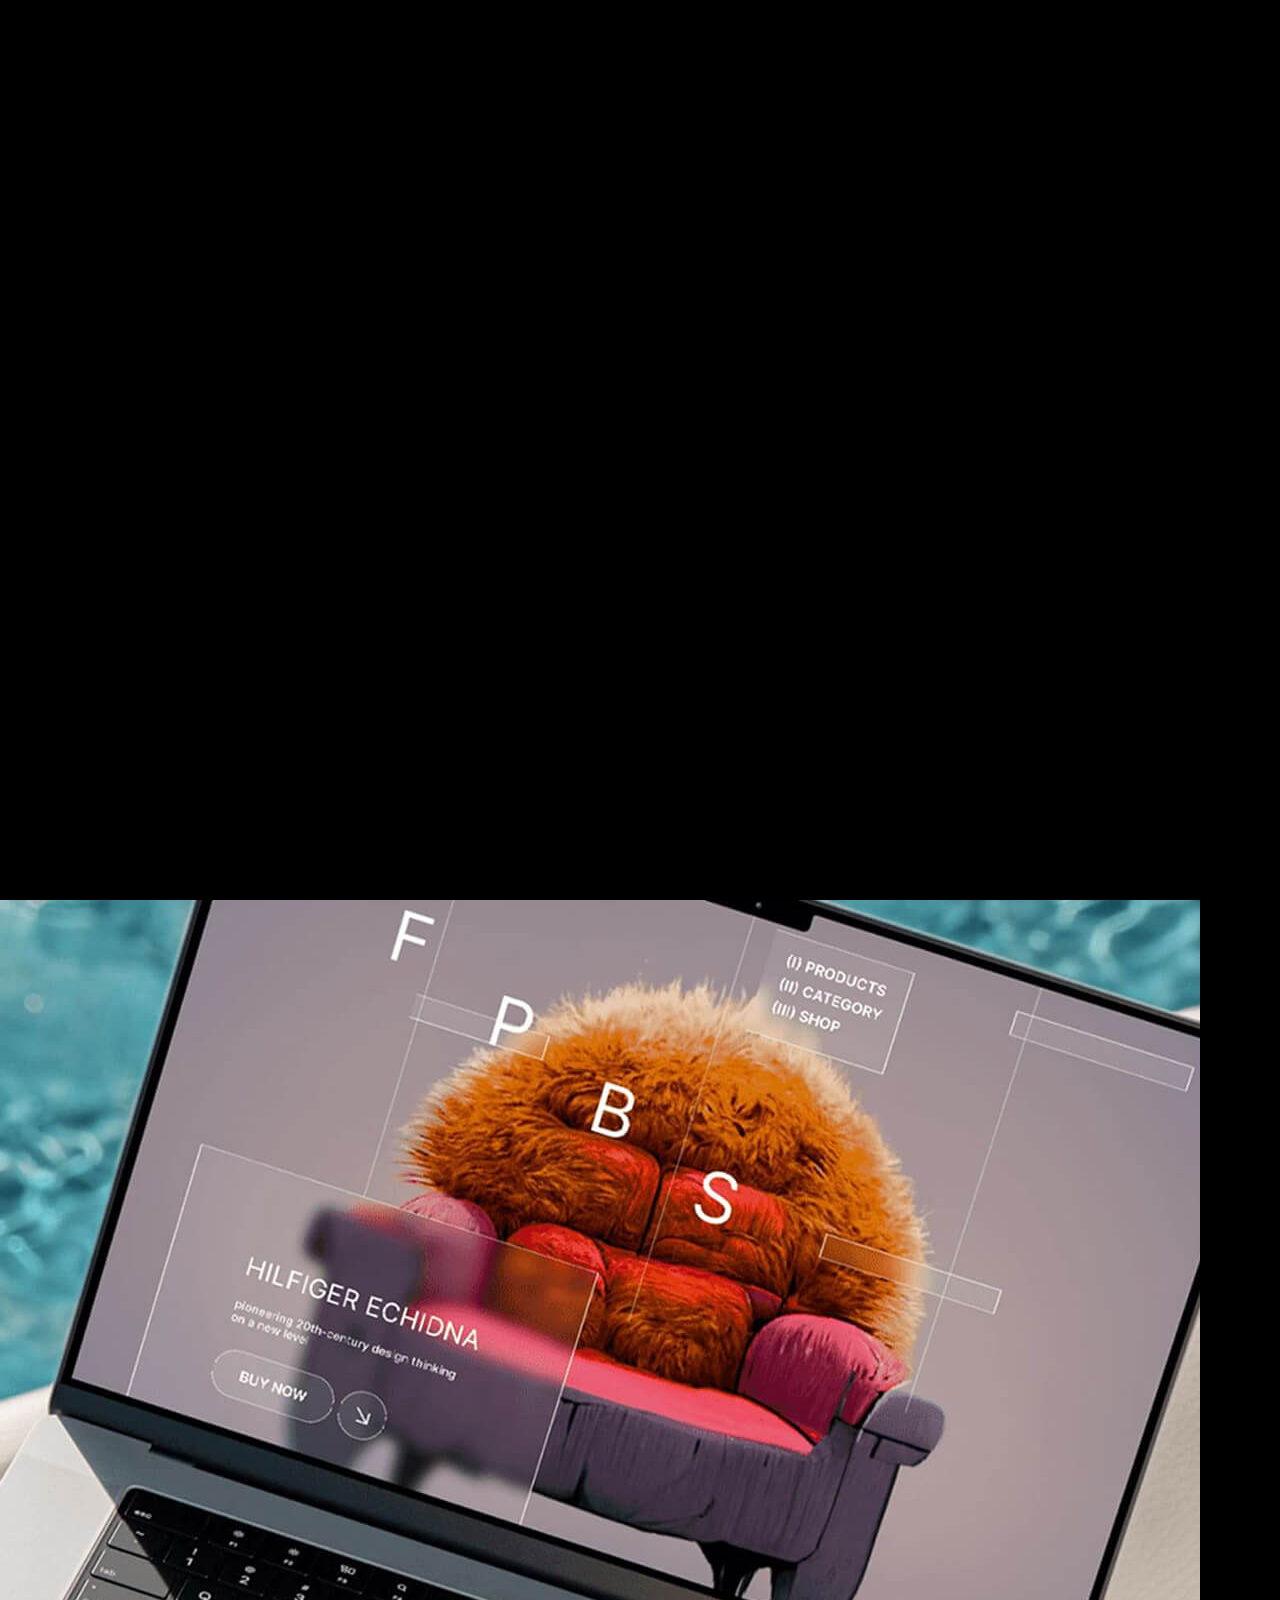
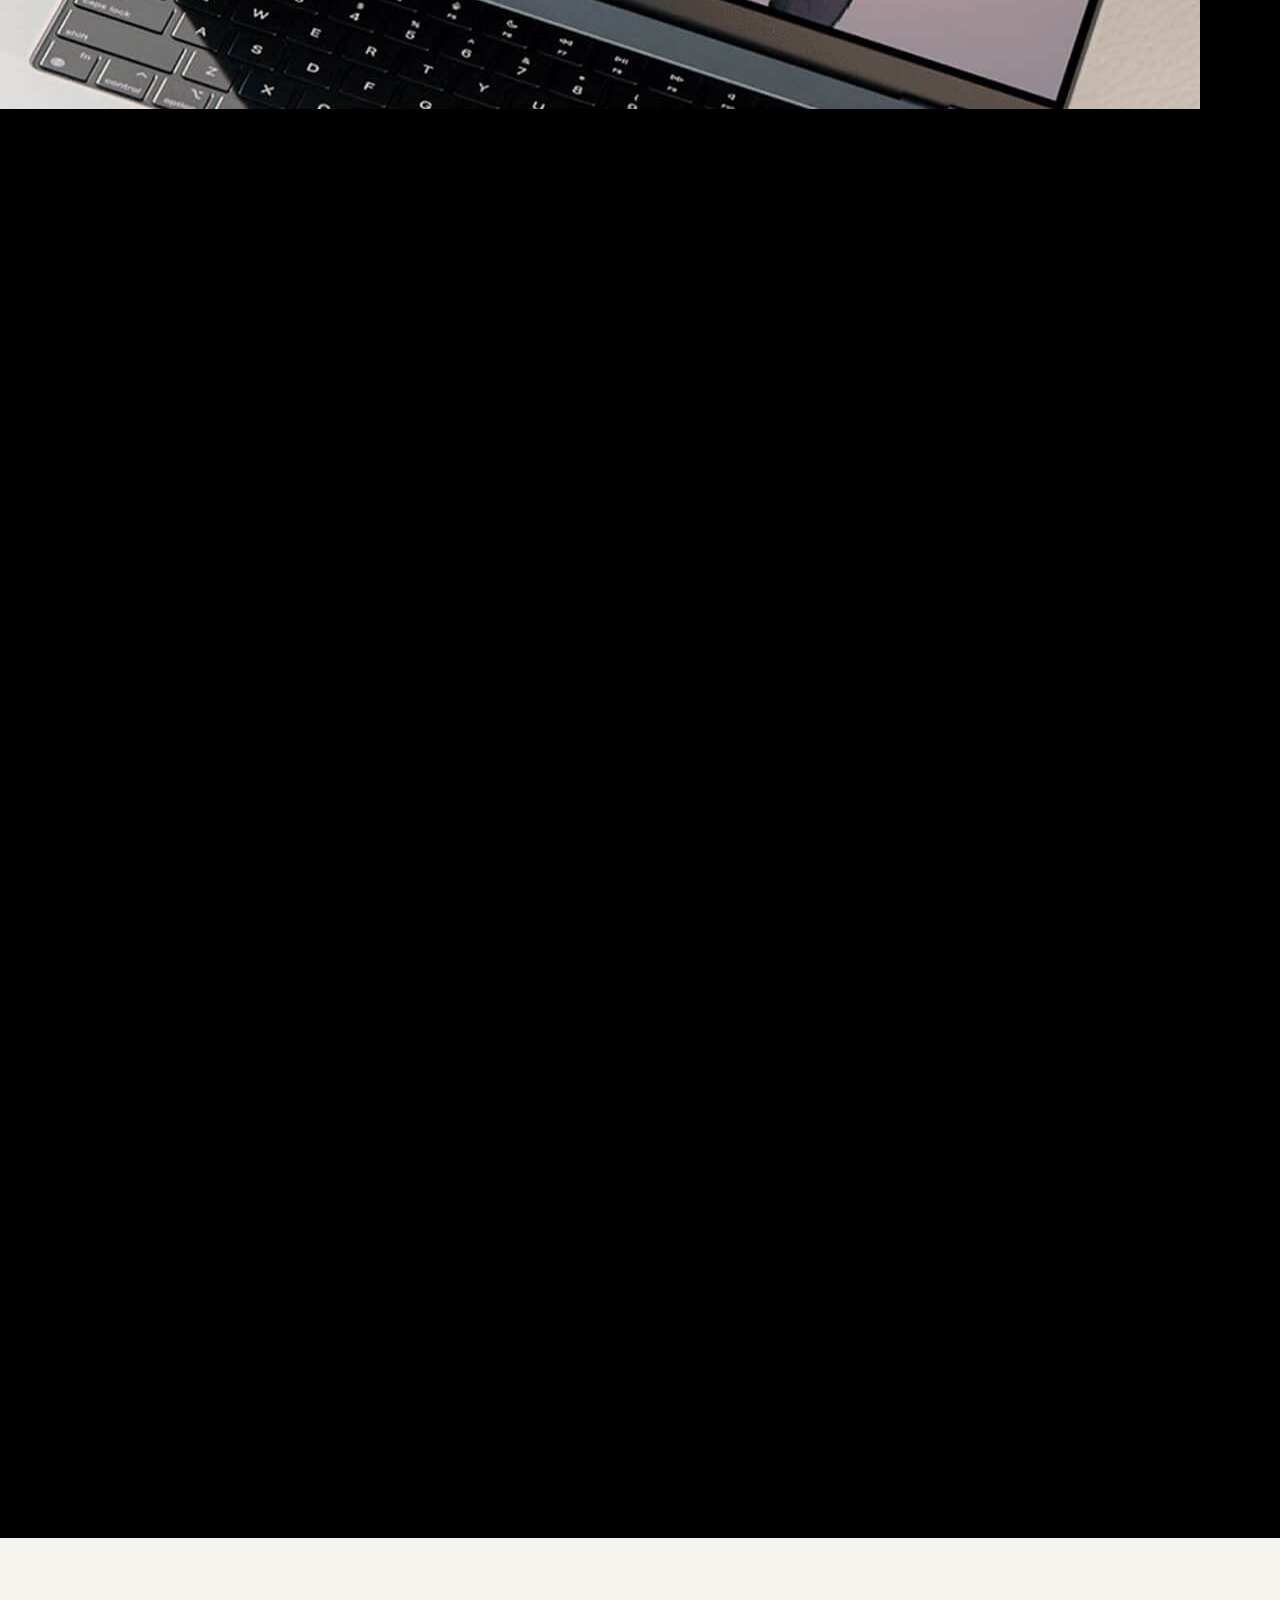
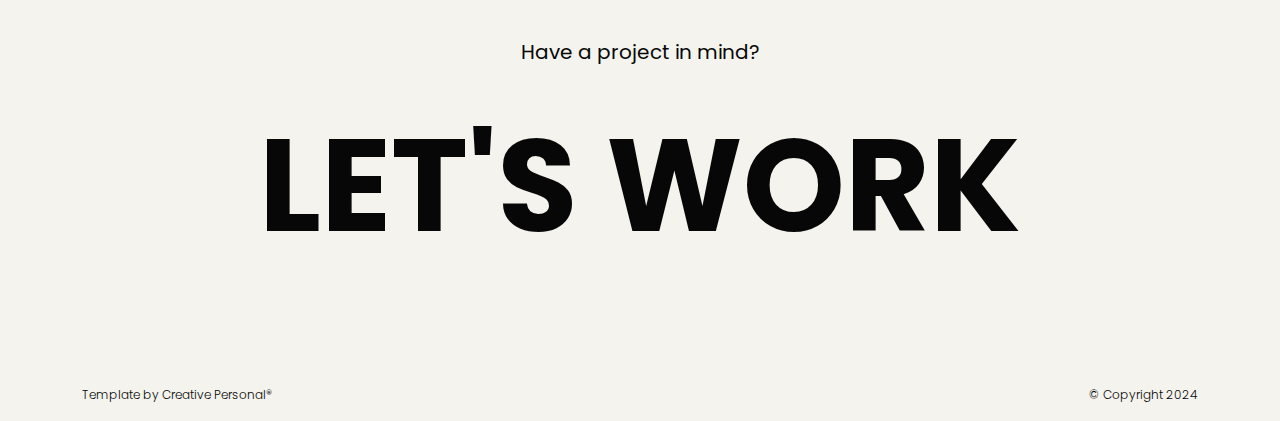
<file: single-project.html>
<!DOCTYPE html>
<html lang="en">


<!-- Mirrored from theme.nanoit.biz/tf-nino-demo/single-project.html by HTTrack Website Copier/3.x [XR&CO'2014], Mon, 18 Aug 2025 05:41:31 GMT -->
<head>
    <!-- META -->
    <meta charset="utf-8">
    <meta http-equiv="X-UA-Compatible" content="IE=edge">
    <meta name="viewport" content="width=device-width, initial-scale=1">
    <meta name="description" content="Nino - Modern Portfolio Template">
    <meta name="keywords" content="personal, portfolio new, html, one page, bootstrap, new html template, design, creative, onepage, clean, modern">
    <meta name="author" content="Tanvir Hossain">
    <!-- PAGE TITLE -->
    <title>Nino - Modern Portfolio Template</title>
    <link rel="icon" type="image/x-icon" href="assets/images/favicon.png">
    <!-- ALL GOOGLE FONTS -->
    <link rel="preconnect" href="https://fonts.googleapis.com/">
    <link rel="preconnect" href="https://fonts.gstatic.com/" crossorigin>
    <link href="https://fonts.googleapis.com/css2?family=Oswald:wght@200..700&amp;family=Poppins:ital,wght@0,100;0,200;0,300;0,400;0,500;0,600;0,700;0,800;0,900;1,100;1,200;1,300;1,400;1,500;1,600;1,700;1,800;1,900&amp;display=swap" rel="stylesheet">
    <!-- BOOTSTRAP CSS -->
    <link rel="stylesheet" href="assets/css/bootstrap.min.css" />
    <!-- FONT AWESOME CSS -->
    <link rel="stylesheet" href="assets/css/font-awesome-pro.css" />
    <!-- FONT AWESOME CSS -->
    <link rel="stylesheet" href="assets/fonts/remixicon.css" />
    <!-- MAGNIFIC CSS -->
    <link rel="stylesheet" href="assets/css/magnific-popup.css">
    <!-- NICE SELECT CSS -->
    <link rel="stylesheet" href="assets/css/nice-select.min.css" />
    <!-- ANIMATE CSS -->
    <link rel="stylesheet" href="assets/css/animate.min.css" />
    <!-- MOBILE MENU CSS -->
    <link rel="stylesheet" href="assets/css/mobilemenu.css" />
    <!-- SLICK CSS -->
    <link rel="stylesheet" href="assets/css/slick.min.html" />
    <!-- SPACING CSS -->
    <link rel="stylesheet" href="assets/css/spacing.css" />
    <!-- MAIN STYLE CSS -->
    <link rel="stylesheet" href="assets/css/style.css" />
    <!-- RESPONSIVE CSS -->
    <link rel="stylesheet" href="assets/css/responsive.css">
    <!-- HTML5 shim and Respond.js IE8 support of HTML5 elements and media queries -->
    <!-- WARNING: Respond.js doesn't work if you view the page via file:// -->
    <!--[if lt IE 9]>
      <script src="https://oss.maxcdn.com/html5shiv/3.7.2/html5shiv.min.js"></script>
      <script src="https://oss.maxcdn.com/respond/1.4.2/respond.min.js"></script>
    <![endif]-->
</head>

<body>
    <!-- START PRELOADER AREA-->
    <div class="preloader">
        <svg viewbox="0 0 1000 1000" preserveaspectratio="none">
            <path id="preloaderSvg" d="M0,1005S175,995,500,995s500,5,500,5V0H0Z"></path>
        </svg>
        <div class="preloader-heading">
            <div class="load-text">
                <span>L</span>
                <span>o</span>
                <span>a</span>
                <span>d</span>
                <span>i</span>
                <span>n</span>
                <span>g</span>
            </div>
        </div>
    </div>
    <!-- END PRELOADER AREA -->
    <!-- START SCROOL UP DESIGN AREA -->
    <div class="progress-wrap cursor-pointer">
        <i class="ri-arrow-up-s-line"></i>
        <svg class="progress-circle svg-content" width="100%" height="100%" viewBox="-1 -1 102 102">
            <path d="M50,1 a49,49 0 0,1 0,98 a49,49 0 0,1 0,-98" />
        </svg>
    </div>
    <!-- / END SCROOL UP DESIGN AREA -->
    <!-- START MAGIC CURSOR AND BALL AREA-->
    <div id="magic-cursor">
        <div id="ball"></div>
    </div>
    <!-- / END MAGIC CURSOR AND BALL AREA-->
    <!-- START MENU DESIGN AREA-->
    <header class="main-header">
        <div class="header-upper">
            <div class="container">
                <div class="header-inner">
                    <div class="row align-items-center">
                        <div class="col-xl-2 col-lg-2 col-md-6 col-6 col-sm-3">
                            <div class="logo-area">
                                <div class="logo">
                                    <a href="index-2.html"><img src="assets/images/logo.png" alt=""></a>
                                </div>
                            </div>
                        </div>
                        <div class="col-xl-10 col-lg-10 col-md-6 col-6 col-sm-9">
                            <div class="main-menu">
                                <nav id="mobile-menu">
                                    <ul>
                                        <li><a href="index-2.html" class="linkstyle">Home</a></li>
                                        <li><a href="about.html" class="linkstyle">about</a></li>
                                        <li><a href="service.html" class="linkstyle">services</a></li>
                                        <li class="has-dropdown"><a href="projects.html" class="linkstyle">projects</a>
                                            <ul class="sub-menu">
                                                <li><a href="projects.html">Projects List</a></li>
                                                <li><a href="single-project.html">Single Portfolio</a></li>
                                            </ul>
                                        </li>
                                        <li><a href="blog.html" class="linkstyle">Blog</a></li>
                                        <li><a href="contact.html" class="linkstyle">Contact</a></li>
                                    </ul>
                                </nav>
                            </div>
                            <div class="side-menu-icon d-lg-none text-end">
                                <a href="javascript:void(0)" class="info-toggle-btn f-right sidebar-toggle-btn"><i class="fal fa-bars"></i></a>
                            </div>
                        </div>
                    </div>
                </div>
            </div>
        </div>
    </header>
    <!-- // END MENU DESIGN AREA-->
    <!-- START MOBILE MENU DESIGN AREA-->
    <div class="sidebar__area">
        <div class="sidebar__wrapper">
            <div class="sidebar__close">
                <button class="sidebar__close-btn" id="sidebar__close-btn">
                    <i class="fal fa-times"></i>
                </button>
            </div>
            <div class="sidebar__content mt-50 mb-20">
                <div class="mobile-menu fix"></div>
            </div>
        </div>
    </div>
    <div class="body-overlay"></div>
    <!-- // END MOBILE MENU DESIGN AREA-->
    <!-- START SINGLE PAGE DESIGN AREA -->
    <section class="single-page-hero-area">
        <div class="container">
            <div class="row align-items-center">
                <div class="col-lg-12">
                    <h2>Branch with Flowers</h2>
                    <p>Fill out the form below to get in touch with me. I'm always excited to hear about new opportunities and I'll do my best to respond to your inquiry within 24 hours.</p>
                </div>
            </div>
        </div>
    </section>
    <!-- // END SINGLE PAGE DESIGN AREA -->
    <!-- START SINGLE PAGE DETAILS DESIGN AREA -->
    <div class="single-project-page-design">
        <div class="single-project-image">
            <img src="assets/images/projects/work2.jpg" alt="image">
        </div>
        <div class="container pt-60 pb-40">
            <div class="row">
                <div class="col-lg-4">
                    <!-- START SINGLE LEFT DESIGN AREA -->
                    <div class="single-project-page-left wow fadeInUp delay-0-2s">
                        <div class="single-info">
                            <p>Year</p>
                            <h3>2024</h3>
                        </div>
                        <div class="single-info">
                            <p>Client</p>
                            <h3>Bento Studio</h3>
                        </div>
                        <div class="single-info">
                            <p>Services</p>
                            <h3>Web Design</h3>
                        </div>
                        <div class="single-info">
                            <p>Project</p>
                            <h3>Creative</h3>
                        </div>
                    </div>
                    <!-- / END SINGLE LEFT DESIGN AREA -->
                </div>
                <!-- START SINGLE RIGHT DESIGN AREA -->
                <div class="col-lg-8">
                    <div class="single-project-page-right wow fadeInUp delay-0-4s">
                        <h2>
                            Description
                        </h2>
                        <p>Lorem ipsum dolor sit amet, consectetur adipiscing elit utsadi sfejdis aliquam, purus sit amet luctus venenatis, lectus magna sansit trandis fringilla urna, porttitor rhoncus dolor purus non enim dollors praesent tabasi elementum facilisis leo.</p>
                        <p>Contrary to popular belief, Lorem Ipsum is not simply random text. It has roots in a piece of classical Latin literature from 45 BC, making it over 2000 years old. Richard McClintock, a Latin professor at Hampden-Sydney College in Virginia, looked up one of the more obscure Latin words, consectetur, from a Lorem Ipsum passage, and going through the cites of the word in classical literature, discovered the undoubtable sourc consectetur, from a Lorem Ipsum passage, and going through the cites of the word in classical literature, discovered the undoubtable source.</p>
                    </div>
                </div>
                <!-- / END SINGLE RIGHT DESIGN AREA -->
            </div>
            <!-- START SINGLE PAGE GALLERY DESIGN AREA -->
            <div class="row pt-60">
                <div class="col-lg-6">
                    <a href="assets/images/projects/work1.jpg" class="work-popup">
                        <div class="single-image wow fadeInUp delay-0-2s">
                            <img src="assets/images/projects/work1.jpg" alt="gallery">
                        </div>
                    </a>
                </div>
                <div class="col-lg-6">
                    <a href="assets/images/projects/work2.jpg" class="work-popup">
                        <div class="single-image wow fadeInUp delay-0-4s">
                            <img src="assets/images/projects/work2.jpg" alt="gallery">
                        </div>
                    </a>
                </div>
                <div class="col-lg-6">
                    <a href="assets/images/projects/work3.jpg" class="work-popup">
                        <div class="single-image wow fadeInUp delay-0-6s">
                            <img src="assets/images/projects/work3.jpg" alt="gallery">
                        </div>
                    </a>
                </div>
                <div class="col-lg-6">
                    <a href="assets/images/projects/work4.jpg" class="work-popup">
                        <div class="single-image wow fadeInUp delay-0-8s">
                            <img src="assets/images/projects/work4.jpg" alt="gallery">
                        </div>
                    </a>
                </div>
            </div>
            <!--  / END SINGLE PAGE GALLERY DESIGN AREA -->
        </div>
    </div>
    <!-- / END SINGLE PAGE DETAILS DESIGN AREA -->
    <!-- START FOOTER DESIGN AREA -->
    <footer class="main-footer">
        <div class="container">
            <div class="row">
                <div class="col-lg-12">
                    <div class="footer-top">
                        <p> Have a project in mind?</p>
                        <h2><a href="mailto:hello@websitename.com">let's work</a></h2>
                    </div>
                </div>
            </div>
            <div class="row">
                <div class="col-lg-6 col-sm-6">
                    <p class="copy-left-text">Template by <a href="https://themeforest.net/user/creativepersonal/portfolio">Creative Personal®</a></p>
                </div>
                <div class="col-lg-6 col-sm-6">
                    <p class="copy-right-text">&copy; Copyright 2024</p>
                </div>
            </div>
        </div>
    </footer>
    <!-- / END FOOTER DESIGN AREA -->
    <!-- JQUERY JS -->
    <script src="assets/js/jquery-3.6.0.min.js"></script>
    <!-- BOOTSTRAP JS-->
    <script src="assets/js/bootstrap.min.js"></script>
    <!-- APPEAR JS -->
    <script src="assets/js/appear.min.js"></script>
    <!-- MAGNIFICANT JS -->
    <script src="assets/js/jquery.magnific-popup.min.js"></script>
    <!-- MOBILE MENU JS-->
    <script src="assets/js/mobilemenu.js"></script>
    <!-- GSAP AND LOCOMOTIV JS-->
    <script src="assets/js/gsap.min.js"></script>
    <script src="assets/js/ScrollTrigger.min.js"></script>
    <script src="assets/js/lenis.js"></script>
    <!-- SWIPPER JS-->
    <script src="assets/js/swiper-bundle.js"></script>
    <!-- NICE SELECT JS-->
    <script src="assets/js/jquery.nice-select.min.js"></script>
    <!-- IMAGE LOADER JS-->
    <script src="assets/js/imagesloaded.pkgd.min.js"></script>
    <!-- ISOTOPE JS-->
    <script src="assets/js/isotope.pkgd.min.js"></script>
    <!--  WOW ANIMATION JS-->
    <script src="assets/js/wow.min.js"></script>
    <!-- SCRIPT JS-->
    <script src="assets/js/script.js"></script>
</body>


<!-- Mirrored from theme.nanoit.biz/tf-nino-demo/single-project.html by HTTrack Website Copier/3.x [XR&CO'2014], Mon, 18 Aug 2025 05:41:31 GMT -->
</html>
</file>
<file: assets/css/spacing.css>
/*
* ----------------------------------------------------------------------------------------
Author       : Tanvir Hossain
Template Name: Nino - Premium Portfolio Template
Version      : 1.0                                          
* ----------------------------------------------------------------------------------------
*/
/*
* ----------------------------------------------------------------------------------------
*PADDING MARGIN
* ----------------------------------------------------------------------------------------
*/
.p-5 {
    padding: 5px !important;
}

.p-10 {
    padding: 10px;
}

.p-15 {
    padding: 15px;
}

.p-20 {
    padding: 20px;
}

.p-25 {
    padding: 25px;
}

.p-30 {
    padding: 30px;
}

.p-35 {
    padding: 35px;
}

.p-40 {
    padding: 40px;
}

.p-45 {
    padding: 45px;
}

.p-50 {
    padding: 50px;
}

.p-55 {
    padding: 55px;
}

.p-60 {
    padding: 60px;
}

.p-65 {
    padding: 65px;
}

.p-70 {
    padding: 70px;
}

.p-75 {
    padding: 75px;
}

.p-80 {
    padding: 80px;
}

.p-85 {
    padding: 85px;
}

.p-90 {
    padding: 90px;
}

.p-95 {
    padding: 95px;
}

.p-100 {
    padding: 100px;
}

.p-105 {
    padding: 105px;
}

.p-110 {
    padding: 110px;
}

.p-115 {
    padding: 115px;
}

.p-120 {
    padding: 120px;
}

.p-125 {
    padding: 125px;
}

.p-130 {
    padding: 130px;
}

.p-135 {
    padding: 135px;
}

.p-140 {
    padding: 140px;
}

.p-145 {
    padding: 145px;
}

.p-150 {
    padding: 150px;
}

.p-155 {
    padding: 155px;
}

.p-160 {
    padding: 160px;
}

.p-165 {
    padding: 165px;
}

.p-170 {
    padding: 170px;
}

.p-175 {
    padding: 175px;
}

.p-180 {
    padding: 180px;
}

.p-185 {
    padding: 185px;
}

.p-190 {
    padding: 190px;
}

.p-195 {
    padding: 195px;
}

.p-200 {
    padding: 200px;
}

.p-205 {
    padding: 205px;
}

.p-210 {
    padding: 210px;
}

.p-215 {
    padding: 215px;
}

.p-220 {
    padding: 220px;
}

.p-225 {
    padding: 225px;
}

.p-230 {
    padding: 230px;
}

.p-235 {
    padding: 235px;
}

.p-240 {
    padding: 240px;
}

.p-245 {
    padding: 245px;
}

.p-250 {
    padding: 250px;
}

/* Padding Top */
.pt-5,
.py-5 {
    padding-top: 5px !important;
}

.pt-10,
.py-10 {
    padding-top: 10px;
}

.pt-15,
.py-15 {
    padding-top: 15px;
}

.pt-20,
.py-20 {
    padding-top: 20px;
}

.pt-25,
.py-25 {
    padding-top: 25px;
}

.pt-30,
.py-30 {
    padding-top: 30px;
}

.pt-35,
.py-35 {
    padding-top: 35px;
}

.pt-40,
.py-40 {
    padding-top: 40px;
}

.pt-45,
.py-45 {
    padding-top: 45px;
}

.pt-50,
.py-50 {
    padding-top: 50px;
}

.pt-55,
.py-55 {
    padding-top: 55px;
}

.pt-60,
.py-60 {
    padding-top: 60px;
}

.pt-65,
.py-65 {
    padding-top: 65px;
}

.pt-70,
.py-70 {
    padding-top: 70px;
}

.pt-75,
.py-75 {
    padding-top: 75px;
}

.pt-80,
.py-80 {
    padding-top: 80px;
}

.pt-85,
.py-85 {
    padding-top: 85px;
}

.pt-90,
.py-90 {
    padding-top: 90px;
}

.pt-95,
.py-95 {
    padding-top: 95px;
}

.pt-100,
.py-100 {
    padding-top: 100px;
}

.pt-105,
.py-105 {
    padding-top: 105px;
}

.pt-110,
.py-110 {
    padding-top: 110px;
}

.pt-115,
.py-115 {
    padding-top: 115px;
}

.pt-120,
.py-120 {
    padding-top: 120px;
}

.pt-125,
.py-125 {
    padding-top: 125px;
}

.pt-130,
.py-130 {
    padding-top: 130px;
}

.pt-135,
.py-135 {
    padding-top: 135px;
}

.pt-140,
.py-140 {
    padding-top: 140px;
}

.pt-145,
.py-145 {
    padding-top: 145px;
}

.pt-150,
.py-150 {
    padding-top: 150px;
}

.pt-155,
.py-155 {
    padding-top: 155px;
}

.pt-160,
.py-160 {
    padding-top: 160px;
}

.pt-165,
.py-165 {
    padding-top: 165px;
}

.pt-170,
.py-170 {
    padding-top: 170px;
}

.pt-175,
.py-175 {
    padding-top: 175px;
}

.pt-180,
.py-180 {
    padding-top: 180px;
}

.pt-185,
.py-185 {
    padding-top: 185px;
}

.pt-190,
.py-190 {
    padding-top: 190px;
}

.pt-195,
.py-195 {
    padding-top: 195px;
}

.pt-200,
.py-200 {
    padding-top: 200px;
}

.pt-205,
.py-205 {
    padding-top: 205px;
}

.pt-210,
.py-210 {
    padding-top: 210px;
}

.pt-215,
.py-215 {
    padding-top: 215px;
}

.pt-220,
.py-220 {
    padding-top: 220px;
}

.pt-225,
.py-225 {
    padding-top: 225px;
}

.pt-230,
.py-230 {
    padding-top: 230px;
}

.pt-235,
.py-235 {
    padding-top: 235px;
}

.pt-240,
.py-240 {
    padding-top: 240px;
}

.pt-245,
.py-245 {
    padding-top: 245px;
}

.pt-250,
.py-250 {
    padding-top: 250px;
}

/* Padding Bottom */
.pb-5,
.py-5 {
    padding-bottom: 5px !important;
}

.pb-10,
.py-10 {
    padding-bottom: 10px;
}

.pb-15,
.py-15 {
    padding-bottom: 15px;
}

.pb-20,
.py-20 {
    padding-bottom: 20px;
}

.pb-25,
.py-25 {
    padding-bottom: 25px;
}

.pb-30,
.py-30 {
    padding-bottom: 30px;
}

.pb-35,
.py-35 {
    padding-bottom: 35px;
}

.pb-40,
.py-40 {
    padding-bottom: 40px;
}

.pb-45,
.py-45 {
    padding-bottom: 45px;
}

.pb-50,
.py-50 {
    padding-bottom: 50px;
}

.pb-55,
.py-55 {
    padding-bottom: 55px;
}

.pb-60,
.py-60 {
    padding-bottom: 60px;
}

.pb-65,
.py-65 {
    padding-bottom: 65px;
}

.pb-70,
.py-70 {
    padding-bottom: 70px;
}

.pb-75,
.py-75 {
    padding-bottom: 75px;
}

.pb-80,
.py-80 {
    padding-bottom: 80px;
}

.pb-85,
.py-85 {
    padding-bottom: 85px;
}

.pb-90,
.py-90 {
    padding-bottom: 90px;
}

.pb-95,
.py-95 {
    padding-bottom: 95px;
}

.pb-100,
.py-100 {
    padding-bottom: 100px;
}

.pb-105,
.py-105 {
    padding-bottom: 105px;
}

.pb-110,
.py-110 {
    padding-bottom: 110px;
}

.pb-115,
.py-115 {
    padding-bottom: 115px;
}

.pb-120,
.py-120 {
    padding-bottom: 120px;
}

.pb-125,
.py-125 {
    padding-bottom: 125px;
}

.pb-130,
.py-130 {
    padding-bottom: 130px;
}

.pb-135,
.py-135 {
    padding-bottom: 135px;
}

.pb-140,
.py-140 {
    padding-bottom: 140px;
}

.pb-145,
.py-145 {
    padding-bottom: 145px;
}

.pb-150,
.py-150 {
    padding-bottom: 150px;
}

.pb-155,
.py-155 {
    padding-bottom: 155px;
}

.pb-160,
.py-160 {
    padding-bottom: 160px;
}

.pb-165,
.py-165 {
    padding-bottom: 165px;
}

.pb-170,
.py-170 {
    padding-bottom: 170px;
}

.pb-175,
.py-175 {
    padding-bottom: 175px;
}

.pb-180,
.py-180 {
    padding-bottom: 180px;
}

.pb-185,
.py-185 {
    padding-bottom: 185px;
}

.pb-190,
.py-190 {
    padding-bottom: 190px;
}

.pb-195,
.py-195 {
    padding-bottom: 195px;
}

.pb-200,
.py-200 {
    padding-bottom: 200px;
}

.pb-205,
.py-205 {
    padding-bottom: 205px;
}

.pb-210,
.py-210 {
    padding-bottom: 210px;
}

.pb-215,
.py-215 {
    padding-bottom: 215px;
}

.pb-220,
.py-220 {
    padding-bottom: 220px;
}

.pb-225,
.py-225 {
    padding-bottom: 225px;
}

.pb-230,
.py-230 {
    padding-bottom: 230px;
}

.pb-235,
.py-235 {
    padding-bottom: 235px;
}

.pb-240,
.py-240 {
    padding-bottom: 240px;
}

.pb-245,
.py-245 {
    padding-bottom: 245px;
}

.pb-250,
.py-250 {
    padding-bottom: 250px;
}

/* Margin Around */
.m-5 {
    margin: 5px !important;
}

.m-10 {
    margin: 10px;
}

.m-15 {
    margin: 15px;
}

.m-20 {
    margin: 20px;
}

.m-25 {
    margin: 25px;
}

.m-30 {
    margin: 30px;
}

.m-35 {
    margin: 35px;
}

.m-40 {
    margin: 40px;
}

.m-45 {
    margin: 45px;
}

.m-50 {
    margin: 50px;
}

.m-55 {
    margin: 55px;
}

.m-60 {
    margin: 60px;
}

.m-65 {
    margin: 65px;
}

.m-70 {
    margin: 70px;
}

.m-75 {
    margin: 75px;
}

.m-80 {
    margin: 80px;
}

.m-85 {
    margin: 85px;
}

.m-90 {
    margin: 90px;
}

.m-95 {
    margin: 95px;
}

.m-100 {
    margin: 100px;
}

.m-105 {
    margin: 105px;
}

.m-110 {
    margin: 110px;
}

.m-115 {
    margin: 115px;
}

.m-120 {
    margin: 120px;
}

.m-125 {
    margin: 125px;
}

.m-130 {
    margin: 130px;
}

.m-135 {
    margin: 135px;
}

.m-140 {
    margin: 140px;
}

.m-145 {
    margin: 145px;
}

.m-150 {
    margin: 150px;
}

.m-155 {
    margin: 155px;
}

.m-160 {
    margin: 160px;
}

.m-165 {
    margin: 165px;
}

.m-170 {
    margin: 170px;
}

.m-175 {
    margin: 175px;
}

.m-180 {
    margin: 180px;
}

.m-185 {
    margin: 185px;
}

.m-190 {
    margin: 190px;
}

.m-195 {
    margin: 195px;
}

.m-200 {
    margin: 200px;
}

.m-205 {
    margin: 205px;
}

.m-210 {
    margin: 210px;
}

.m-215 {
    margin: 215px;
}

.m-220 {
    margin: 220px;
}

.m-225 {
    margin: 225px;
}

.m-230 {
    margin: 230px;
}

.m-235 {
    margin: 235px;
}

.m-240 {
    margin: 240px;
}

.m-245 {
    margin: 245px;
}

.m-250 {
    margin: 250px;
}

/* Margin Top */
.mt-5,
.my-5 {
    margin-top: 5px !important;
}

.mt-10,
.my-10 {
    margin-top: 10px;
}

.mt-15,
.my-15 {
    margin-top: 15px;
}

.mt-20,
.my-20 {
    margin-top: 20px;
}

.mt-25,
.my-25 {
    margin-top: 25px;
}

.mt-30,
.my-30 {
    margin-top: 30px;
}

.mt-35,
.my-35 {
    margin-top: 35px;
}

.mt-40,
.my-40 {
    margin-top: 40px;
}

.mt-45,
.my-45 {
    margin-top: 45px;
}

.mt-50,
.my-50 {
    margin-top: 50px;
}

.mt-55,
.my-55 {
    margin-top: 55px;
}

.mt-60,
.my-60 {
    margin-top: 60px;
}

.mt-65,
.my-65 {
    margin-top: 65px;
}

.mt-70,
.my-70 {
    margin-top: 70px;
}

.mt-75,
.my-75 {
    margin-top: 75px;
}

.mt-80,
.my-80 {
    margin-top: 80px;
}

.mt-85,
.my-85 {
    margin-top: 85px;
}

.mt-90,
.my-90 {
    margin-top: 90px;
}

.mt-95,
.my-95 {
    margin-top: 95px;
}

.mt-100,
.my-100 {
    margin-top: 100px;
}

.mt-105,
.my-105 {
    margin-top: 105px;
}

.mt-110,
.my-110 {
    margin-top: 110px;
}

.mt-115,
.my-115 {
    margin-top: 115px;
}

.mt-120,
.my-120 {
    margin-top: 120px;
}

.mt-125,
.my-125 {
    margin-top: 125px;
}

.mt-130,
.my-130 {
    margin-top: 130px;
}

.mt-135,
.my-135 {
    margin-top: 135px;
}

.mt-140,
.my-140 {
    margin-top: 140px;
}

.mt-145,
.my-145 {
    margin-top: 145px;
}

.mt-150,
.my-150 {
    margin-top: 150px;
}

.mt-155,
.my-155 {
    margin-top: 155px;
}

.mt-160,
.my-160 {
    margin-top: 160px;
}

.mt-165,
.my-165 {
    margin-top: 165px;
}

.mt-170,
.my-170 {
    margin-top: 170px;
}

.mt-175,
.my-175 {
    margin-top: 175px;
}

.mt-180,
.my-180 {
    margin-top: 180px;
}

.mt-185,
.my-185 {
    margin-top: 185px;
}

.mt-190,
.my-190 {
    margin-top: 190px;
}

.mt-195,
.my-195 {
    margin-top: 195px;
}

.mt-200,
.my-200 {
    margin-top: 200px;
}

.mt-205,
.my-205 {
    margin-top: 205px;
}

.mt-210,
.my-210 {
    margin-top: 210px;
}

.mt-215,
.my-215 {
    margin-top: 215px;
}

.mt-220,
.my-220 {
    margin-top: 220px;
}

.mt-225,
.my-225 {
    margin-top: 225px;
}

.mt-230,
.my-230 {
    margin-top: 230px;
}

.mt-235,
.my-235 {
    margin-top: 235px;
}

.mt-240,
.my-240 {
    margin-top: 240px;
}

.mt-245,
.my-245 {
    margin-top: 245px;
}

.mt-250,
.my-250 {
    margin-top: 250px;
}

/* Margin Bottom */
.mb-5,
.my-5 {
    margin-bottom: 5px !important;
}

.mb-10,
.my-10 {
    margin-bottom: 10px;
}

.mb-15,
.my-15 {
    margin-bottom: 15px;
}

.mb-20,
.my-20 {
    margin-bottom: 20px;
}

.mb-25,
.my-25 {
    margin-bottom: 25px;
}

.mb-30,
.my-30 {
    margin-bottom: 30px;
}

.mb-35,
.my-35 {
    margin-bottom: 35px;
}

.mb-40,
.my-40 {
    margin-bottom: 40px;
}

.mb-45,
.my-45 {
    margin-bottom: 45px;
}

.mb-50,
.my-50 {
    margin-bottom: 50px;
}

.mb-55,
.my-55 {
    margin-bottom: 55px;
}

.mb-60,
.my-60 {
    margin-bottom: 60px;
}

.mb-65,
.my-65 {
    margin-bottom: 65px;
}

.mb-70,
.my-70 {
    margin-bottom: 70px;
}

.mb-75,
.my-75 {
    margin-bottom: 75px;
}

.mb-80,
.my-80 {
    margin-bottom: 80px;
}

.mb-85,
.my-85 {
    margin-bottom: 85px;
}

.mb-90,
.my-90 {
    margin-bottom: 90px;
}

.mb-95,
.my-95 {
    margin-bottom: 95px;
}

.mb-100,
.my-100 {
    margin-bottom: 100px;
}

.mb-105,
.my-105 {
    margin-bottom: 105px;
}

.mb-110,
.my-110 {
    margin-bottom: 110px;
}

.mb-115,
.my-115 {
    margin-bottom: 115px;
}

.mb-120,
.my-120 {
    margin-bottom: 120px;
}

.mb-125,
.my-125 {
    margin-bottom: 125px;
}

.mb-130,
.my-130 {
    margin-bottom: 130px;
}

.mb-135,
.my-135 {
    margin-bottom: 135px;
}

.mb-140,
.my-140 {
    margin-bottom: 140px;
}

.mb-145,
.my-145 {
    margin-bottom: 145px;
}

.mb-150,
.my-150 {
    margin-bottom: 150px;
}

.mb-155,
.my-155 {
    margin-bottom: 155px;
}

.mb-160,
.my-160 {
    margin-bottom: 160px;
}

.mb-165,
.my-165 {
    margin-bottom: 165px;
}

.mb-170,
.my-170 {
    margin-bottom: 170px;
}

.mb-175,
.my-175 {
    margin-bottom: 175px;
}

.mb-180,
.my-180 {
    margin-bottom: 180px;
}

.mb-185,
.my-185 {
    margin-bottom: 185px;
}

.mb-190,
.my-190 {
    margin-bottom: 190px;
}

.mb-195,
.my-195 {
    margin-bottom: 195px;
}

.mb-200,
.my-200 {
    margin-bottom: 200px;
}

.mb-205,
.my-205 {
    margin-bottom: 205px;
}

.mb-210,
.my-210 {
    margin-bottom: 210px;
}

.mb-215,
.my-215 {
    margin-bottom: 215px;
}

.mb-220,
.my-220 {
    margin-bottom: 220px;
}

.mb-225,
.my-225 {
    margin-bottom: 225px;
}

.mb-230,
.my-230 {
    margin-bottom: 230px;
}

.mb-235,
.my-235 {
    margin-bottom: 235px;
}

.mb-240,
.my-240 {
    margin-bottom: 240px;
}

.mb-245,
.my-245 {
    margin-bottom: 245px;
}

.mb-250,
.my-250 {
    margin-bottom: 250px;
}

/* Responsive Padding Margin */
@media only screen and (max-width: 991px) {

    /* Padding Around */
    .rp-0 {
        padding: 0px !important;
    }

    .rp-5 {
        padding: 5px !important;
    }

    .rp-10 {
        padding: 10px;
    }

    .rp-15 {
        padding: 15px;
    }

    .rp-20 {
        padding: 20px;
    }

    .rp-25 {
        padding: 25px;
    }

    .rp-30 {
        padding: 30px;
    }

    .rp-35 {
        padding: 35px;
    }

    .rp-40 {
        padding: 40px;
    }

    .rp-45 {
        padding: 45px;
    }

    .rp-50 {
        padding: 50px;
    }

    .rp-55 {
        padding: 55px;
    }

    .rp-60 {
        padding: 60px;
    }

    .rp-65 {
        padding: 65px;
    }

    .rp-70 {
        padding: 70px;
    }

    .rp-75 {
        padding: 75px;
    }

    .rp-80 {
        padding: 80px;
    }

    .rp-85 {
        padding: 85px;
    }

    .rp-90 {
        padding: 90px;
    }

    .rp-95 {
        padding: 95px;
    }

    .rp-100 {
        padding: 100px;
    }

    .rp-105 {
        padding: 105px;
    }

    .rp-110 {
        padding: 110px;
    }

    .rp-115 {
        padding: 115px;
    }

    .rp-120 {
        padding: 120px;
    }

    .rp-125 {
        padding: 125px;
    }

    .rp-130 {
        padding: 130px;
    }

    .rp-135 {
        padding: 135px;
    }

    .rp-140 {
        padding: 140px;
    }

    .rp-145 {
        padding: 145px;
    }

    .rp-150 {
        padding: 150px;
    }

    /* Padding Top */
    .rpt-0,
    .rpy-0 {
        padding-top: 0px !important;
    }

    .rpt-5,
    .rpy-5 {
        padding-top: 5px !important;
    }

    .rpt-10,
    .rpy-10 {
        padding-top: 10px;
    }

    .rpt-15,
    .rpy-15 {
        padding-top: 15px;
    }

    .rpt-20,
    .rpy-20 {
        padding-top: 20px;
    }

    .rpt-25,
    .rpy-25 {
        padding-top: 25px;
    }

    .rpt-30,
    .rpy-30 {
        padding-top: 30px;
    }

    .rpt-35,
    .rpy-35 {
        padding-top: 35px;
    }

    .rpt-40,
    .rpy-40 {
        padding-top: 40px;
    }

    .rpt-45,
    .rpy-45 {
        padding-top: 45px;
    }

    .rpt-50,
    .rpy-50 {
        padding-top: 50px;
    }

    .rpt-55,
    .rpy-55 {
        padding-top: 55px;
    }

    .rpt-60,
    .rpy-60 {
        padding-top: 60px;
    }

    .rpt-65,
    .rpy-65 {
        padding-top: 65px;
    }

    .rpt-70,
    .rpy-70 {
        padding-top: 70px;
    }

    .rpt-75,
    .rpy-75 {
        padding-top: 75px;
    }

    .rpt-80,
    .rpy-80 {
        padding-top: 80px;
    }

    .rpt-85,
    .rpy-85 {
        padding-top: 85px;
    }

    .rpt-90,
    .rpy-90 {
        padding-top: 90px;
    }

    .rpt-95,
    .rpy-95 {
        padding-top: 95px;
    }

    .rpt-100,
    .rpy-100 {
        padding-top: 100px;
    }

    .rpt-105,
    .rpy-105 {
        padding-top: 105px;
    }

    .rpt-110,
    .rpy-110 {
        padding-top: 110px;
    }

    .rpt-115,
    .rpy-115 {
        padding-top: 115px;
    }

    .rpt-120,
    .rpy-120 {
        padding-top: 120px;
    }

    .rpt-125,
    .rpy-125 {
        padding-top: 125px;
    }

    .rpt-130,
    .rpy-130 {
        padding-top: 130px;
    }

    .rpt-135,
    .rpy-135 {
        padding-top: 135px;
    }

    .rpt-140,
    .rpy-140 {
        padding-top: 140px;
    }

    .rpt-145,
    .rpy-145 {
        padding-top: 145px;
    }

    .rpt-150,
    .rpy-150 {
        padding-top: 150px;
    }

    /* Padding Bottom */
    .rpb-0,
    .rpy-0 {
        padding-bottom: 0px !important;
    }

    .rpb-5,
    .rpy-5 {
        padding-bottom: 5px !important;
    }

    .rpb-10,
    .rpy-10 {
        padding-bottom: 10px;
    }

    .rpb-15,
    .rpy-15 {
        padding-bottom: 15px;
    }

    .rpb-20,
    .rpy-20 {
        padding-bottom: 20px;
    }

    .rpb-25,
    .rpy-25 {
        padding-bottom: 25px;
    }

    .rpb-30,
    .rpy-30 {
        padding-bottom: 30px;
    }

    .rpb-35,
    .rpy-35 {
        padding-bottom: 35px;
    }

    .rpb-40,
    .rpy-40 {
        padding-bottom: 40px;
    }

    .rpb-45,
    .rpy-45 {
        padding-bottom: 45px;
    }

    .rpb-50,
    .rpy-50 {
        padding-bottom: 50px;
    }

    .rpb-55,
    .rpy-55 {
        padding-bottom: 55px;
    }

    .rpb-60,
    .rpy-60 {
        padding-bottom: 60px;
    }

    .rpb-65,
    .rpy-65 {
        padding-bottom: 65px;
    }

    .rpb-70,
    .rpy-70 {
        padding-bottom: 70px;
    }

    .rpb-75,
    .rpy-75 {
        padding-bottom: 75px;
    }

    .rpb-80,
    .rpy-80 {
        padding-bottom: 80px;
    }

    .rpb-85,
    .rpy-85 {
        padding-bottom: 85px;
    }

    .rpb-90,
    .rpy-90 {
        padding-bottom: 90px;
    }

    .rpb-95,
    .rpy-95 {
        padding-bottom: 95px;
    }

    .rpb-100,
    .rpy-100 {
        padding-bottom: 100px;
    }

    .rpb-105,
    .rpy-105 {
        padding-bottom: 105px;
    }

    .rpb-110,
    .rpy-110 {
        padding-bottom: 110px;
    }

    .rpb-115,
    .rpy-115 {
        padding-bottom: 115px;
    }

    .rpb-120,
    .rpy-120 {
        padding-bottom: 120px;
    }

    .rpb-125,
    .rpy-125 {
        padding-bottom: 125px;
    }

    .rpb-130,
    .rpy-130 {
        padding-bottom: 130px;
    }

    .rpb-135,
    .rpy-135 {
        padding-bottom: 135px;
    }

    .rpb-140,
    .rpy-140 {
        padding-bottom: 140px;
    }

    .rpb-145,
    .rpy-145 {
        padding-bottom: 145px;
    }

    .rpb-150,
    .rpy-150 {
        padding-bottom: 150px;
    }

    /* Margin Around */
    .rm-0 {
        margin: 0px !important;
    }

    .rm-5 {
        margin: 5px !important;
    }

    .rm-10 {
        margin: 10px;
    }

    .rm-15 {
        margin: 15px;
    }

    .rm-20 {
        margin: 20px;
    }

    .rm-25 {
        margin: 25px;
    }

    .rm-30 {
        margin: 30px;
    }

    .rm-35 {
        margin: 35px;
    }

    .rm-40 {
        margin: 40px;
    }

    .rm-45 {
        margin: 45px;
    }

    .rm-50 {
        margin: 50px;
    }

    .rm-55 {
        margin: 55px;
    }

    .rm-60 {
        margin: 60px;
    }

    .rm-65 {
        margin: 65px;
    }

    .rm-70 {
        margin: 70px;
    }

    .rm-75 {
        margin: 75px;
    }

    .rm-80 {
        margin: 80px;
    }

    .rm-85 {
        margin: 85px;
    }

    .rm-90 {
        margin: 90px;
    }

    .rm-95 {
        margin: 95px;
    }

    .rm-100 {
        margin: 100px;
    }

    .rm-105 {
        margin: 105px;
    }

    .rm-110 {
        margin: 110px;
    }

    .rm-115 {
        margin: 115px;
    }

    .rm-120 {
        margin: 120px;
    }

    .rm-125 {
        margin: 125px;
    }

    .rm-130 {
        margin: 130px;
    }

    .rm-135 {
        margin: 135px;
    }

    .rm-140 {
        margin: 140px;
    }

    .rm-145 {
        margin: 145px;
    }

    .rm-150 {
        margin: 150px;
    }

    /* Margin Top */
    .rmt-0,
    .rmy-0 {
        margin-top: 0px !important;
    }

    .rmt-5,
    .rmy-5 {
        margin-top: 5px !important;
    }

    .rmt-10,
    .rmy-10 {
        margin-top: 10px;
    }

    .rmt-15,
    .rmy-15 {
        margin-top: 15px;
    }

    .rmt-20,
    .rmy-20 {
        margin-top: 20px;
    }

    .rmt-25,
    .rmy-25 {
        margin-top: 25px;
    }

    .rmt-30,
    .rmy-30 {
        margin-top: 30px;
    }

    .rmt-35,
    .rmy-35 {
        margin-top: 35px;
    }

    .rmt-40,
    .rmy-40 {
        margin-top: 40px;
    }

    .rmt-45,
    .rmy-45 {
        margin-top: 45px;
    }

    .rmt-50,
    .rmy-50 {
        margin-top: 50px;
    }

    .rmt-55,
    .rmy-55 {
        margin-top: 55px;
    }

    .rmt-60,
    .rmy-60 {
        margin-top: 60px;
    }

    .rmt-65,
    .rmy-65 {
        margin-top: 65px;
    }

    .rmt-70,
    .rmy-70 {
        margin-top: 70px;
    }

    .rmt-75,
    .rmy-75 {
        margin-top: 75px;
    }

    .rmt-80,
    .rmy-80 {
        margin-top: 80px;
    }

    .rmt-85,
    .rmy-85 {
        margin-top: 85px;
    }

    .rmt-90,
    .rmy-90 {
        margin-top: 90px;
    }

    .rmt-95,
    .rmy-95 {
        margin-top: 95px;
    }

    .rmt-100,
    .rmy-100 {
        margin-top: 100px;
    }

    .rmt-105,
    .rmy-105 {
        margin-top: 105px;
    }

    .rmt-110,
    .rmy-110 {
        margin-top: 110px;
    }

    .rmt-115,
    .rmy-115 {
        margin-top: 115px;
    }

    .rmt-120,
    .rmy-120 {
        margin-top: 120px;
    }

    .rmt-125,
    .rmy-125 {
        margin-top: 125px;
    }

    .rmt-130,
    .rmy-130 {
        margin-top: 130px;
    }

    .rmt-135,
    .rmy-135 {
        margin-top: 135px;
    }

    .rmt-140,
    .rmy-140 {
        margin-top: 140px;
    }

    .rmt-145,
    .rmy-145 {
        margin-top: 145px;
    }

    .rmt-150,
    .rmy-150 {
        margin-top: 150px;
    }

    /* Margin Bottom */
    .rmb-0,
    .rmy-0 {
        margin-bottom: 0px !important;
    }

    .rmb-5,
    .rmy-5 {
        margin-bottom: 5px !important;
    }

    .rmb-10,
    .rmy-10 {
        margin-bottom: 10px;
    }

    .rmb-15,
    .rmy-15 {
        margin-bottom: 15px;
    }

    .rmb-20,
    .rmy-20 {
        margin-bottom: 20px;
    }

    .rmb-25,
    .rmy-25 {
        margin-bottom: 25px;
    }

    .rmb-30,
    .rmy-30 {
        margin-bottom: 30px;
    }

    .rmb-35,
    .rmy-35 {
        margin-bottom: 35px;
    }

    .rmb-40,
    .rmy-40 {
        margin-bottom: 40px;
    }

    .rmb-45,
    .rmy-45 {
        margin-bottom: 45px;
    }

    .rmb-50,
    .rmy-50 {
        margin-bottom: 50px;
    }

    .rmb-55,
    .rmy-55 {
        margin-bottom: 55px;
    }

    .rmb-60,
    .rmy-60 {
        margin-bottom: 60px;
    }

    .rmb-65,
    .rmy-65 {
        margin-bottom: 65px;
    }

    .rmb-70,
    .rmy-70 {
        margin-bottom: 70px;
    }

    .rmb-75,
    .rmy-75 {
        margin-bottom: 75px;
    }

    .rmb-80,
    .rmy-80 {
        margin-bottom: 80px;
    }

    .rmb-85,
    .rmy-85 {
        margin-bottom: 85px;
    }

    .rmb-90,
    .rmy-90 {
        margin-bottom: 90px;
    }

    .rmb-95,
    .rmy-95 {
        margin-bottom: 95px;
    }

    .rmb-100,
    .rmy-100 {
        margin-bottom: 100px;
    }

    .rmb-105,
    .rmy-105 {
        margin-bottom: 105px;
    }

    .rmb-110,
    .rmy-110 {
        margin-bottom: 110px;
    }

    .rmb-115,
    .rmy-115 {
        margin-bottom: 115px;
    }

    .rmb-120,
    .rmy-120 {
        margin-bottom: 120px;
    }

    .rmb-125,
    .rmy-125 {
        margin-bottom: 125px;
    }

    .rmb-130,
    .rmy-130 {
        margin-bottom: 130px;
    }

    .rmb-135,
    .rmy-135 {
        margin-bottom: 135px;
    }

    .rmb-140,
    .rmy-140 {
        margin-bottom: 140px;
    }

    .rmb-145,
    .rmy-145 {
        margin-bottom: 145px;
    }

    .rmb-150,
    .rmy-150 {
        margin-bottom: 150px;
    }
}

/*******************************************************/
/***************** ## Custom Animation ****************/
/*******************************************************/
/* Animation Delay */
.delay-1-0s {
    -webkit-animation-delay: 1s;
    animation-delay: 1s;
}

.delay-2-0s {
    -webkit-animation-delay: 2s;
    animation-delay: 2s;
}

.delay-0-1s {
    -webkit-animation-delay: 0.1s;
    animation-delay: 0.1s;
}

.delay-0-2s {
    -webkit-animation-delay: 0.2s;
    animation-delay: 0.2s;
}

.delay-0-3s {
    -webkit-animation-delay: 0.3s;
    animation-delay: 0.3s;
}

.delay-0-4s {
    -webkit-animation-delay: 0.4s;
    animation-delay: 0.4s;
}

.delay-0-5s {
    -webkit-animation-delay: 0.5s;
    animation-delay: 0.5s;
}

.delay-0-6s {
    -webkit-animation-delay: 0.6s;
    animation-delay: 0.6s;
}

.delay-0-7s {
    -webkit-animation-delay: 0.7s;
    animation-delay: 0.7s;
}

.delay-0-8s {
    -webkit-animation-delay: 0.8s;
    animation-delay: 0.8s;
}

.delay-0-9s {
    -webkit-animation-delay: 0.9s;
    animation-delay: 0.9s;
}

.delay-1-1s {
    -webkit-animation-delay: 1.1s;
    animation-delay: 1.1s;
}

.delay-1-2s {
    -webkit-animation-delay: 1.2s;
    animation-delay: 1.2s;
}

.delay-1-3s {
    -webkit-animation-delay: 1.3s;
    animation-delay: 1.3s;
}

.delay-1-4s {
    -webkit-animation-delay: 1.4s;
    animation-delay: 1.4s;
}

.delay-1-5s {
    -webkit-animation-delay: 1.5s;
    animation-delay: 1.5s;
}

.delay-1-6s {
    -webkit-animation-delay: 1.6s;
    animation-delay: 1.6s;
}

.delay-1-7s {
    -webkit-animation-delay: 1.7s;
    animation-delay: 1.7s;
}

.delay-1-8s {
    -webkit-animation-delay: 1.8s;
    animation-delay: 1.8s;
}

.delay-1-9s {
    -webkit-animation-delay: 1.9s;
    animation-delay: 1.9s;
}

/* Border Radius */
.br-5 {
    border-radius: 5px;
}

.br-10 {
    border-radius: 10px;
}

.br-15 {
    border-radius: 15px;
}

.br-20 {
    border-radius: 20px;
}

.br-25 {
    border-radius: 25px;
}

.br-30 {
    border-radius: 30px;
}



/* Menu Sticky */
@-webkit-keyframes sticky {
    0% {
        top: -100px;
    }

    100% {
        top: 0;
    }
}

@keyframes sticky {
    0% {
        top: -100px;
    }

    100% {
        top: 0;
    }
}

/* Hero Circle */
@-webkit-keyframes rotated_circle {
    0% {
        -webkit-transform: rotate(0deg);
        transform: rotate(0deg);
    }

    100% {
        -webkit-transform: rotate(360deg);
        transform: rotate(360deg);
    }
}

@keyframes rotated_circle {
    0% {
        -webkit-transform: rotate(0deg);
        transform: rotate(0deg);
    }

    100% {
        -webkit-transform: rotate(360deg);
        transform: rotate(360deg);
    }
}

/* Feedback Rotated */
@-webkit-keyframes semi_rotated {

    0%,
    100% {
        -webkit-transform: rotate(20deg);
        transform: rotate(20deg);
    }

    50% {
        -webkit-transform: rotate(-20deg);
        transform: rotate(-20deg);
    }
}

@keyframes semi_rotated {

    0%,
    100% {
        -webkit-transform: rotate(20deg);
        transform: rotate(20deg);
    }

    50% {
        -webkit-transform: rotate(-20deg);
        transform: rotate(-20deg);
    }
}

/* Image BG Rotated */
@-webkit-keyframes semi_rotated_two {

    0%,
    100% {
        -webkit-transform: rotate(-11deg);
        transform: rotate(-11deg);
    }

    50% {
        -webkit-transform: rotate(11deg);
        transform: rotate(11deg);
    }
}

@keyframes semi_rotated_two {

    0%,
    100% {
        -webkit-transform: rotate(-11deg);
        transform: rotate(-11deg);
    }

    50% {
        -webkit-transform: rotate(11deg);
        transform: rotate(11deg);
    }
}

@-webkit-keyframes move_arround {
    0% {
        top: 20px;
        left: 20px;
    }

    25% {
        top: 20px;
        left: -20px;
    }

    50% {
        top: -20px;
        left: -20px;
    }

    75% {
        top: -20px;
        left: 20px;
    }

    100% {
        top: 20px;
        left: 20px;
    }
}

@keyframes move_arround {
    0% {
        top: 20px;
        left: 20px;
    }

    25% {
        top: 20px;
        left: -20px;
    }

    50% {
        top: -20px;
        left: -20px;
    }

    75% {
        top: -20px;
        left: 20px;
    }

    100% {
        top: 20px;
        left: 20px;
    }
}

/* Hero Circle */
@-webkit-keyframes upDownLeft {

    0%,
    100% {
        -webkit-transform: translate(0px, 0px);
        transform: translate(0px, 0px);
    }

    25%,
    75% {
        -webkit-transform: translate(0px, 50px);
        transform: translate(0px, 50px);
    }

    50% {
        -webkit-transform: translate(-50px, 50px);
        transform: translate(-50px, 50px);
    }
}

@keyframes upDownLeft {

    0%,
    100% {
        -webkit-transform: translate(0px, 0px);
        transform: translate(0px, 0px);
    }

    25%,
    75% {
        -webkit-transform: translate(0px, 50px);
        transform: translate(0px, 50px);
    }

    50% {
        -webkit-transform: translate(-50px, 50px);
        transform: translate(-50px, 50px);
    }
}

@-webkit-keyframes shapeAnimationOne {
    0% {
        -webkit-transform: translate(0px, 0px) rotate(0deg);
        transform: translate(0px, 0px) rotate(0deg);
    }

    25% {
        -webkit-transform: translate(0px, 150px) rotate(90deg);
        transform: translate(0px, 150px) rotate(90deg);
    }

    50% {
        -webkit-transform: translate(150px, 150px) rotate(180deg);
        transform: translate(150px, 150px) rotate(180deg);
    }

    75% {
        -webkit-transform: translate(150px, 0px) rotate(270deg);
        transform: translate(150px, 0px) rotate(270deg);
    }

    100% {
        -webkit-transform: translate(0px, 0px) rotate(360deg);
        transform: translate(0px, 0px) rotate(360deg);
    }
}

@keyframes shapeAnimationOne {
    0% {
        -webkit-transform: translate(0px, 0px) rotate(0deg);
        transform: translate(0px, 0px) rotate(0deg);
    }

    25% {
        -webkit-transform: translate(0px, 150px) rotate(90deg);
        transform: translate(0px, 150px) rotate(90deg);
    }

    50% {
        -webkit-transform: translate(150px, 150px) rotate(180deg);
        transform: translate(150px, 150px) rotate(180deg);
    }

    75% {
        -webkit-transform: translate(150px, 0px) rotate(270deg);
        transform: translate(150px, 0px) rotate(270deg);
    }

    100% {
        -webkit-transform: translate(0px, 0px) rotate(360deg);
        transform: translate(0px, 0px) rotate(360deg);
    }
}

@-webkit-keyframes shapeAnimationTwo {
    0% {
        -webkit-transform: translate(0px, 0px) rotate(0deg);
        transform: translate(0px, 0px) rotate(0deg);
    }

    25% {
        -webkit-transform: translate(-150px, 0px) rotate(270deg);
        transform: translate(-150px, 0px) rotate(270deg);
    }

    50% {
        -webkit-transform: translate(-150px, 150px) rotate(180deg);
        transform: translate(-150px, 150px) rotate(180deg);
    }

    75% {
        -webkit-transform: translate(0px, 150px) rotate(90deg);
        transform: translate(0px, 150px) rotate(90deg);
    }

    100% {
        -webkit-transform: translate(0px, 0px) rotate(360deg);
        transform: translate(0px, 0px) rotate(360deg);
    }
}

@keyframes shapeAnimationTwo {
    0% {
        -webkit-transform: translate(0px, 0px) rotate(0deg);
        transform: translate(0px, 0px) rotate(0deg);
    }

    25% {
        -webkit-transform: translate(-150px, 0px) rotate(270deg);
        transform: translate(-150px, 0px) rotate(270deg);
    }

    50% {
        -webkit-transform: translate(-150px, 150px) rotate(180deg);
        transform: translate(-150px, 150px) rotate(180deg);
    }

    75% {
        -webkit-transform: translate(0px, 150px) rotate(90deg);
        transform: translate(0px, 150px) rotate(90deg);
    }

    100% {
        -webkit-transform: translate(0px, 0px) rotate(360deg);
        transform: translate(0px, 0px) rotate(360deg);
    }
}

@-webkit-keyframes shapeAnimationThree {
    0% {
        -webkit-transform: translate(0px, 0px) rotate(0deg);
        transform: translate(0px, 0px) rotate(0deg);
    }

    25% {
        -webkit-transform: translate(50px, 150px) rotate(90deg);
        transform: translate(50px, 150px) rotate(90deg);
    }

    50% {
        -webkit-transform: translate(150px, 150px) rotate(180deg);
        transform: translate(150px, 150px) rotate(180deg);
    }

    75% {
        -webkit-transform: translate(150px, 50px) rotate(270deg);
        transform: translate(150px, 50px) rotate(270deg);
    }

    100% {
        -webkit-transform: translate(0px, 0px) rotate(360deg);
        transform: translate(0px, 0px) rotate(360deg);
    }
}

@keyframes shapeAnimationThree {
    0% {
        -webkit-transform: translate(0px, 0px) rotate(0deg);
        transform: translate(0px, 0px) rotate(0deg);
    }

    25% {
        -webkit-transform: translate(50px, 150px) rotate(90deg);
        transform: translate(50px, 150px) rotate(90deg);
    }

    50% {
        -webkit-transform: translate(150px, 150px) rotate(180deg);
        transform: translate(150px, 150px) rotate(180deg);
    }

    75% {
        -webkit-transform: translate(150px, 50px) rotate(270deg);
        transform: translate(150px, 50px) rotate(270deg);
    }

    100% {
        -webkit-transform: translate(0px, 0px) rotate(360deg);
        transform: translate(0px, 0px) rotate(360deg);
    }
}

@-webkit-keyframes shapeAnimationFour {
    0% {
        -webkit-transform: translate(0px, 0px) rotate(0deg);
        transform: translate(0px, 0px) rotate(0deg);
    }

    25% {
        -webkit-transform: translate(-150px -50px) rotate(90deg);
        transform: translate(-150px -50px) rotate(90deg);
    }

    50% {
        -webkit-transform: translate(-150px, -150px) rotate(180deg);
        transform: translate(-150px, -150px) rotate(180deg);
    }

    75% {
        -webkit-transform: translate(-50px, -150px) rotate(270deg);
        transform: translate(-50px, -150px) rotate(270deg);
    }

    100% {
        -webkit-transform: translate(0px, 0px) rotate(360deg);
        transform: translate(0px, 0px) rotate(360deg);
    }
}

@keyframes shapeAnimationFour {
    0% {
        -webkit-transform: translate(0px, 0px) rotate(0deg);
        transform: translate(0px, 0px) rotate(0deg);
    }

    25% {
        -webkit-transform: translate(-150px -50px) rotate(90deg);
        transform: translate(-150px -50px) rotate(90deg);
    }

    50% {
        -webkit-transform: translate(-150px, -150px) rotate(180deg);
        transform: translate(-150px, -150px) rotate(180deg);
    }

    75% {
        -webkit-transform: translate(-50px, -150px) rotate(270deg);
        transform: translate(-50px, -150px) rotate(270deg);
    }

    100% {
        -webkit-transform: translate(0px, 0px) rotate(360deg);
        transform: translate(0px, 0px) rotate(360deg);
    }
}

@-webkit-keyframes shapeAnimationFive {
    0% {
        -webkit-transform: translate(0px, 0px) rotate(0deg);
        transform: translate(0px, 0px) rotate(0deg);
    }

    25% {
        -webkit-transform: translate(-100px -100px) rotate(90deg);
        transform: translate(-100px -100px) rotate(90deg);
    }

    50% {
        -webkit-transform: translate(100px, 50px) rotate(180deg);
        transform: translate(100px, 50px) rotate(180deg);
    }

    75% {
        -webkit-transform: translate(-100px, 150px) rotate(270deg);
        transform: translate(-100px, 150px) rotate(270deg);
    }

    100% {
        -webkit-transform: translate(0px, 0px) rotate(360deg);
        transform: translate(0px, 0px) rotate(360deg);
    }
}

@keyframes shapeAnimationFive {
    0% {
        -webkit-transform: translate(0px, 0px) rotate(0deg);
        transform: translate(0px, 0px) rotate(0deg);
    }

    25% {
        -webkit-transform: translate(-100px -100px) rotate(90deg);
        transform: translate(-100px -100px) rotate(90deg);
    }

    50% {
        -webkit-transform: translate(100px, 50px) rotate(180deg);
        transform: translate(100px, 50px) rotate(180deg);
    }

    75% {
        -webkit-transform: translate(-100px, 150px) rotate(270deg);
        transform: translate(-100px, 150px) rotate(270deg);
    }

    100% {
        -webkit-transform: translate(0px, 0px) rotate(360deg);
        transform: translate(0px, 0px) rotate(360deg);
    }
}

@-webkit-keyframes down-up-one {
    0% {
        -webkit-transform: rotateX(0deg) translateY(0px);
        transform: rotateX(0deg) translateY(0px);
    }

    50% {
        -webkit-transform: rotateX(0deg) translateY(25px);
        transform: rotateX(0deg) translateY(25px);
    }

    100% {
        -webkit-transform: rotateX(0deg) translateY(0px);
        transform: rotateX(0deg) translateY(0px);
    }
}

@keyframes down-up-one {
    0% {
        -webkit-transform: rotateX(0deg) translateY(0px);
        transform: rotateX(0deg) translateY(0px);
    }

    50% {
        -webkit-transform: rotateX(0deg) translateY(25px);
        transform: rotateX(0deg) translateY(25px);
    }

    100% {
        -webkit-transform: rotateX(0deg) translateY(0px);
        transform: rotateX(0deg) translateY(0px);
    }
}

@-webkit-keyframes down-up-two {
    0% {
        -webkit-transform: rotateX(0deg) translate(0px);
        transform: rotateX(0deg) translate(0px);
    }

    50% {
        -webkit-transform: rotateX(0deg) translate(25px, -25px);
        transform: rotateX(0deg) translate(25px, -25px);
    }

    100% {
        -webkit-transform: rotateX(0deg) translate(0px);
        transform: rotateX(0deg) translate(0px);
    }
}

@keyframes down-up-two {
    0% {
        -webkit-transform: rotateX(0deg) translate(0px);
        transform: rotateX(0deg) translate(0px);
    }

    50% {
        -webkit-transform: rotateX(0deg) translate(25px, -25px);
        transform: rotateX(0deg) translate(25px, -25px);
    }

    100% {
        -webkit-transform: rotateX(0deg) translate(0px);
        transform: rotateX(0deg) translate(0px);
    }
}

@-webkit-keyframes leftRightOne {

    0%,
    100% {
        -webkit-transform: translateX(0);
        transform: translateX(0);
    }

    50% {
        -webkit-transform: translateX(-100px);
        transform: translateX(-100px);
    }
}

@keyframes leftRightOne {

    0%,
    100% {
        -webkit-transform: translateX(0);
        transform: translateX(0);
    }

    50% {
        -webkit-transform: translateX(-100px);
        transform: translateX(-100px);
    }
}

@-webkit-keyframes leftRightTwo {

    0%,
    100% {
        -webkit-transform: translateX(0);
        transform: translateX(0);
    }

    50% {
        -webkit-transform: translateX(100px);
        transform: translateX(100px);
    }
}

@keyframes leftRightTwo {

    0%,
    100% {
        -webkit-transform: translateX(0);
        transform: translateX(0);
    }

    50% {
        -webkit-transform: translateX(100px);
        transform: translateX(100px);
    }
}

@-webkit-keyframes zoomInOut {

    0%,
    100% {
        -webkit-transform: scale(1);
        transform: scale(1);
    }

    50% {
        -webkit-transform: scale(0.5);
        transform: scale(0.5);
    }
}

@keyframes zoomInOut {

    0%,
    100% {
        -webkit-transform: scale(1);
        transform: scale(1);
    }

    50% {
        -webkit-transform: scale(0.5);
        transform: scale(0.5);
    }
}

@-webkit-keyframes border {
    0% {
        width: 0;
        height: 0;
    }

    50% {
        width: 0;
        height: 100%;
    }

    100% {
        width: 100%;
        height: 100%;
    }
}

@keyframes border {
    0% {
        width: 0;
        height: 0;
    }

    50% {
        width: 0;
        height: 100%;
    }

    100% {
        width: 100%;
        height: 100%;
    }
}
</file>
<file: assets/css/style.css>
/*
* ----------------------------------------------------------------------------------------
Author       : Tanvir Hossain
Template Name: Nino - Premium Portfolio Template
Version      : 1.0                                          
* ----------------------------------------------------------------------------------------
*/

/*
* ----------------------------------------------------------------------------------------
* 01.GLOBAL CSS STYLE
* 02.COMMON CSS STYLE
* 03.MENU CSS STYLE
* 04.HEADER CSS STYLE
* 05.ABOUT CSS STYLE
* 06.SERVICE CSS STYLE
* 07.SKILL CSS STYLE
* 08.RESUME CSS STYLE
* 09.PORTFOLIO CSS STYLE
* 10.TESTIMONIALS CSS STYLE
* 11.PRICING CSS STYLE
* 12.CLIENTS CSS STYLE
* 13.CONTACT CSS STYLE
* 14.FOOTER CSS STYLE
* 15.PRELOADER & BOUNCE CCS STYLE
* 16.BLOG CSS STYLE
* ----------------------------------------------------------------------------------------
*/


/*
* ----------------------------------------------------------------------------------------
* 01.GLOBAL STYLE
* ----------------------------------------------------------------------------------------
*/
:root {
    --main-color: #070707;
    --heading-color: #fff;
    --primary-color: #F4F3ED;
    --lighter-color: #f7f7f7;
    --subtitle-color: #f7f7f7;
    --black-color: #070707;
    --border-color: rgba(255, 255, 255, 0.0784313725);
    --button-border: rgba(119, 119, 125, .2);
    --body-background: #000;
    --body-color: rgb(119, 119, 125); 
    --grey-bg: #E6EAEE;
    --text-font: "Poppins", sans-serif;
    --title-font: "Oswald", sans-serif;
}


* {
    margin: 0;
    padding: 0;
    border: none;
    outline: none;
    box-shadow: none;
}

body {
    color: #E6EAEE;
    background: var(--body-background);
    font-weight: 400;
    line-height: 30px;
    font-size: 16px;
    font-family: "Poppins", sans-serif;
    overflow-x: hidden;

}


h1,
.h1,
h2,
.h2,
h3,
.h3,
h4,
.h4,
h5,
.h5,
h6,
.h6,
.accordion-item .accordion-button {
    color: var(--main-color);
    font-family: "Oswald", sans-serif;
}

h1,
.h1 {
    font-size: 58px;
}

h2,
.h2 {
    font-size: 22px;
}

h3,
.h3 {
    line-height: 1.3;
    font-size: 30px;
}

h4,
.h4 {
    line-height: 1.1;
    font-size: 24px;
}

h5,
.h5 {
    line-height: 1.4;
    font-size: 20px;
}

h6,
.h6 {
    font-size: 16px;
}


p {
    line-height: 28px;
     
}

ul,
li {
    margin: 0;
    padding: 0;
}

fieldset {
    border: 0 none;
    margin: 0 auto;
    padding: 0;
}

.no-padding {
    padding: 0 !important;
}

a {
    color: var(--main-color);
    cursor: pointer;
    outline: none;
    -webkit-transition: 0.5s;
    transition: 0.5s;
    text-decoration: none;
    font-family: "Poppins", sans-serif;

}

a:hover,
a:focus,
a:visited {
    text-decoration: none;
    outline: none;

}
a:hover{
    color: #000;

}


ul,
li {
    list-style: none;
    padding: 0;
    margin: 0;
}

img {
    max-width: 100%;
    display: inline-block;
}

mark {
    color: var(--primary-color);
    background: transparent;
    text-decoration: underline;
}



input,
select,
textarea,
.nice-select,
.form-control {
    width: 100%;
    height: auto;
    border: none;
    font-size: 20px;
    border-radius: 0;
    padding: 20px 0;
    background-color: #fff;
    border-bottom: 2px solid rgba(41, 41, 41, 0.1);
}

input::-webkit-input-placeholder,
select::-webkit-input-placeholder,
textarea::-webkit-input-placeholder,
.nice-select::-webkit-input-placeholder,
.form-control::-webkit-input-placeholder {
    color: var(--main-color);
    opacity: .4;
    -ms-filter: "progid:DXImageTransform.Microsoft.Alpha(Opacity=40)";
}

input:-ms-input-placeholder,
select:-ms-input-placeholder,
textarea:-ms-input-placeholder,
.nice-select:-ms-input-placeholder,
.form-control:-ms-input-placeholder {
    color: var(--main-color);
    opacity: .4;
    -ms-filter: "progid:DXImageTransform.Microsoft.Alpha(Opacity=40)";
}

input::-ms-input-placeholder,
select::-ms-input-placeholder,
textarea::-ms-input-placeholder,
.nice-select::-ms-input-placeholder,
.form-control::-ms-input-placeholder {
    color: var(--main-color);
    opacity: .4;
    -ms-filter: "progid:DXImageTransform.Microsoft.Alpha(Opacity=40)";
}

input::-webkit-input-placeholder,
select::-webkit-input-placeholder,
textarea::-webkit-input-placeholder,
.nice-select::-webkit-input-placeholder,
.form-control::-webkit-input-placeholder {
    color: var(--main-color);
    opacity: .4;
    -ms-filter: "progid:DXImageTransform.Microsoft.Alpha(Opacity=40)";
}

input::-moz-placeholder,
select::-moz-placeholder,
textarea::-moz-placeholder,
.nice-select::-moz-placeholder,
.form-control::-moz-placeholder {
    color: var(--main-color);
    opacity: .4;
    -ms-filter: "progid:DXImageTransform.Microsoft.Alpha(Opacity=40)";
}

input:-ms-input-placeholder,
select:-ms-input-placeholder,
textarea:-ms-input-placeholder,
.nice-select:-ms-input-placeholder,
.form-control:-ms-input-placeholder {
    color: var(--main-color);
    opacity: .4;
    -ms-filter: "progid:DXImageTransform.Microsoft.Alpha(Opacity=40)";
}

input::placeholder,
select::placeholder,
textarea::placeholder,
.nice-select::placeholder,
.form-control::placeholder {
    color: var(--main-color);
    opacity: .4;
    -ms-filter: "progid:DXImageTransform.Microsoft.Alpha(Opacity=40)";
}

input:focus,
select:focus,
textarea:focus,
.nice-select:focus,
.form-control:focus {
    border-bottom: 2px solid rgba(41, 41, 41, 0.1);
}

.nice-select {
    font-size: 20px;
    line-height: 1.3;
}

.nice-select:after {
    width: 8px;
    height: 8px;
    right: 8px;
    border-color: var(--heading-color);
}

.nice-select .current {
    font-weight: 500;
    color: var(--heading-color);
}

.nice-select .list {
    min-width: 100%;
    border-radius: 0;
}

textarea {
    display: inherit;
    padding-top: 20px;
}

label {
    cursor: pointer;
    font-weight: 500;
    margin-bottom: 5px;
    color: var(--main-color);
}

.form-group {
    position: relative;
    margin-bottom: 15px;
}

input:focus,
button:focus,
.form-control:focus {
    outline: none;
    box-shadow: none;
    border-color: #cfdbf1;
}

input[type=search]::-ms-clear {
    display: none;
    width: 0;
    height: 0;
}

input[type=search]::-ms-reveal {
    display: none;
    width: 0;
    height: 0;
}

input[type=search]::-webkit-search-decoration,
input[type=search]::-webkit-search-cancel-button,
input[type=search]::-webkit-search-results-button,
input[type=search]::-webkit-search-results-decoration {
    display: none;
}

input[type=checkbox],
input[type=radio] {
    height: auto;
    width: auto;
}

html {
    scroll-behavior: unset !important;
}


/*
* ----------------------------------------------------------------------------------------
* 02.COMMON CSS STYLE
* ----------------------------------------------------------------------------------------
*/

.no-gap {
    margin-left: 0;
    margin-right: 0;
}

.no-gap>div {
    padding-left: 0;
    padding-right: 0;
}

.section-title {
    margin-bottom: 50px;
}

.has-border {
    border-bottom: 1px solid #454545;
}

.section-title .sub-title {
    font-weight: 500;
    display: block;
    color: rgba(255, 255, 255, 0.65);
}

.section-black-title h2 {
    color: var(--main-color);
}
.section-white-title h2 {
    color: var(--heading-color);
}

.section-title h2 {
    margin-bottom: 15px;
    font-size: 60px;
    line-height: 70px;
    text-transform: uppercase;
    padding-bottom: 20px;
}

.section-title p {
    font-size: 16px;
    text-transform: uppercase;
}

.section-title h2 span {
    color: var(--main-color);
}


.section-title h6 {
    font-size: 18px;
}

.section-title h6 span {
    color: var(--primary-color);
}

.theme-btn {
    background: var(--main-color);
    color: var(--white-color);
    cursor: pointer;
    display: inline-block;
    border: 1px solid var(--button-border);
    font-size: 14px;
    font-weight: 500;
    line-height: 20px;
    margin: 0 5px 10px 0;
    overflow: visible;
    border-radius: 2px;
    padding: 20px 34px;
    text-align: center;
    text-transform: none;
    -webkit-transition: .3s;
    transition: .3s
}

.theme-btn-two {
    background: var(--primary-color);
    color: var(--black-color);

}

.theme-btn:focus {
    text-decoration: none;
    -webkit-transition: .3s;
    transition: .3s
}

.theme-btn i {
    margin-left: 4px;
}

.theme-btn:hover {
    border: 1px solid var(--button-border);
    text-decoration: none;
    color: var(--main-color);
    -webkit-transition: .3s;
    transition: .3s;
    background: transparent;
}
.theme-btn-two:hover {
    border: 1px solid var(--body-color);
    text-decoration: none;
    color: var(--heading-color);
}

.theme-btn:active {
    box-shadow: rgba(0, 0, 0, .125) 0 3px 5px inset;
    outline: 0;
}


.details-btn {
    width: 50px;
    height: 50px;
    background: #131313;
    line-height: 50px;
    border-radius: 50%;
    text-align: center;
    display: inline-block;
    -webkit-transform: rotate(-45deg);
    transform: rotate(-45deg);
    border: 1px solid var(--border-color);
}

.details-btn:hover {
    color: var(--black-color);
    background: var(--primary-color);
}

.read-more {
    color: white;
    font-size: 14px;
    -webkit-box-align: center;
    -ms-flex-align: center;
    align-items: center;
    display: -webkit-inline-box;
    display: -ms-inline-flexbox;
    display: inline-flex;
    text-transform: capitalize;
}

.read-more i {
    float: right;
    margin-top: 2px;
    margin-left: 7px;
    -webkit-transition: 0.5s;
    transition: 0.5s;
}

.read-more:hover {
    color: var(--primary-color);
}

.read-more:hover i {
    margin-left: 10px;
}

.list-style-one li {
    color: white;
    display: -webkit-box;
    display: -ms-flexbox;
    display: flex;
    font-weight: 500;
    -webkit-box-align: center;
    -ms-flex-align: center;
    align-items: center;
}


.list-style-one li:not(:last-child) {
    margin-bottom: 10px;
}

.list-style-one.two-column {
    display: -webkit-box;
    display: -ms-flexbox;
    display: flex;
    -ms-flex-wrap: wrap;
    flex-wrap: wrap;
    margin-top: 30px;
}

.list-style-one.two-column li {
    width: 48%;
    color: rgb(119, 119, 125);
    font-size: 16px;
}


.list-style-one.two-column li i {
    padding-right: 10px;
}

.list-style-two li {
    display: -webkit-box;
    display: -ms-flexbox;
    display: flex;
    -webkit-box-align: center;
    -ms-flex-align: center;
    align-items: center;
}



.list-style-two li:before {
    content: "\f00c";
    line-height: 1;
    font-size: 16px;
    margin-right: 20px;
    color: var(--lighter-color);
    width: 30px;
    height: 30px;
    background: var(--primary-color);
    line-height: 30px;
    border-radius: 50%;
    text-align: center;
    font-family: "Font Awesome 5 Pro";
}

.list-style-two li:not(:last-child) {
    margin-bottom: 25px;
}

.social-style-one {
    -ms-flex-wrap: wrap;
    flex-wrap: wrap;
    display: -webkit-inline-box;
    display: -ms-inline-flexbox;
    display: inline-flex;
    margin-left: -5px;
    margin-right: -5px;
}

.social-style-one a {
    color: #B0AFAF;
    font-size: 14px;
    margin-left: 5px;
    margin-right: 5px;
    width: 35px;
    height: 35px;
    background: #0C0B0B;
    line-height: 35px;
    border-radius: 50%;
    text-align: center;
}

.social-style-one a:hover {
    color: var(--black-color);
    background: var(--primary-color);
}

.social-style-two {
    -ms-flex-wrap: wrap;
    flex-wrap: wrap;
    display: -webkit-inline-box;
    display: -ms-inline-flexbox;
    display: inline-flex;
    margin-left: -12px;
    margin-right: -12px;
}

.social-style-two a {
    color: rgba(255, 255, 255, 0.35);
    margin-left: 12px;
    margin-right: 12px;
}

.social-style-two a:hover {
    color: var(--primary-color);
}


.pagination {
    -webkit-box-align: center;
    -ms-flex-align: center;
    -ms-grid-row-align: center;
    align-items: center;
    margin-left: -15px;
    margin-right: -15px;
}

.pagination li {
    margin: 10px 15px 0;
}

.pagination li a,
.pagination li .page-link {
    padding: 0;
    border: none;
    font-size: 24px;
    box-shadow: none;
    font-weight: 600;
    color: var(--main-color);
    background: transparent;
}

.pagination li.active .page-link,
.pagination li:hover:not(.disabled) .page-link {
    background: transparent;
    color: var(--primary-color);
}

.ratting {
    line-height: 1;
    -webkit-box-align: center;
    -ms-flex-align: center;
    align-items: center;
    display: -webkit-inline-box;
    display: -ms-inline-flexbox;
    display: inline-flex;
    margin-left: -5px;
    margin-right: -5px;
}

.ratting i {
    margin: 5px;
    color: #AB6034;
}

.slick-arrow {
    width: 40px;
    height: 40px;
    color: var(--black-color);
    -webkit-transition: 0.5s;
    transition: 0.5s;
    line-height: 40px;
    border-radius: 50%;
    background: var(--main-color);
    border: 1px solid var(--button-border);
}

.slick-arrow:focus,
.slick-arrow:hover {
    color: var(--white-color);
    background: transparent;
    border-color: var(--main-color);
}

.slider-arrows button:first-child {
    margin-right: 5px;
}

.slider-arrows button:last-child {}

/*** Slick Dots ***/
.slick-dots {
    display: -webkit-box;
    display: -ms-flexbox;
    display: flex;
    -webkit-box-align: center;
    -ms-flex-align: center;
    align-items: center;
    -webkit-box-pack: center;
    -ms-flex-pack: center;
    justify-content: center;
}

.slick-dots li {
    position: relative;
    cursor: pointer;
    margin: 8px;
    width: 6px;
    height: 6px;
    opacity: 0.3;
    -ms-filter: "progid:DXImageTransform.Microsoft.Alpha(Opacity=30)";
    -webkit-transition: 0.5s;
    transition: 0.5s;
    border-radius: 50%;
    background: #1D1B1A;
}

.slick-dots li button {
    opacity: 0;
    -ms-filter: "progid:DXImageTransform.Microsoft.Alpha(Opacity=0)";
    height: 0;
}

.slick-dots li:before {
    content: '';
    width: 0;
    height: 0;
    left: 50%;
    top: 50%;
    -webkit-transition: 0.5s;
    transition: 0.5s;
    border-radius: 50%;
    position: absolute;
    border: 1px solid var(--primary-color);
    -webkit-transform: translate(-50%, -50%);
    transform: translate(-50%, -50%);
}

.slick-dots li.slick-active {
    background: var(--primary-color);
    opacity: 1;
    -ms-filter: "progid:DXImageTransform.Microsoft.Alpha(Opacity=100)";
}

.slick-dots li.slick-active:before {
    width: 21px;
    height: 21px;
}




.single-page-hero-area {
    padding-top: 200px;
    padding-bottom: 50px;
    background: var(--primary-color);
}

.single-page-hero-area h2 {
    margin-bottom: 15px;
    font-size: 150px;
    text-transform: uppercase;
    padding-bottom: 20px;
    text-align: center;
    color: var(--main-color);
}

.single-page-hero-area p {
    padding: 0px 200px;
    font-size: 16px;
    line-height: 24px;
    text-align: center;
    color: var(--main-color);
}


/*
* ----------------------------------------------------------------------------------------
* 03.MENU CSS STYLE
* ----------------------------------------------------------------------------------------
*/

.header-area {
    position: relative;
    left: 0px;
    top: 0px;
    z-index: 999;
    width: 100%;
    -webkit-transition: all 500ms ease;
    transition: all 500ms ease;
}

.fixed-header .header-upper {
    -webkit-transition: all 500ms ease;
    transition: all 500ms ease;
    border-bottom: 1px solid rgba(119, 119, 125, .2);
    background: var(--primary-color);
}

.fixed-header .header-inner {
    padding: 15px 0px;
    -webkit-transition: all 500ms ease;
    transition: all 500ms ease;
}

.header-inner {
    padding: 30px 0px;
    -webkit-transition: all 500ms ease;
    transition: all 500ms ease;
}

.main-header .header-upper {
    z-index: 5;
    width: 100%;
    position: fixed;
    -webkit-transition: all 500ms ease;
    transition: all 500ms ease;
}

.logo img {
    width: 150px;
    

}

.main-menu {
    text-align: right;
}

.main-menu ul li {
    display: inline-block;
    margin-left: 30px;
    position: relative;
}

.main-menu ul li:last-child {
    margin-right: 0;
}

.main-menu ul li.has-dropdown>a {
    padding-right: 14px;
}

.main-menu ul li.has-dropdown>a:after {
    position: absolute;
    content: "\f107";
    right: -4px;
    top: 10px;
    font-size: 16px;
    color: var(--main-color);
    font-family: "Font Awesome 6 Pro";
    -webkit-transition: 0.3s;
    transition: 0.3s;
}

.main-menu ul li .sub-menu li.has-dropdown>a:after {
    right: 15px;
    top: 6px;
}

.main-menu ul li a {
    font-size: 15px;
    line-height: 20px;
    font-weight: 500;
    padding: 10px 0px;
    display: inline-block;
    -webkit-transition: 0.3s;
    transition: 0.3s;
    text-transform: uppercase;
    color: var(--main-color);
}

.main-menu ul li .active {
    color: var(--primary-color);
}

.main-menu ul li:hover>a {
    color: var(--main-color);
}

.main-menu ul li:hover>a:after {
    color: var(--main-color);
}

.main-menu ul li:hover .sub-menu {
    visibility: visible;
    opacity: 1;
    -ms-filter: "progid:DXImageTransform.Microsoft.Alpha(Opacity=100)";
    top: 100%;
}

.main-menu ul li .sub-menu {
    margin-top: 10px;
    position: absolute;
    right: 0;
    top: 110%;
    min-width: 180px;
    background-color: var(--black-color);
    opacity: 0;
    -ms-filter: "progid:DXImageTransform.Microsoft.Alpha(Opacity=0)";
    visibility: hidden;
    z-index: 99;
    box-shadow: 0 2px 6px 0 rgba(0, 0, 0, 0.16);
    padding: 20px 0px 15px;
    -webkit-transition: 0.3s;
    transition: 0.3s;
    border-top: 2px solid #000;
}

.main-menu ul li .sub-menu li {
    margin: 0;
    padding: 0;
    display: inline;
    position: relative;
    width: 100%;
    display: block;
}

.main-menu ul li .sub-menu li a {

    display: block;
    padding: 5px 25px;
    -webkit-transition: 0.3s;
    transition: 0.3s;
    text-align: left;
    font-size: 13px;
    line-height: 20px;
    font-weight: 400;
    transition: 0.3s;
    text-transform: uppercase;
    color: var(--heading-color);
}

.main-menu ul li .sub-menu li .active {
    color: var(--primary-color);
}

.main-menu ul li .sub-menu li:hover>a {
    color: var(--primary-color);
}

.main-menu ul li .sub-menu li>.sub-menu {
    right: 120%;
    top: 0;
    visibility: hidden;
    opacity: 0;
    -ms-filter: "progid:DXImageTransform.Microsoft.Alpha(Opacity=0)";
}

.main-menu ul li .sub-menu li:hover>.sub-menu {
    right: 100%;
    left: auto;
    visibility: visible;
    opacity: 1;
    -ms-filter: "progid:DXImageTransform.Microsoft.Alpha(Opacity=100)";
}

.side-menu-icon i {
    color: var(--main-color);
    font-size: 32px;
    cursor: pointer;
    position: relative;
    top: 5px;
}

.linkstyle {
    cursor: pointer;
    font-size: 18px;
    position: relative;
    white-space: nowrap;
}

.linkstyle:before {
    content: '';
    position: absolute;
    width: 100%;
    height: 1px;
    background: var(--main-color);
    top: 100%;
    left: 0;
    pointer-events: none;
    -webkit-transform-origin: 100% 50%;
    transform-origin: 100% 50%;
    -webkit-transform: scale3d(0, 1, 1);
    transform: scale3d(0, 1, 1);
    -webkit-transition: -webkit-transform 0.3s;
    transition: -webkit-transform 0.3s;
    transition: transform 0.3s;
    transition: transform 0.3s, -webkit-transform 0.3s;
}


.linkstyle:hover:before {
    -webkit-transform-origin: 0% 50%;
    transform-origin: 0% 50%;
    -webkit-transform: scale3d(1, 1, 1);
    transform: scale3d(1, 1, 1);
}

/*----------------------------------------*/
/*  MEAN MENU CSS START
/*----------------------------------------*/
/* mean menu customize */
.mean-container a.meanmenu-reveal {
    display: none;
}

.mean-container .mean-nav {
    background: none;
    margin-top: 0;
}

.mean-container .mean-bar {
    padding: 0;
    min-height: auto;
    background: none;
}

.mean-container .mean-nav>ul {
    padding: 0;
    margin: 0;
    width: 100%;
    list-style-type: none;
    display: block !important;
}

.mean-container a.meanmenu-reveal {
    display: none !important;
}

.mean-container .mean-nav ul li a {
    width: 100%;
    padding: 10px 0;
    color: var(--primary-color);
    border-top: 1px solid #353535;
    font-size: 14px;
    line-height: 1.5;
    font-weight: 500;
}

.mean-container .mean-nav ul li a:hover {
    color: var(--primary-color);
}

.mean-container .mean-nav ul li a.mean-expand {
    margin-top: 5px;
    padding: 0 !important;
    line-height: 14px;
    border: 1px solid #353535 !important;
    height: 30px;
    width: 30px;
    line-height: 30px;
    color: var(--primary-color);
    line-height: 30px;
    top: 0;
    font-weight: 400;
}

.mean-container .mean-nav ul li a.mean-expand:hover {
    background: var(--tp-theme-1);
    color: var(--tp-common-white);
    border-color: #353535;
}

.mean-container .mean-nav ul li>a>i {
    display: none;
}

.mean-container .mean-nav ul li>a.mean-expand i {
    display: inline-block;
}

.mean-container .mean-nav>ul>li:first-child>a {
    border-top: 0;
}

.mean-container .mean-nav ul li a.mean-expand.mean-clicked {
    color: var(--tp-common-white);
}

.mean-container .mean-nav ul li a.mean-expand.mean-clicked i {
    transform: rotate(45deg);
    -webkit-transform: rotate(45deg);
    -moz-transform: rotate(45deg);
    -ms-transform: rotate(45deg);
    -o-transform: rotate(45deg);
    color: var(--tp-heading-primary);
}

/*----------------------------------------*/
/*  Sidebar CSS START
/*----------------------------------------*/
.sidebar__area {
    position: fixed;
    right: -485px;
    top: 0;
    width: 465px;
    height: 100%;
    background: var(--black-color) none repeat scroll 0 0;
    overflow-y: scroll;
    -ms-box-shadow: -5px 0 20px -5px rgba(0, 0, 0, 0.5);
    -o-box-shadow: -5px 0 20px -5px rgba(0, 0, 0, 0.5);
    box-shadow: -5px 0 20px -5px rgba(0, 0, 0, 0.5);
    -webkit-transition: all 0.3s cubic-bezier(0.785, 0.135, 0.15, 0.86);
    transition: all 0.3s cubic-bezier(0.785, 0.135, 0.15, 0.86);
    z-index: 9999;
}

@media (max-width: 575px) {
    .sidebar__area {
        width: 290px;
    }
}

.sidebar__area.sidebar-opened {
    right: 0px;
}

.sidebar__area-2 {
    left: -485px;
}

.sidebar__area-2.sidebar-opened {
    left: 0px;
}

.sidebar__wrapper {
    position: relative;
    padding: 45px;

}

@media (max-width: 575px) {
    .sidebar__wrapper {
        padding: 20px;
    }
}

.sidebar__close {
    position: absolute;
    top: 35px;
    right: 45px;
}

@media (max-width: 575px) {
    .sidebar__close {
        top: 12px;
        right: 20px;
    }
}

.sidebar__close-btn {
    display: inline-block;
    font-size: 16px;
    height: 45px;
    width: 45px;
    line-height: 49px;
    background: #000;
    color: #fff;
    border-radius: 50%;
}

.sidebar__close-btn:hover {
    background: #000;
}

.sidebar__close-btn-3 {
    background: #666;
}

.sidebar__close-btn-3:hover {
    background: #666;
}


.body-overlay {
    background-color: rgba(0, 0, 0, 0.7);
    height: 100%;
    width: 100%;
    position: fixed;
    top: 0;
    z-index: 999;
    left: 0;
    opacity: 0;
    -ms-filter: "progid:DXImageTransform.Microsoft.Alpha(Opacity=0)";
    visibility: hidden;
    -webkit-transition: all 0.3s ease-out 0s;
    transition: all 0.3s ease-out 0s;
}

.body-overlay:hover {
    cursor: pointer;
}

.body-overlay.opened {
    opacity: 1;
    -ms-filter: "progid:DXImageTransform.Microsoft.Alpha(Opacity=100)";
    visibility: visible;
}

/*
* ----------------------------------------------------------------------------------------
* 04.HEADER CSS STYLE
* ----------------------------------------------------------------------------------------
*/
.main-hero-area {
    padding-top: 115px;
    background: var(--primary-color);
}



.hero-content h2 {
    font-weight: 500;
    font-size: 230px;
    text-transform: uppercase;
    text-align: center;
    color: var(--main-color);
}

.hero-content p {
    color: var(--main-color);
}

.hero-btns {
    margin-top: 30px;
}

.hero-content .hero-btns .read-more {
    margin-top: 15px;
    text-decoration: underline;
}

.author-image-part {
    z-index: 1;
    overflow: hidden;
    max-width: 575px;
    margin-left: auto;
    margin-right: auto;
    position: relative;
    text-align: center;
    border-radius: 0 0 580px 565px;
}

.author-image-part .bg-circle {
    z-index: -2;
    width: 425px;
    height: 425px;
    position: absolute;
    left: 5%;
    top: 4%;
    border-radius: 50%;
    background: var(--black-color);
}


.author-image-part .progress-shape {
    position: absolute;
    right: 0;
    bottom: 0;
    z-index: -1;
    width: 100%;
    text-align: center;
}

.hero-counter-area {
    margin-top: 60px;
}


.counter-item {
    text-align: center;
}

.counter-title {
    color: var(--primary-color);
}

.hero-counter-area .count-text {
    line-height: 1;
    font-weight: 700;
    color: var(--primary-color);
    text-align: center;
    font-size: 50px;

}

.hero-counter-area .count-text.plus:after {
    content: '+';
}

.hero-counter-area .count-text.k-plus:after {
    content: 'k+';
}

.hero-counter-area .count-text.percent:after {
    content: '%+';
}

.hero-counter-area .counter-title {
    display: block;
}

.hero-image {
    text-align: center;
    position: relative;
}

.hero-image img {
    width: 400px;
    text-align: center;
    border-radius: 20px;
    border: 3px solid #fff;
    margin-top: -100px;
    rotate: 10deg;
    -webkit-transition: 0.4s;
    transition: 0.4s;
}

.hero-image img:hover {
    rotate: 0deg;
    -webkit-transition: 0.4s;
    transition: 0.4s;
}

/*Clienti Reviews*/
.clienti-reviews .clienti-profile {
    list-style-type: none;
    display: flex;
    padding: 0;
    margin: 0;
}

.clienti-reviews .clienti-profile li {
    flex: 0 0 60px;
    height: 60px;
    width: 60px;
    margin-left: -15px;
    border-radius: 100%;
}

.clienti-reviews .clienti-profile li img {
    border-radius: 100%;
}

.clienti-reviews .clienti-profile li:first-child {
    margin-left: 0px;
}

.clienti-reviews .reviews {
    font-size: 20px;
    font-weight: 500;
    color: var(--main-color);
    display: block;
    margin-top: 20px;
}

.clienti-reviews .reviews span {
    color: #969696;
}

.clienti-reviews .reviews p {
    margin-top: 20px;
    font-size: 16px;
}


/*
* ----------------------------------------------------------------------------------------
* 05.ABOUT CSS STYLE
* ----------------------------------------------------------------------------------------
*/
.about-area {
    padding-top: 100px;
    padding-bottom: 100px;
}

.hero-content .job {
    display: inline-block;
    background-color: #f5f5f5;
    padding: 15px 40px;
    margin-top: 10px;
}

.hero-content .job span {
    position: relative;
    display: inline-block;
    padding-right: 15px;
    margin-right: 10px;
}

.hero-content .job span:last-child {
    margin: 0px;
    padding: 0px;
}

.hero-content .job span:last-child:after {
    display: none;
}

.hero-content .job span:after {
    position: absolute;
    content: "";
    width: 6px;
    height: 6px;
    background-color: rgba(0, 0, 0, .15);
    right: 0px;
    top: 50%;
    -webkit-transform: translateY(-50%);
    transform: translateY(-50%);
    border-radius: 100%;
}

.about-content-part p {
    font-size: 30px;
    line-height: 1.4em;
}

.about-image-part {
    text-align: center;
    padding: 40px;
    border: 1px solid rgba(0, 0, 0, 0.05);
    border-radius: 10px;
}

.about-image-area img {
    width: 50%;
    text-align: center;
}

.about-image-part img {
    border-radius: 10px;
}

.about-image-part h2 {
    margin-top: 30px;
    font-size: 30px;
}

.about-content-part h2 {
    font-size: 55px;
    line-height: 72px;
    margin-bottom: 20px;
}


.about-content-part h2 span {
    padding: 0 20px;
    border: 1px solid rgba(0, 0, 0, 0.1);
}



.about-social {
    margin-top: 30px;
}

.about-social ul {
    list-style: none;
}

.about-social ul li {
    display: inline-block;
    margin-right: 15px;

}

.about-social ul li a {
    font-size: 20px;
    border: 1px solid rgba(0, 0, 0, 0.05);
    padding: 10px 14px;
    border-radius: 3pz;
}

.about-image-part .dot-shape {
    position: absolute;
    left: -10%;
    top: 25%;
    -webkit-animation: rotated_circle linear 10s infinite;
    animation: rotated_circle linear 10s infinite;
}

.about-btn {
    display: -webkit-inline-box;
    display: -ms-inline-flexbox;
    display: inline-flex;
    color: #fff;
    border: 1px solid rgb(237, 237, 238);
    padding: 15px 20px 10px 20px;
    border-radius: 30px;
}

.about-btn img {
    border-radius: 50%;
    margin-right: 15px;
}

.about-btn h6 {
    font-weight: 400;
    color: rgb(119, 119, 125);
    margin-bottom: 0;
    margin-right: 15px;
    margin-top: -5px;

}


.about-btn i {
    -webkit-transform: rotate(-45deg);
    transform: rotate(-45deg);
}


.about-counter-part {
    text-align: center;
    background-color: var(--main-color);
    border-radius: 10px;
    padding: 50px;
    position: relative;
}

.about-counter-part:before {
    position: absolute;
    content: "";
    left: -22px;
    top: 50%;
    -webkit-transform: translateY(-50%);
    transform: translateY(-50%);
    height: 28px;
    width: 28px;
    background-color: var(--main-color);
    rotate: 48deg;
}

.about-counter-part h2 {
    font-size: 80px;
    font-weight: 500;
    line-height: 1;
    letter-spacing: -2.4px;
    color: var(--black-color);
    margin-bottom: 15px;
}

.about-counter-part p {
    color: var(--black-color);
    font-size: 12px;
    font-weight: 700;
    line-height: 1.5;
    letter-spacing: 2.4px;
    text-transform: uppercase;
}

h2.about-pre-title {
    font-size: 70px;
    font-family: var(--text-font);
    font-size: 30px;
    text-transform: capitalize;
    color: var(--primary-color);
}


.single-about-content-part span {
    color: var(--main-color);
}

/*
* ----------------------------------------------------------------------------------------
* 06.SERVICE CSS STYLE
* ----------------------------------------------------------------------------------------
*/
.services-area {
    padding-top: 100px;
    padding-bottom: 100px;
    background: var(--primary-color);

}

.service-item {
    position: relative;
    padding: 60px 40px;
    border-radius: 20px;
    border: 1px solid var(--border-color);
    background: var(--lighter-color);
    margin-bottom: 30px;
    -webkit-transition: 0.5s;
    transition: 0.5s;
}


.service-item:hover.service-item h5 {
    color: var(--primary-color);
    background: var(--main-color);
    -webkit-transition: 0.5s;
    transition: 0.5s;
}


.service-item h5 {
    margin-bottom: 60px;
    color: rgb(119, 119, 125);
    font-family: var(--text-font);
    border: 1px solid;
    display: inline-block;
    padding: 4px 10px;
    font-size: 14px;
    border-radius: 6px;
    -webkit-transition: 0.5s;
    transition: 0.5s;
}

.service-item p {
    margin-bottom: 0;
    color: rgb(119, 119, 125);
}

.service-item h4 {
    color: var(--main-color);
    font-size: 30px;
    text-transform: uppercase;
    margin-top: 20px;
    margin-bottom: 20px;
}

.service-item i {
    position: absolute;
    font-size: 60px;
    color: var(--main-color);
    -webkit-transition: 0.5s;
    transition: 0.5s;
    top: 18%;
    right: 4%;
    font-size: 30px;
}

.service-item:hover {
    border-color: var(--primary-color);
    -webkit-transition: 0.5s;
    transition: 0.5s;
}

.service-item:hover.service-item i {
    rotate: 45deg;
}

.service-item:hover .details-btn {
    color: var(--black-color);
    background: var(--primary-color);
}


/*
* ----------------------------------------------------------------------------------------
* 07.SKILL CSS STYLE
* ----------------------------------------------------------------------------------------
*/
.skill-area {
    padding-top: 20px;
}

.skill-item {
    -webkit-transition: 0.5s;
    transition: 0.5s;
    text-align: center;
    margin-bottom: 30px;
    border-radius: 14px;
    padding: 25px;
    border: 1px solid var(--border-color);
}

.skill-item h5 {
    margin-top: 20px;
    color: var(--subtitle-color);
    font-size: 16px;
    line-height: 19px;
}

.skill-item .percent {
    padding: 10px;
    display: block;
    font-size: 20px;
    font-weight: 600;

    color: var(--black-color);
}

.skill-item:hover {
    border-color: var(--primary-color);
}

.skill-item:hover .percent {
    color: var(--heading-color);
    background: var(--black-color);
}

.extra-skills {}

.extra-skills ul {
    margin-top: 30px;
}

ul.extra-skills li {
    border: 1px solid var(--border-color);
    display: inline-block;
    border-radius: 12px;
    padding: 3px 10px;
    margin-bottom: 10px;
    margin-right: 20px;
}

ul.extra-skills li i {
    padding-right: 10px;
}

/*
* ----------------------------------------------------------------------------------------
* 08.RESUME CSS STYLE
* ----------------------------------------------------------------------------------------
*/
.resume-area {
    padding-top: 100px;
    padding-bottom: 100px;
    background: var(--primary-color);
}

.resume-wrapper {
    position: relative;
}

.resume-wrapper:before {
    content: '';
    position: absolute;
    top: 0;
    left: 0;
    height: 100%;
}

.resume-wrapper i {
    color: var(--primary-color);
    font-size: 40px;
    margin-bottom: 30px;
    display: block;
}

.resume-wrapper .resume-box {
    margin-bottom: 20px;
    background: var(--lighter-color);
    padding: 60px 40px;
    border-radius: 20px;
}

.resume-box h2 {
    color: var(--main-color);
    font-size: 30px;
    text-transform: uppercase;
    margin-top: 20px;
    margin-bottom: 20px;
}

.resume-wrapper .resume-box:last-child {
    margin-bottom: 0
}

.resume-wrapper .resume-box .resume-date {
    background: var(--main-color);
    position: relative;
    display: inline-block;
    border: 2px solid var(--border-color);
    border-radius: 2em;
    margin-bottom: 1em;
    padding: 5px 12px;
    font-weight: 400;
    color: #fff;
    font-size: 10px;
    text-transform: uppercase;
    letter-spacing: 0.5px;
    font-weight: 500;
    -webkit-transition: linear 0.1s;
    transition: linear 0.1s
}

.resume-wrapper .resume-box .resume-date:before {
    content: '';
    position: absolute;
    top: 50%;
    left: -20px;
    -webkit-transform: translateY(-50%);
    transform: translateY(-50%);
    width: 20px;
    height: 1px;
    border-top: 2px solid var(--main-color);
}

.resume-wrapper .resume-box .resume-date:after {
    content: '';
    position: absolute;
    top: 50%;
    left: -23px;
    -webkit-transform: translateY(-50%);
    transform: translateY(-50%);
    background: var(--main-color);
    width: 5px;
    height: 5px;
    border-radius: 50%
}

.resume-box p {
    margin-bottom: 0;
    margin-top: 20px;
    color: rgb(119, 119, 125);
}



.resume-box span {
    color: rgb(119, 119, 125);
}




.skill-area {
    padding-top: 120px;
    background: var(--primary-color);
}

.skill-item {
    -webkit-transition: 0.5s;
    transition: 0.5s;
    text-align: center;
    margin-bottom: 30px;
    border-radius: 14px;
    padding: 40px 30px;
    background: var(--lighter-color);
}

.skill-item h5 {
    color: var(--main-color);
    font-size: 20px;
    text-transform: uppercase;
    margin-top: 20px;
    margin-bottom: 20px;
}

.skill-item .percent {
    padding: 10px;
    display: block;
    font-size: 20px;
    font-weight: 600;
    color: var(--black-color);
}

.skill-item:hover {
    border-color: var(--primary-color);
}

.skill-item:hover .percent {
    color: var(--heading-color);
    background: var(--black-color);
}

.extra-skills {}

.extra-skills ul {
    margin-top: 30px;
}

ul.extra-skills li {
    border: 2px solid var(--border-color);
    display: inline-block;
    border-radius: 12px;
    padding: 3px 10px;
    margin-bottom: 10px;
    margin-right: 20px;
}

ul.extra-skills li i {
    padding-right: 10px;
}
















/*
* ----------------------------------------------------------------------------------------
* 12.CLIENTS CSS STYLE
* ----------------------------------------------------------------------------------------
*/
.client-logo-area {
    padding-top: 20px;
}

.client-logo-wrap {
    display: -webkit-box;
    display: -ms-flexbox;
    display: flex;
    -webkit-box-align: center;
    -ms-flex-align: center;
    align-items: center;
    -webkit-box-pack: justify;
    -ms-flex-pack: justify;
    justify-content: space-between;
    -ms-flex-wrap: wrap;
    flex-wrap: wrap;
    margin-left: -30px;
    margin-right: -30px;
}



.client-logo-wrap .client-logo-item {
    width: calc(20% - 60px);
    margin: 0 30px 10px;
}


/*
* ----------------------------------------------------------------------------------------
* 13.CONTACT CSS STYLE
* ----------------------------------------------------------------------------------------
*/
.contact-area {
    padding-top: 100px;
    padding-bottom: 100px;
    background: var(--primary-color);
}
.contact-form-area {
    padding: 50px 30px 20px 40px;
    border-radius: 10px;
    border: 1px solid var(--border-color);
        background: var(--lighter-color);
}
.contact-form-area .form-group {
    margin-bottom: 32px;
}

.contact-form-area .form-group .for-icon {
    right: 26px;
    font-size: 16px;
    margin-bottom: 0;
    position: absolute;
    margin-top: -45px;
    color: var(--main-color);
}

.contact-form-area .form-group .form-control {
    font-size: 16px;
    color: var(--main-color);
    font-weight: 400;
    line-height: 1.3;
    padding: 19px 20px 19px 20px;
    background: transparent;
    border: 1px solid var(--black-color);
    border-radius: 10px;
    font-family: var(--text-font);
}

.contact-form-area .form-group input[type=text]{
    color: var(--main-color);
}

.contact-form-area .form-group .form-control:focus {
    box-shadow: none;
    background: transparent;
    border-color: var(--main-color);
}


.contact-form-area .form-group label {
    font-size: 16px;
    color: var(--main-color);
    font-weight: 400;
    margin-bottom: 18px;
    text-transform: uppercase;
}

.contact-form-area .form-group .nice-select .current {
    font-weight: 400;
    color: rgba(255, 255, 255, 0.2);
}

.contact-form-area .form-group .nice-select:focus .current {
    color: white;
}

.contact-form-area .form-group .nice-select:focus:after {
    border-color: white;
}

.contact-form-area .form-group .nice-select .list {
    background: var(--black-color);
}

.contact-form-area .form-group .nice-select .option.focus,
.contact-form-area .form-group .nice-select .option.selected.focus,
.contact-form-area .form-group .nice-select .option:hover {
    background-color: var(--heading-color);
}

.contact-form-area .form-group .nice-select:after {
    right: 26px;
    margin-top: -6px;
    border-color: rgba(255, 255, 255, 0.2);
}

.contact-icon {
    padding-bottom: 1px;
}

.circle-btn i {
    font-size: 30px;
    color: var(--black-color);
}

.single-contact {
    padding-bottom: 20px;
}

.single-contact p{
     color: rgb(119, 119, 125);
}


.single-contact h2 {
    margin-top: 15px;
    margin-bottom: 5px;
    text-transform: capitalize;
    font-weight: 400;
    -webkit-transition: .3s;
    transition: .3s;
    text-transform: uppercase;
    color: var(--main-color);
    font-size: 20px;
}

.contact-content-part {
    padding: 50px 30px 20px 40px;
    border-radius: 10px;
    border: 1px solid var(--border-color);
        background: var(--lighter-color);
}

.contact-page-content h6 {
    font-size: 18px;
    margin-bottom: 22px;
    color: rgb(119, 119, 125);
}

.contact-page-content .social-style-one a {
    width: 40px;
    height: 40px;
    line-height: 40px;
    color: var(--lighter-color);
}

.contact-page-content .social-style-one a:not(:hover) {
    background: white;
}

.contact-page-form {
    padding: 45px 50px 50px;
    border-radius: 14px;
    background: var(--lighter-color);
    border: 1px solid var(--border-color);
}



.contact-page-form .form-group .nice-select,
.contact-page-form .form-group .form-control {
    background: rgba(255, 255, 255, 0.07);
}

.our-location iframe {
    height: 600px;
}

.input-success,
.input-error {
    margin-bottom: 0;
    margin-top: 10px;
    border-radius: 4px;
    display: none;
}

.input-success {
    border: 1px solid #01B500;
}

.input-error {
    border: 1px solid #ff0000;
}

.has-error .help-block.with-errors {
    margin-top: 5px;
    color: red;
}

#msgSubmit.h4 {
    font-size: 20px;
    margin-bottom: 0;
    margin-top: 10px;
}




/*
* ----------------------------------------------------------------------------------------
* 14.FOOTER CSS STYLE
* ----------------------------------------------------------------------------------------
*/
.main-footer {
    background: var(--primary-color);
}

.footer-bottom {}

p.copy-left-text {
    color: var(--main-color);
    font-size: 12px;
    line-height: 20px;
    font-weight: 300;
    -moz-text-align-last: left;
    text-align-last: left;
}

p.copy-right-text {
    color: var(--main-color);
    font-size: 12px;
    line-height: 20px;
    font-weight: 300;
    -moz-text-align-last: right;
    text-align-last: right;
}

.footer-top h2 {
    color: var(--main-color);
    font-size: 180px;
    line-height: 1em;
    font-weight: 700;
    text-transform: uppercase;
    text-align: center;
}

.footer-top{
padding-top: 100px;
 padding-bottom: 100px;
}
.footer-top p{

    color: var(--main-color);
    font-size: 20px;
    text-align: center;
}

/*
* ----------------------------------------------------------------------------------------
* 15.PRELOADER & BOUNCE CCS STYLE
* ----------------------------------------------------------------------------------------
*/
html.lenis,
html.lenis body {
    height: auto;
}

.lenis.lenis-smooth {
    scroll-behavior: auto !important;
}

.lenis.lenis-smooth [data-lenis-prevent] {
    overscroll-behavior: contain;
}

.lenis.lenis-stopped {
    overflow: hidden;
}

.lenis.lenis-smooth iframe {
    pointer-events: none;
}

body.loaded {
    overflow: hidden !important;
    height: 100% !important;
}

.preloader {
    position: fixed;
    z-index: 10;
    height: 100vh;
    width: 100%;
    left: 0;
    top: 0;
    display: -webkit-box;
    display: -ms-flexbox;
    display: flex;
    overflow: hidden;
    -webkit-box-align: center;
    -ms-flex-align: center;
    align-items: center;
    -webkit-box-pack: center;
    -ms-flex-pack: center;
    justify-content: center;
    background: transparent;
    z-index: 99999999999999;
}

.preloader svg {
    position: absolute;
    top: 0;
    width: 100vw;
    height: 110vh;
    fill: var(--body-background);
}

.preloader .preloader-heading .load-text {
    font-size: 20px;
    font-weight: 200;
    letter-spacing: 15px;
    text-transform: uppercase;
    z-index: 20;
}

.load-text span {
    -webkit-animation: loading 1s infinite alternate;
    animation: loading 1s infinite alternate;
}

.load-text span:nth-child(1) {
    -webkit-animation-delay: 0s;
    animation-delay: 0s;
}

.load-text span:nth-child(2) {
    -webkit-animation-delay: 0.1s;
    animation-delay: 0.1s;
}

.load-text span:nth-child(3) {
    -webkit-animation-delay: 0.2s;
    animation-delay: 0.2s;
}

.load-text span:nth-child(4) {
    -webkit-animation-delay: 0.3s;
    animation-delay: 0.3s;
}

.load-text span:nth-child(5) {
    -webkit-animation-delay: 0.4s;
    animation-delay: 0.4s;
}

.load-text span:nth-child(6) {
    -webkit-animation-delay: 0.5s;
    animation-delay: 0.5s;
}

.load-text span:nth-child(7) {
    -webkit-animation-delay: 0.6s;
    animation-delay: 0.6s;
}

@-webkit-keyframes loading {
    0% {
        opacity: 1;
        -ms-filter: "progid:DXImageTransform.Microsoft.Alpha(Opacity=100)";
    }

    100% {
        opacity: 0;
        -ms-filter: "progid:DXImageTransform.Microsoft.Alpha(Opacity=0)";
    }
}

@keyframes loading {
    0% {
        opacity: 1;
        -ms-filter: "progid:DXImageTransform.Microsoft.Alpha(Opacity=100)";
    }

    100% {
        opacity: 0;
        -ms-filter: "progid:DXImageTransform.Microsoft.Alpha(Opacity=0)";
    }
}

.color-pulse {
    background: #00FF00;
}

.circle {
    width: 8px;
    height: 8px;
    border-radius: 50%;
    box-shadow: 0px 0px 1px 1px #0000001a;
}

.pulse {
    -webkit-animation: pulse-animation 2s infinite;
    animation: pulse-animation 2s infinite;
}

@-webkit-keyframes pulse-animation {
    0% {
        box-shadow: 0 0 0 0px rgba(0, 0, 0, 0.2);
    }

    100% {
        box-shadow: 0 0 0 20px rgba(0, 0, 0, 0);
    }
}

@keyframes pulse-animation {
    0% {
        box-shadow: 0 0 0 0px rgba(0, 0, 0, 0.2);
    }

    100% {
        box-shadow: 0 0 0 20px rgba(0, 0, 0, 0);
    }
}

.light-dark-version {
    position: fixed;
    top: 45px;
    right: 40px;
    z-index: 9999;
    cursor: pointer;
}

.progress-wrap {
    position: fixed;
    bottom: 30px;
    right: 30px;
    height: 44px;
    width: 44px;
    cursor: pointer;
    display: block;
    border-radius: 50px;
    z-index: 100;
    opacity: 0;
    -ms-filter: "progid:DXImageTransform.Microsoft.Alpha(Opacity=0)";
    visibility: hidden;
    -webkit-transform: translateY(20px);
    transform: translateY(20px);
    -webkit-transition: all 400ms linear;
    transition: all 400ms linear;
    mix-blend-mode: difference;
}

.progress-wrap.active-progress {
    opacity: 1;
    -ms-filter: "progid:DXImageTransform.Microsoft.Alpha(Opacity=100)";
    visibility: visible;
    -webkit-transform: translateY(0);
    transform: translateY(0);
}

.progress-wrap i {
    position: absolute;
    left: 10px;
    top: 8px;
    font-size: 25px;
    text-align: center;
}

.progress-wrap svg path {
    fill: none;
}

.progress-wrap svg.progress-circle path {
    stroke: #ddd;
    stroke-width: 4;
    box-sizing: border-box;
    -webkit-transition: all 400ms linear;
    transition: all 400ms linear;
}

.progress-wrap {
    right: 10px;
    bottom: 20px;
}


/* ===== # Magic Cursor ===== */
#magic-cursor {
    position: absolute;
    left: 0;
    top: 0;
    width: 30px;
    height: 30px;
    pointer-events: none;
    z-index: 10000;
    -webkit-transition: opacity 0.2s ease-in-out 0.5s;
    transition: opacity 0.2s ease-in-out 0.5s;
}

#ball {
    position: fixed;
    width: 40px;
    height: 40px;
    border: 2px solid #999999;
    border-radius: 50%;
    pointer-events: none;
    opacity: 0;
    -ms-filter: "progid:DXImageTransform.Microsoft.Alpha(Opacity=0)";
    box-sizing: border-box;
    /* -webkit-transform: scale(0.5);
    transform: scale(0.5); */
    display: -webkit-box;
    display: -ms-flexbox;
    display: flex;
    -webkit-box-orient: vertical;
    -webkit-box-direction: normal;
    -ms-flex-direction: column;
    flex-direction: column;
    -webkit-box-pack: center;
    -ms-flex-pack: center;
    justify-content: center;
    /* -webkit-transition: 0.2s;
    transition: 0.2s; */
    margin-left: -20px;
    margin-top: -20px;
}

.magic-cursor.cursor-hover {
    margin-left: -40px;
    margin-top: -40px;
    width: 80px;
    height: 80px;
    background-color: #cc0000;
    opacity: .3;
    -ms-filter: "progid:DXImageTransform.Microsoft.Alpha(Opacity=30)";
}

#ball.hovered {
    -webkit-transition: opacity .3s;
    transition: opacity .3s;
    opacity: 0 !important;
    -ms-filter: "progid:DXImageTransform.Microsoft.Alpha(Opacity=0)";
}



















/*
* ----------------------------------------------------------------------------------------
* 16.BLOG CSS STYLE
* ----------------------------------------------------------------------------------------
*/
.blog-area {
    padding: 100px 0px;
}

.blog-post-box {
    margin-bottom: 60px;
    border: 1px solid #242424;
    padding: 40px 20px;
}

.blog-post-box .blog-post-img {
    position: relative;
    overflow: hidden;
    -webkit-transform: translate3d(0, 0, 0);
    transform: translate3d(0, 0, 0);
    border-radius: 0.5em
}

.blog-post-box .blog-post-img img {
    -webkit-transform: scale(1);
    transform: scale(1);
    -webkit-transition: transform 0.4s cubic-bezier(0.165, 0.84, 0.44, 1);
    -webkit-transition: -webkit-transform 0.4s cubic-bezier(0.165, 0.84, 0.44, 1);
    transition: -webkit-transform 0.4s cubic-bezier(0.165, 0.84, 0.44, 1);
    transition: transform 0.4s cubic-bezier(0.165, 0.84, 0.44, 1);
    transition: transform 0.4s cubic-bezier(0.165, 0.84, 0.44, 1), -webkit-transform 0.4s cubic-bezier(0.165, 0.84, 0.44, 1)
}

.blog-post-box .blog-post-img .blog-post-category {
    position: absolute;
    top: 16px;
    left: 16px;
    background: rgba(0, 0, 0, 0.2);
    -webkit-backdrop-filter: blur(5px);
    backdrop-filter: blur(5px);
    border-radius: 2em;
    padding: 0.5em 1em;
    color: white;
    font-weight: 400;
    font-size: 0.9em;
    text-transform: uppercase;
    letter-spacing: 0.5px
}

.blog-post-box .blog-post-img .blog-post-category a {
    color: var(--primary-color);
    font-size: 12px;
}

.blog-post-box .blog-post-img .blog-post-category a:hover {
    color: white
}

.blog-post-box .blog-post-img:hover img {
    -webkit-transform: scale(1.04);
    transform: scale(1.04);
    -webkit-filter: blur(1.5px);
    filter: url('data:image/svg+xml;charset=utf-8,<svg xmlns="http://www.w3.org/2000/svg"><filter id="filter"><feGaussianBlur stdDeviation="1.5" /></filter></svg>#filter');
    filter: blur(1.5px)
}

.blog-post-caption {
    padding-left: 60px;
}

.blog-post-caption h2 a {
    display: block;
    padding: 10px 0px;
    color: var(--heading-color);
    font-family: var(--title-font);
    font-size: 40px;
    font-weight: 500;
    line-height: 1.3;
    letter-spacing: -0.3px;
    text-transform: uppercase;
}

.blog-post-caption h3 {
    font-size: 13px;
    text-transform: uppercase;
    color: var(--primary-color);
    font-family: var(--text-font);
}


.blog-category {
    padding: 80px 0px;
}

.single-blog-post {
    margin-bottom: 50px;
}

.single-blog-post h2 {
    font-size: 22px;
}

.single-blog-post a.read-more {
    background: #000;
    color: #fff;
    padding: 6px 20px;
    border: 1px solid #000;
}

.single-blog-post a.read-more:hover {
    background: transparent;
    color: #000;
    border: 1px solid #000;
}

.post-date {
    margin-bottom: 10px;
    border-bottom: 1px solid var(--border-color);
    padding-bottom: 30px;
}

.post-date span {
    margin-right: 20px;
    color: var(--heading-color);
    background: var(--primary-color);
    padding: 10px 20px;
    border-radius: 10px;
    text-transform: uppercase;
}

.post-date span i {
    margin-right: 5px;
    color: var(--black-color);
}

.single-blog-post p {
    font-size: 16px;
    margin-bottom: 20px;
}

.blog-carosel-control {
    position: absolute;
    top: 50%;
    color: #000;
    font-size: 30px;
    margin-top: -50px;
    background: #333;
    height: 100px;
    width: 25px;
    text-align: center;
    line-height: 99px;
}

.blog-carosel-control.right {
    right: 0px;
    left: auto;
}

.pagination {
    margin: 0;
}

ul.blog_pagination li a {
    border: 1px solid #e8e8e9;
    border-radius: 0 !important;
    color: #353535;
    font-size: 16px;
    height: 35px;
    line-height: 20px;
    margin: 5px;
    width: 35px;
}

.black-icon {
    background: #333 none repeat scroll 0 0 !important;
    color: #fff !important;
}

.black-icon:hover {
    background: #333 !important;
}

.black-icon i {
    font-size: 14px;
}

ul.blog_pagination li a:hover {
    color: #fff;
    background: #333;
    border: 1px solid #333;
}

.single-side-bar {
    margin-bottom: 40px;
    overflow: hidden;
}

.single-side-bar h2 {
    margin-bottom: 15px;
    font-size: 22px;
    margin-top: 0;
    text-transform: capitalize;
}

.single-side-bar input {
    background: rgba(0, 0, 0, 0) none repeat scroll 0 0;
    border: 1px solid #333;
    border-radius: 0;
    box-shadow: none;
    color: #e3e8f0;
    height: 50px;
    float: left;
    padding-left: 10px;
}

.single-side-bar input:hover,
.single-side-bar input:focus {
    border: 1px solid #333;
    box-shadow: none;
    outline: 0 none;
}

.single-side-bar button {
    background: #333 none repeat scroll 0 0;
    border: 1px solid #333;
    color: #fff;
    height: 42px;
    padding: 0 32px;
    -webkit-transition: .3s;
    transition: .3s;
}

.single-side-bar button:hover {
    background: transparent;
    color: #fff;
    border: 1px solid #333;
    -webkit-transition: .3s;
    transition: .3s;
}

.single-side-bar ul {
    margin: 0;
    padding: 0;
    list-style: none;
}

.single-side-bar ul li a {
    color: #fff;
    display: block;
    font-size: 16px;
    padding: 5px 0;
    opacity: .7;
    -ms-filter: "progid:DXImageTransform.Microsoft.Alpha(Opacity=70)";
}

.single-side-bar ul li a span {
    float: right;
}

.single-side-bar ul li a:hover {
    color: var(--primary-color);
}

.single-blog-social-icon {
    overflow: hidden;
    float: left;
    width: 177px;
    margin-bottom: 10px;
}

.single-blog-social-icon i {
    border: 1px solid #333;
    border-radius: 50px;
    float: left;
    font-size: 22px;
    height: 50px;
    line-height: 50px;
    margin-right: 15px;
    text-align: center;
    width: 50px;
}

.single-blog-social-icon .facebook {
    border: 1px solid #5d82d1;
    color: #5d82d1;
}

.single-blog-social-icon .twitter {
    border: 1px solid #00BFF3;
    color: #00BFF3;
}

.single-blog-social-icon .youtube {
    border: 1px solid #CB1D1F;
    color: #CB1D1F;
}

.single-blog-social-icon .youtube-play {
    border: 1px solid #CB1D1F;
    color: #CB1D1F;
}

.single-blog-social-icon .behance {
    border: 1px solid #0068FF;
    color: #0068FF;
}

.single-blog-social-icon .dribbble {
    border: 1px solid #EA4C8A;
    color: #EA4C8A;
}

.tag {
    overflow: hidden;
}

.tag a {
    color: #fff;
    float: left;
    font-size: 14px;
    font-weight: 300;
    border-radius: 12px;
    margin: 5px 7px;
    -webkit-transition: all 0.3s ease 0s;
    transition: all 0.3s ease 0s;
    padding: 8px 20px;
    border: 1px solid var(--border-color);
}

.tag a:hover {
    color: #ccc;
    border: 1px solid #333;
    background: transparent;
}

.single-blog-post-details blockquote {
    font-size: 16px;
    line-height: 28px;
    padding-left: 40px;
    border-left: 1px solid #fff;
}

.single-blog-post-details img {
    width: 100%;
}

.single-blog-post-details h2 {
    padding: 20px 0px;
    font-size: 40px;
    color: var(--white-color);
}

.next-previews-button-design {
    margin-top: 40px;
    overflow: hidden;
}

.next-previews-button-design a {
    color: #000;
}

.post-comments-area {
    overflow: hidden;
    margin-top: 50px;
}

.post-comments-area h2 {
    margin-bottom: 20px;
}

.single-comment {
    overflow: hidden;
    margin-bottom: 60px;
}

.single-comment img {
    float: left;
    margin-right: 50px;
    margin-bottom: 80px;
    width: 100px;
    border-radius: 50%;
}

.single-comment h5 {
    font-weight: 700;
}

.single-comment p {}

.single-comment a {
    color: #fff;
    -webkit-transition: all 0.3s ease 0s;
    transition: all 0.3s ease 0s;
}

.single-comment a:hover {
    color: #333;
}

.single-comment a i {
    font-size: 10px;
    background: #767676 none repeat scroll 0 0;
    color: #fff;
    padding: 5px;
    margin-right: 5px;
    border-radius: 30px;
    -webkit-transition: all 0.3s ease 0s;
    transition: all 0.3s ease 0s;
}

.single-comment a:hover i {
    background: #333 none repeat scroll 0 0;
    border-radius: 30px;
    color: #fff;
    font-size: 10px;
    padding: 5px;
}

.comment-form-area {
    margin-left: 150px;
    background: #191919;
    padding: 50px 30px;
    border-radius: 12px;
}

.comment-form-area input {
    background: var(--white-color);
    border: 1px solid #e3e8f0;
    box-shadow: none;
    color: var(--black-color);
    height: 50px;
    border-radius: 0;
    padding-left: 10px;
}


.comment-form-area input:hover,
.comment-form-area input:focus {
    border: 1px solid var(--border-color);
    box-shadow: none;
    outline: 0 none;
}

.comment-form-area textarea {
    background: var(--white-color);
    border: 1px solid #e3e8f0;
    box-shadow: none;
    color: var(--black-color);
    height: 150px;
    border-radius: 0;
    padding-left: 10px;
}

.comment-form-area textarea:hover,
.comment-form-area textarea:focus {
    border: 1px solid var(--border-color);
    box-shadow: none;
    outline: 0 none;
}

.comment-form-area button {
    background: var(--primary-color) none repeat scroll 0 0;
    border: 1px solid #333;
    color: var(--black-color);
    font-size: 16px;
    padding: 8px 20px;
    display: inline-block;
    border-radius: 12px;
}

.owl-theme .owl-controls .owl-page span {
    display: block;
    width: 6px;
    height: 6px;
    margin: 5px 7px;
    filter: Alpha(Opacity=50);
    opacity: 0.5;
    -ms-filter: "progid:DXImageTransform.Microsoft.Alpha(Opacity=50)";
    border-radius: 20px;
    background: #000;
}

.single-blog {
    margin-right: 30px;
}

.single-blog h5 {
    font-weight: 300;
    font-size: 12px;
}

.single-blog h3 {
    color: #aeaeae;
    padding: 10px 15px;
    font-size: 10px;
    text-transform: uppercase;
    display: inline-block;
    letter-spacing: 3px;
}

.single-blog h2 {
    margin-top: 0;
}

.single-blog h2 a {
    font-size: 30px;
    margin-top: 0;
    margin-bottom: 20px;
    text-transform: capitalize;
    font-weight: 700;
    color: #000;
}

.single-blog p {
    padding-bottom: 30px;
}

.blog-description {
    padding: 20px 30px;
    border: 1px solid #f8f8f8;
    text-align: center;
}

.blog-area .owl-theme .owl-controls .owl-page span {
    display: block;
    width: 5px;
    height: 5px;
    margin: 5px 7px;
    border-radius: 20px;
    background: #000;
}

.single-blog-post-details,
.single-blog-sidebar-area,
.post-comments-area {
    padding-right: 60q;
}

.single-side-bar {}

.single-side-bar {
    -webkit-transition: 0.5s;
    transition: 0.5s;
    margin-bottom: 30px;
    border-radius: 14px;
    padding: 25px;
    border: 1px solid var(--border-color);
}
















.company-design-area {
    padding: 100px 0px;
}

.company-design-area h2 {
    text-transform: uppercase;
    font-size: 16px;
    text-align: center;
    color: #fff;
    margin-bottom: 30px;
    letter-spacing: 5px;
    font-weight: 500;
}

.scroller__inner {
    padding-block: 16px;
    padding-block: 1rem;
    display: -webkit-box;
    display: -ms-flexbox;
    display: flex;
    -ms-flex-wrap: wrap;
    flex-wrap: wrap;
    gap: 80px;
    gap: 5rem;
}

.scroller__inner img {
    margin-right: 30px;
}

.scroller[data-animated="true"] {
    overflow: hidden;
    -webkit-mask: -webkit-linear-gradient(left,
        transparent,
        white 20%,
        white 80%,
        transparent);
    mask: linear-gradient(90deg, transparent, white 20%, white 80%, transparent);
}

.scroller[data-animated="true"] .scroller__inner {
    width: -webkit-max-content;
    width: -moz-max-content;
    width: max-content;
    -ms-flex-wrap: nowrap;
    flex-wrap: nowrap;
    -webkit-animation: scroll var(--_animation-duration, 40s) var(--_animation-direction, forwards) linear infinite;
    animation: scroll var(--_animation-duration, 40s) var(--_animation-direction, forwards) linear infinite;
}

.scroller[data-direction="right"] {
    --_animation-direction: reverse;
}

.scroller[data-direction="left"] {
    --_animation-direction: forwards;
}

.scroller[data-speed="fast"] {
    --_animation-duration: 20s;
}

.scroller[data-speed="slow"] {
    --_animation-duration: 60s;
}

@-webkit-keyframes scroll {
    to {
        -webkit-transform: translate(calc(-50% - 0.5rem));
        transform: translate(calc(-50% - 0.5rem));
    }
}

@keyframes scroll {
    to {
        -webkit-transform: translate(calc(-50% - 0.5rem));
        transform: translate(calc(-50% - 0.5rem));
    }
}







.input-success,
.input-error {
    margin-bottom: 0;
    margin-top: 10px;
    border-radius: 4px;
    display: none;
    padding: 10px;
    text-align: center;
    font-size: 16px;
}

.input-success {
    background-color: #d4edda;
    color: #155724;
    border: 1px solid #c3e6cb;
}

.input-error {
    background-color: #f8d7da;
    color: #721c24;
    border: 1px solid #f5c6cb;
}

#msgSubmit {
    display: none;
}

/* Projects Section Styling (Added for completeness) */
.projects-area {
    padding-top: 100px;
    padding-bottom: 100px;
    background: var(--primary-color);
}

.project-item {
    padding: 20px;
    border: 1px solid var(--border-color);
    border-radius: 10px;
    margin-bottom: 20px;
    background: var(--lighter-color);
}

.project-item h4 {
    color: var(--main-color);
    font-size: 24px;
    margin-bottom: 10px;
}












.project-image {
    width: 100%;
    height: 250px; /* Adjust size as you like */
    overflow: hidden;
    border-radius: 10px;
}

.project-image img {
    width: 100%;
    height: 100%;
    object-fit: cover; /* Ensures all images fill without distortion */
    display: block;
}




.projects-area {
    background: var(--primary-color);
    padding-top: 100px;
    padding-bottom: 100px;
}

.project-item {
    background: var(--lighter-color);
    border: 1px solid var(--border-color);
    padding: 25px;
    border-radius: 15px;
    transition: 0.4s;
}

.project-item:hover {
    border-color: var(--main-color);
    transform: translateY(-5px);
}

.project-image img {
    width: 100%;
    height: 220px;
    border-radius: 10px;
    object-fit: cover;
    margin-bottom: 20px;
}


.project-item h4 {
    color: var(--main-color);
    font-size: 22px;
    margin-bottom: 10px;
}



.project-links {
    margin-top: 15px;
}

.project-btn {
    display: inline-block;
    padding: 10px 18px;
    background: var(--main-color);
    color: #fff;
    border-radius: 5px;
    font-size: 14px;
    margin-right: 10px;
    border: 1px solid var(--button-border);
    transition: 0.3s;
}

.project-btn:hover {
    background: transparent;
    color: var(--main-color);
    border-color: var(--main-color);
}

.black{
    color: #555151;
}
</file>
<file: assets/css/responsive.css>
/*
* ----------------------------------------------------------------------------------------
Author       : Tanvir Hossain
Template Name: Nino - Premium Portfolio Template
Version      : 1.0                                          
* ----------------------------------------------------------------------------------------
*/


/* Medium Layout: 1280px. */

@media only screen and (min-width: 992px) and (max-width: 1280px) {
    .hero-content {
        padding: 0;
    }

    .hero-content h2 {
        font-size: 170px;
    }

    .section-title h2 {
        font-size: 80px;
        line-height: 90px;
    }

    .footer-top h2 {
        font-size: 130px;
        line-height: 1.4em;
    }

    .single-service-information-wrap .title {
        font-size: 30px;
        padding-bottom: 0px;
    }

    .project-item.style-two .project-content h3 {
        color: var(--white-color);
        font-size: 20px;
    }
}


/* Tablet Layout: 768px. */

@media only screen and (min-width: 767px) and (max-width: 991px) {
    .about-social {
        margin-bottom: 30px;
    }

    .blog_sidebar__wrapper {
        padding-left: 0px;
    }

    .about-content-part h2 {
        font-size: 40px;
        line-height: 54px;
    }

    .main-hero-area {
        padding-top: 130px;
    }


    .about-area {
        padding-top: 0px;
    }

    .resume-area {
        padding-top: 80px;
        padding-bottom: 80px;
    }

    .single-page-hero-area h2 {
        font-size: 70px;
        line-height: 81px;
    }

    .single-project-page-right {
        padding-left: 0;
        padding-top: 30px;
    }

    .skill-area {
        padding-top: 50px;
    }

    .services-area {
        padding-top: 80px;
        padding-bottom: 80px;
    }

    .projects-area {
        padding-top: 80px;
        padding-bottom: 80px;
    }

    .testimonials-area {
        padding-top: 80px;
        padding-bottom: 80px;
    }


    .client-logo-area {
        padding-top: 50px;
    }

    .pricing-area {
        padding-top: 50px;
        padding-bottom: 50px;
    }

    .contact-area {
        padding-top: 80px;
        padding-bottom: 80px;
    }

    .blog-area {
        padding-top: 80px;
        padding-bottom: 80px;
    }

    .hero-content {
        padding: 0;
    }

    .hero-content h2 {
        font-size: 120px;
    }

    .section-title {
        margin-bottom: 30px;
    }

    .main-menu .navbar-collapse li a:hover {
        color: #fff;
        text-decoration: none;
    }

    .section-title p {
        margin-bottom: 0;
    }

    .service-item {
        margin-bottom: 30px;
    }

    .section-title h2 {
        font-size: 60px;
        line-height: 70px;
    }

    .fixed-header .main-menu .navbar-collapse li a {
        color: #fff;
    }

    .fixed-header .main-menu .navbar-collapse li a:hover {
        color: #fff;
    }

    .blog-item {
        margin-bottom: 30px;
    }

    .main-footer {
        padding: 50px 0px;
    }

    .about-counter-part::before {
        left: 50%;
        top: 0;
    }

    .blog-post-caption {
        padding-left: 0;
        padding-top: 30px;
    }

    .contact-form-area {
        padding-top: 30px;
    }

    .footer-top h2 {
        font-size: 140px;
        line-height: 1em;
    }

    .footer-top h2 {
        margin-bottom: 60px;
    }

    .project-item.style-two .project-content h3 {
        font-size: 20px;
    }

    .single-service-information-wrap {
        margin-left: 0px;
    }

    .resume-item .content h4 {
        font-size: 20px;
        line-height: 1.3em;
    }

    .single-page-hero-area p {
        padding: 0px 100px;
    }

    .hero-image img {
        margin-top: 0;
        width: 300px;
    }

    .hero-content {
        padding: 0px 10px;
        text-align: center;
    }

    .clienti-reviews {
        text-align: center;
        margin-bottom: 40px;
    }

    .clienti-reviews .clienti-profile {
        justify-content: center;
    }

    .clienti-reviews .reviews p {
        margin-top: 0px;

    }

    .footer-top {
        padding-top: 10px;
        padding-bottom: 50px;
    }

    .single-page-hero-area h2 {
        font-size: 90px;
    }
}


/* Mobile Layout: 320px. */

@media only screen and (max-width: 767px) {
    body {
        overflow-x: hidden;

    }
    #magic-cursor{
        display: none;
    }

    .blog_sidebar__wrapper {
        padding-left: 0px;
    }

    .single-page-hero-area h2 {
        font-size: 90px;
    }

    .blog-post-caption {
        padding-left: 0;
        padding-top: 30px;
    }

    .main-footer {
        padding: 50px 0px;
    }

    .about-content-part {
        padding-left: 0px;
        padding-right: 0;
    }

    h2.about-pre-title {
        margin-bottom: 30px;
    }

    .about-counter-part::before {
        left: 50%;
        top: 0;
    }

    .contact-content-part {
        margin-bottom: 30px;
    }

    .single-page-hero-area p {
        padding: 0px 30px;
    }

    .section-title {
        margin-bottom: 30px;
    }

    p.copy-left-text {

        text-align-last: center;
        margin-top: 60px;
    }

    p.copy-right-text {
        text-align-last: center;
    }

    .footer-top h2 {
        font-size: 120px;
        line-height: 1.0em;
    }

    .main-menu .navbar-collapse li a:hover {
        color: #fff;
        text-decoration: none;
    }

    .section-title p {
        margin-bottom: 0;
    }

    .service-item {
        margin-bottom: 30px;
    }

    .container-inner {
        padding: 70px 25px;
    }

    .about-content-part h2 {
        font-size: 30px;
        line-height: 40px;
        margin-bottom: 20px;
        margin-top: 30px;
    }

    .section-title h2 {
        font-size: 50px;
        line-height: 60px;
    }

    .hero-content .job {
        display: inline-block;
        padding: 12px 30px;
        margin-top: 0px;
    }

    .header-inner {
        padding: 20px 0px;
    }

    .main-hero-area {
        padding-top: 110px;
    }


    .about-area {
        padding-top: 0px;
    }

    .about-content-part p {
        font-size: 24px;
        line-height: 1.4em;
    }

    .resume-area {
        padding-top: 50px;
    }

    .skill-area {
        padding-top: 50px;
    }

    .services-area {
        padding-top: 80px;
        padding-bottom: 80px;
    }

    .testimonials-area {
        padding-top: 80px;
        padding-bottom: 80px;
    }

    .projects-area {
        padding-top: 50px;
        padding-bottom: 80px;
    }

    .client-logo-area {
        padding-top: 50px;
    }

    .pricing-area {
        padding-top: 50px;
        padding-bottom: 50px;
    }

    .contact-area {
        padding-top: 80px;
        padding-bottom: 80px;
    }

    .blog-area {
        padding-top: 80px;
        padding-bottom: 80px;
    }

    .footer-top {
        padding-top: 10px;
        padding-bottom: 50px;
    }

    .resume-item .content h4 {
        font-size: 30px;
    }

    .about-image-part {
        padding-bottom: 30px;
    }

    .fixed-header .main-menu .navbar-collapse li a {
        color: #fff;
    }

    .fixed-header .main-menu .navbar-collapse li a:hover {
        color: #fff;
    }

    .hero-content {
        padding: 0px 10px;
        text-align: center;
    }

    .clienti-reviews {
        text-align: center;
        margin-bottom: 40px;
    }

    .clienti-reviews .clienti-profile {
        justify-content: center;
    }

    .clienti-reviews .reviews p {
        margin-top: 0px;

    }

    .hero-content h2 {

        font-size: 70px;
    }

    .hero-image img {
        margin-top: 0;
        width: 300px;
    }

    .hero-content .dot-shape {
        left: 3%;
        top: 15%;
    }

    .hero-content .dot-shape2 {
        right: 6%;
        top: 58%;
    }

    .hero-counter-area {
        width: 100%;
    }

    .hero-counter-area .count-text {
        font-size: 30px;
    }

    .hero-counter-area .counter-title {
        font-size: 14px;
    }

}


/* Wide Mobile vertical Layout: 480px. */

@media only screen and (min-width: 480px) and (max-width: 767px) {
    .hero-content {
        padding: 0;
    }
}




@media (max-width: 991.98px) {
    .resume-wrapper .resume-box {
        margin-bottom: 24px
    }

    .resume-wrapper .resume-box:last-child {
        margin-bottom: 0
    }
}



@media only screen and (min-width: 1400px) {
    .container-fluid.gap-wide {
        padding-left: 100px;
        padding-right: 100px;
    }
}

.row {
    --bs-gutter-x: 30px;
}

@media only screen and (min-width: 1200px) {
    .row-cols-xl-7>* {
        width: 14.2857%;
        -webkit-box-flex: 0;
        -ms-flex: 0 0 auto;
        flex: 0 0 auto;
    }
}

@media only screen and (min-width: 1400px) {
    .gap-10 {
        --bs-gutter-x: 10px;
    }
}

@media only screen and (min-width: 1400px) {
    .gap-20 {
        --bs-gutter-x: 20px;
    }
}

@media only screen and (min-width: 1400px) {
    .gap-30 {
        --bs-gutter-x: 30px;
    }
}

@media only screen and (min-width: 1400px) {
    .gap-40 {
        --bs-gutter-x: 40px;
    }
}

@media only screen and (min-width: 1400px) {
    .gap-50 {
        --bs-gutter-x: 50px;
    }
}

@media only screen and (min-width: 1400px) {
    .gap-60 {
        --bs-gutter-x: 60px;
    }
}

@media only screen and (min-width: 1400px) {
    .gap-70 {
        --bs-gutter-x: 70px;
    }
}

@media only screen and (min-width: 1400px) {
    .gap-80 {
        --bs-gutter-x: 80px;
    }
}

@media only screen and (min-width: 1400px) {
    .gap-90 {
        --bs-gutter-x: 90px;
    }
}

@media only screen and (min-width: 1400px) {
    .gap-100 {
        --bs-gutter-x: 100px;
    }
}

@media only screen and (min-width: 1400px) {
    .gap-110 {
        --bs-gutter-x: 110px;
    }
}

@media only screen and (min-width: 1400px) {
    .gap-120 {
        --bs-gutter-x: 120px;
    }
}

@media only screen and (min-width: 1400px) {
    .gap-130 {
        --bs-gutter-x: 130px;
    }
}

@media only screen and (min-width: 1400px) {
    .gap-140 {
        --bs-gutter-x: 140px;
    }
}

@media only screen and (min-width: 1400px) {
    .gap-150 {
        --bs-gutter-x: 150px;
    }
}

@media only screen and (max-width: 375px) {
    .col-small {
        -webkit-box-flex: 0;
        -ms-flex: 0 0 100%;
        flex: 0 0 100%;
        max-width: 100%;
    }
}


@media only screen and (min-width: 376px) {
    .list-style-one li {
        font-size: 20px;
    }
}

@media only screen and (max-width: 479px) {
    .list-style-one.two-column li {
        width: 100%;
    }
}



@media only screen and (max-width: 767px) {
    .menu-social {
        display: none;
    }
}

@media only screen and (max-width: 1399px) {
    .onepage-menu {
        padding-top: 20px;
        padding-bottom: 20px;
    }
}

@media only screen and (max-width: 1399px) {
    .onepage-menu li .menu-item {
        padding-top: 15px;
        padding-bottom: 15px;
    }
}

@media only screen and (max-width: 575px) {
    .onepage-menu li .menu-item {
        padding-top: 10px;
        padding-bottom: 10px;
    }
}



@media only screen and (max-width: 375px) {
    .about-image-part {
        padding-left: 50px;
    }
}



@media only screen and (min-width: 992px) and (max-width: 1199px) {
    .hero-counter-area {
        padding-left: 28px;
        padding-right: 28px;
    }
}

@media only screen and (max-width: 767px) {
    .hero-counter-area {
        padding-left: 25px;
        padding-right: 25px;
    }
}


@media only screen and (max-width: 479px) {
    .resume-item .content h4 {
        font-size: 20px;
        line-height: 1.3;
    }
}

@media only screen and (max-width: 1199px) {
    .resume-items-wrap {
        padding-left: 25px;
        padding-right: 25px;
    }
}

@media only screen and (max-width: 1199px) {
    .resume-items-wrap:before {
        left: 45%;
    }
}

@media only screen and (max-width: 767px) {
    .resume-items-wrap:before {
        display: none;
    }
}

@media only screen and (min-width: 992px) and (max-width: 1199px) {
    .blog-item {
        display: block;
    }
}

@media only screen and (max-width: 767px) {
    .blog-item {
        display: block;
    }
}

@media only screen and (min-width: 992px) and (max-width: 1199px) {
    .blog-item .image {
        max-width: none;
        margin-right: 0;
        margin-bottom: 15px;
    }
}

@media only screen and (max-width: 767px) {
    .blog-item .image {
        max-width: none;
        margin-right: 0;
        margin-bottom: 15px;
    }
}



@media only screen and (min-width: 992px) and (max-width: 1199px) {
    .blog-item.style-two .content {
        padding-left: 15px;
        padding-right: 15px;
    }
}

@media only screen and (max-width: 375px) {
    .blog-item.style-two .content {
        padding-left: 15px;
        padding-right: 15px;
    }
}

@media only screen and (max-width: 991px) {
    .blog-content {
        padding-left: 25px;
        padding-right: 25px;
    }
}

@media only screen and (max-width: 991px) {
    .blog-content h4 {
        font-size: 23px;
    }
}

@media only screen and (max-width: 375px) {
    .blog-content h4 {
        font-size: 20px;
    }
}

@media only screen and (max-width: 1199px) {
    .blog-details-wrap .content {
        padding-left: 15px;
        padding-right: 15px;
    }
}

@media only screen and (max-width: 479px) {
    .blog-details-wrap .content {
        padding-left: 0;
        padding-right: 0;
    }
}

.blog-details-wrap .content h4 {
    margin-bottom: 18px;
}

@media only screen and (min-width: 480px) {
    .blog-details-wrap .content h4 {
        font-size: 27px;
    }
}

@media only screen and (max-width: 991px) {
    .author-date-share .text {
        margin-right: 30px;
    }
}

@media only screen and (max-width: 479px) {
    .author-date-share .text {
        margin-right: 20px;
    }
}

@media only screen and (min-width: 576px) {
    .author-date-share .text h5 {
        font-size: 22px;
    }
}

@media only screen and (max-width: 375px) {
    .author-date-share .text h5 {
        font-size: 18px;
    }
}

@media only screen and (max-width: 767px) {
    blockquote {
        font-size: 22px;
        padding-left: 100px;
    }

    blockquote:before {
        left: 30px;
        font-size: 40px;
    }
}

@media only screen and (max-width: 479px) {
    blockquote {
        font-size: 20px;
        padding-left: 60px;
        padding-right: 25px;
    }

    blockquote:before {
        left: 15px;
        font-size: 25px;
    }
}

@media only screen and (max-width: 375px) {
    blockquote {
        font-size: 18px;
        padding-left: 25px;
    }

    blockquote:before {
        display: none;
    }
}

@media only screen and (min-width: 376px) {
    .next-prev-post .post-item h6 {
        font-size: 18px;
    }
}

@media only screen and (max-width: 767px) {
    .comments {
        padding-left: 40px;
        padding-right: 40px;
    }
}

@media only screen and (max-width: 375px) {
    .comments {
        padding-left: 25px;
        padding-right: 25px;
    }
}

@media only screen and (min-width: 376px) {
    .comment-body .content h6 {
        font-size: 18px;
    }
}

@media only screen and (max-width: 575px) {
    .comment-body.comment-child {
        margin-left: 30px;
    }
}

@media only screen and (max-width: 767px) {
    .admin-comment .comment-body {
        display: block;
        padding-left: 40px;
        padding-right: 40px;
    }
}

@media only screen and (max-width: 375px) {
    .admin-comment .comment-body {
        padding-left: 25px;
        padding-right: 25px;
    }
}

@media only screen and (min-width: 376px) {
    .admin-comment .comment-body .content h5 {
        font-size: 22px;
    }
}

@media only screen and (min-width: 768px) {
    .admin-comment .comment-body .author-thumb {
        margin-bottom: 0;
    }
}

@media only screen and (max-width: 375px) {
    .admin-comment .comment-body .author-thumb {
        max-width: 100px;
    }
}

@media only screen and (min-width: 1400px) {
    .error-content .section-title h1 {
        font-size: 85px;
    }
}

@media only screen and (min-width: 1400px) {
    .error-content .section-title h2 {
        font-size: 55px;
    }
}

@media only screen and (min-width: 992px) {
    .widget_newsletter form {
        margin-left: auto;
        margin-right: auto;
    }
}

@media only screen and (min-width: 376px) {
    .list-style-two li {
        font-size: 20px;
    }
}

@media only screen and (max-width: 991px) {
    .main-header .logo-outer {
        display: none;
    }
}

@media only screen and (max-width: 767px) {
    .onepage-menu li .menu-item span {
        display: none;
    }
}

@media only screen and (max-width: 1399px) {
    .onepage-menu .active a {
        border-radius: 5px;
    }
}

@media only screen and (max-width: 767px) {
    .hero-menu {
        display: none;
    }
}

@media only screen and (max-width: 991px) {
    .hero-menu li .menu-item span {
        display: none;
    }
}

@media only screen and (max-width: 991px) {
    .main-menu {
        width: 100%;
    }
}

@media only screen and (max-width: 575px) {
    .main-menu .mobile-logo {
        max-width: 150px;
    }
}

@media only screen and (max-width: 991px) {
    .main-menu .collapse {
        overflow: auto;
    }
}

@media only screen and (max-width: 991px) {
    .main-menu .navbar-collapse>ul {
        display: block;
        padding: 25px 0;
        overflow-x: hidden;
        background: #333;
        max-height: calc(100vh - 100px);
    }

    .main-menu .navbar-collapse>ul>li:last-child {
        border-bottom: 1px solid var(--border-color);
    }
}

@media only screen and (max-width: 991px) {
    .main-menu .navbar-collapse {
        left: 45%;
        width: 50%;
        position: absolute;
    }
}

@media only screen and (max-width: 991px) {
    .main-menu .navbar-collapse li.dropdown .dropdown-btn {
        position: absolute;
        right: 10px;
        top: 0;
        width: 50px;
        height: 43px;
        border-left: 1px solid var(--border-color);
        text-align: center;
        line-height: 43px;
    }
}

@media only screen and (max-width: 1399px) {
    .main-menu .navbar-collapse li {
        padding-left: 10px;
        padding-right: 10px;
    }
}

@media only screen and (max-width: 991px) {
    .main-menu .navbar-collapse li {
        display: block;
        padding: 0 15px;
        border-top: 1px solid var(--border-color);
    }
}

@media only screen and (max-width: 991px) {
    .main-menu .navbar-collapse li a {
        padding: 10px 10px;
        line-height: 22px;
        color: #fff;
        opacity: .7;
    }
}



@media only screen and (max-width: 991px) {
    .main-menu .navbar-collapse li .megamenu {
        position: relative;
        -webkit-box-shadow: none;
        box-shadow: none;
        width: 100%;
    }

    .main-menu .navbar-collapse li .megamenu .container {
        max-width: 100%;
    }

    .main-menu .navbar-collapse li .megamenu .row {
        margin: 0px;
    }
}

@media only screen and (max-width: 991px) {
    .main-menu .navbar-collapse li ul {
        position: relative;
        display: none;
        width: 100%;
        -webkit-box-shadow: none;
        box-shadow: none;
    }

    .main-menu .navbar-collapse li ul:after {
        display: block;
        clear: both;
        content: "";
    }
}

@media only screen and (max-width: 991px) and (max-width: 375px) {
    .main-menu .navbar-collapse li ul {
        min-width: auto;
    }
}

@media only screen and (max-width: 991px) {
    .main-menu .navbar-collapse li ul li ul {
        left: auto;
    }
}

@media only screen and (max-width: 991px) {
    .main-menu .navbar-header {
        display: -webkit-box;
        display: -ms-flexbox;
        display: flex;
        -webkit-box-align: center;
        -ms-flex-align: center;
        align-items: center;
        -webkit-box-pack: start;
        -ms-flex-pack: start;
        justify-content: start;
    }
}

@media only screen and (max-width: 991px) {
    .banner-inner h1 {
        font-size: 65px;
    }
}

@media only screen and (max-width: 767px) {
    .banner-inner h1 {
        font-size: 55px;
    }
}

@media only screen and (max-width: 575px) {
    .banner-inner h1 {
        font-size: 45px;
    }
}

@media only screen and (max-width: 375px) {
    .banner-inner h1 {
        font-size: 35px;
    }
}

@media only screen and (min-width: 768px) {
    .banner-inner h3 {
        font-size: 35px;
    }
}

@media only screen and (max-width: 375px) {
    .banner-inner h3 {
        font-size: 25px;
    }
}

@media only screen and (max-width: 375px) {
    .breadcrumb {
        font-size: 16px;
    }
}

@media only screen and (max-width: 1399px) {
    .author-image-part .bg-circle {
        left: 0;
        top: 15%;
        width: 300px;
        height: 300px;
    }
}

@media only screen and (max-width: 479px) {
    .about-btn h6 {
        font-size: 14px;
    }
}

@media only screen and (max-width: 991px) {
    .about-btn.btn-one {
        left: 5%;
    }
}

@media only screen and (max-width: 575px) {
    .service-item {
        padding-left: 25px;
        padding-right: 25px;
    }
}

@media only screen and (max-width: 479px) {
    .service-item {
        display: block;
    }
}


@media only screen and (max-width: 479px) {
    .service-item .content {
        margin-top: 25px;
        margin-bottom: 25px;
    }
}

@media only screen and (max-width: 479px) {
    .contact-page-form {
        padding-left: 20px;
        padding-right: 20px;
    }
}

@media only screen and (max-width: 1399px) {
    .our-location iframe {
        height: 500px;
    }
}

@media only screen and (max-width: 991px) {
    .our-location iframe {
        height: 400px;
    }
}

@media only screen and (max-width: 575px) {
    .our-location iframe {
        height: 350px;
    }
}

@media only screen and (min-width: 992px) and (max-width: 1199px) {
    .project-content {
        padding-left: 20px;
        padding-right: 20px;
    }
}

@media only screen and (max-width: 767px) {
    .project-content {
        padding-left: 40px;
        padding-right: 40px;
    }
}

@media only screen and (max-width: 479px) {
    .project-content {
        padding-left: 25px;
        padding-right: 25px;
    }
}

@media only screen and (max-width: 375px) {
    .project-content {
        padding-left: 0;
        padding-right: 0;
    }
}

@media only screen and (max-width: 767px) {
    .project-content h2 {
        font-size: 35px;
    }
}

@media only screen and (max-width: 479px) {
    .project-content h2 {
        font-size: 30px;
        line-height: 1.3;
    }
}

@media only screen and (max-width: 1199px) {
    .project-item.style-two .project-content {
        padding-left: 25px;
        padding-right: 25px;
    }
}

@media only screen and (max-width: 375px) {
    .project-item.style-two .project-content {
        padding-left: 0;
        padding-right: 0;
    }
}

@media only screen and (max-width: 479px) {
    .project-item.style-two .project-content h3 {
        font-size: 25px;
    }
}

@media only screen and (max-width: 375px) {
    .project-item.style-three .project-content {
        padding-left: 25px;
        padding-right: 25px;
    }
}

@media only screen and (min-width: 992px) and (max-width: 1199px) {
    .project-details-info {
        padding-left: 35px;
        padding-right: 35px;
    }
}

@media only screen and (max-width: 375px) {
    .project-details-info {
        padding-left: 35px;
        padding-right: 35px;
    }
}

@media only screen and (min-width: 376px) {
    .pd-info-item h5 {
        font-size: 22px;
    }
}

@media only screen and (max-width: 479px) {
    .tag-share {
        padding-left: 15px;
        padding-right: 15px;
    }
}

@media only screen and (max-width: 1199px) {
    .testimonial-item {
        padding-left: 25px;
        padding-right: 25px;
    }
}


@media only screen and (max-width: 1199px) {
    .pricing-item .pricing-header {
        padding-left: 25px;
        padding-right: 25px;
    }
}

@media only screen and (max-width: 1199px) {
    .pricing-item .pricing-header .price {
        font-size: 40px;
    }
}

@media only screen and (max-width: 375px) {
    .pricing-item .pricing-header .price {
        font-size: 35px;
    }
}

@media only screen and (max-width: 1199px) {
    .pricing-item .pricing-details {
        padding-left: 25px;
        padding-right: 25px;
    }
}

@media only screen and (max-width: 375px) {
    .pricing-item .pricing-details ul li {
        font-size: 18px;
    }
}

@media only screen and (max-width: 991px) {
    .client-logo-wrap .client-logo-item {
        width: calc(25% - 60px);
        margin-bottom: 40px;
    }
}

@media only screen and (max-width: 767px) {
    .client-logo-wrap .client-logo-item {
        width: calc(33.33% - 60px);
    }
}

@media only screen and (max-width: 375px) {
    .client-logo-wrap .client-logo-item {
        width: calc(50% - 60px);
    }
}

@media only screen and (max-width: 991px) {
    .client-logo-wrap {
        -webkit-box-pack: center;
        -ms-flex-pack: center;
        justify-content: center;
    }
}

@media only screen and (max-width: 375px) {
    .blog-item .content h5 {
        font-size: 20px;
    }
}

@media only screen and (min-width: 768px) {
    .comment-body {
        display: -webkit-box;
        display: -ms-flexbox;
        display: flex;
    }
}

@media only screen and (min-width: 992px) and (max-width: 1199px) {
    .main-sidebar {
        padding-left: 20px;
        padding-right: 20px;
    }
}

@media only screen and (max-width: 375px) {
    .main-sidebar {
        padding-left: 25px;
        padding-right: 25px;
    }
}

@media only screen and (max-width: 1199px) {
    .widget-recent-news ul li .image {
        margin-right: 20px;
    }
}

@media only screen and (max-width: 375px) {
    .widget-recent-news ul li h5 {
        font-size: 16px;
    }
}

@media only screen and (max-width: 375px) {
    .cta-widget {
        padding-left: 25px;
        padding-right: 25px;
    }
}

@media only screen and (min-width: 992px) {
    .widget_nav_menu {
        margin-left: auto;
        margin-right: auto;
        max-width: -webkit-max-content;
        max-width: -moz-max-content;
        max-width: max-content;
    }
}

@media only screen and (min-width: 1200px) {
    .main-header .container-fluid {
        padding-left: 55px;
        padding-right: 55px;
    }
}

@media only screen and (max-width: 991px) {
    .nav-outer {
        width: 100%;
    }
}

@media only screen and (max-width: 991px) {
    .main-menu .navbar-collapse li ul li {
        padding: 0 15px;
    }
}
</file>
<file: assets/css/blog.css>
/*----------------------------------------*/
/* BLOG CSS START
/*----------------------------------------*/
.blog-page-area, .postbox__area{
  background:   var(--heading-color);
  padding: 100px 0px;
}

.breadcrumb__list {
    margin-bottom: 20px;
}
.breadcrumb__list {
    background: #fff;
    display: inline-block;
    padding: 10px 20px;
    border-radius: 7px;
}
.breadcrumb__list span {
    font-weight: 400;
    font-size: 15px;
    line-height: 19px;
    color: var(--black-color);
    display: inline-block;
}
.breadcrumb__list span.dvdr {
    color: var(--black-color);
    font-size: 12px;
    padding: 0 8px;
}

.blog_sidebar__wrapper{
  padding-left: 40px;
}
.p-relative {
    position: relative;
}
.postbox__title a{
  font-family: var(--title-font);
  text-transform: uppercase;
  font-size: 30px;
}
.postbox__title a:hover{
  color: var(--black-color);
}
.blog__section-title-7 .section__title-wrapper-7 > p {
  font-family: var(--tp-ff-inter);
  font-size: 20px;
  line-height: 1.5;
  color: #525258;
}
.postbox__video .play-btn {
    position: absolute;
    top: 40%;
    left: 45%;
    -webkit-transform: translate(-50%, -50%);
    -moz-transform: translate(-50%, -50%);
    -ms-transform: translate(-50%, -50%);
    -o-transform: translate(-50%, -50%);
    transform: translate(-50%, -50%);
}
.postbox__video .play-btn:hover {
    color: var(--heading-color);
    background-color: var(--black-color);
}

.pulse-btn {
    display: inline-block;
    width: 80px;
    height: 80px;
    line-height: 80px;
    text-align: center;
    background-color: var(--heading-color);
    -webkit-border-radius: 50%;
    -moz-border-radius: 50%;
    -o-border-radius: 50%;
    -ms-border-radius: 50%;
    border-radius: 50%;
    color: var(--black-color);
    animation: pulse 2s infinite;
}
.pulse-btn:hover {
    background-color: var(--black-color);
    color: var(--heading-color);
}

.tp-pagination ul li a:hover, .tp-pagination ul li a.current, .tp-pagination ul li span:hover, .tp-pagination ul li span.current {
    background: #333;
    border-color: var(--primary-color);
    color: #fff;
    box-shadow: 0px 1px 2px rgba(3, 4, 28, 0.1);
}
.tp-pagination-style-2 ul li a, .tp-pagination-style-2 ul li span {
    border: 1px solid #EAEAEF;
    line-height: 42px;
    box-shadow: none;
}
.tp-pagination ul li a.page-numbers {
    padding: 12px 19px;
    line-height: 1.2;
}
.tp-pagination ul li a, .tp-pagination ul li span {
    display: inline-block;
    font-weight: 500;
    font-size: 16px;
    line-height: 20px;
    color: var(--black-color);
    min-height: 44px;
    min-width: 44px;
    line-height: 44px;
    text-align: center;
    background-color: var(--primary-color);
    box-shadow: 0px 1px 3px rgba(3, 4, 28, 0.06);
}
.tp-pagination ul li {
    display: inline-block;
    margin-bottom: 20px;
}
.tp-pagination ul li:not(:last-child) {
    margin-right: 1px;
}
.postbox__breadcrumb {
  margin-bottom: 72px;
}
.postbox__main-wrapper p {
  font-size: 16px;
  line-height: 1.75;
  margin-bottom: 17px;
  color: var(--body-color);
}
.postbox__category {
  margin-bottom: 5px;
}
.postbox__category a {
  display: inline-block;
  font-family: var(--tp-ff-space);
  font-weight: 500;
  font-size: 15px;
  line-height: 1;
  color: var(--tp-common-white);
  background-color: var(--tp-theme-1);
  padding: 4px 12px 5px;
}
.postbox__category a:hover {
  background-color: var(--tp-common-black);
  color: var(--tp-common-white);
}
.postbox__title {
  font-size: 38px;
  margin-bottom: 20px;
}
@media only screen and (min-width: 992px) and (max-width: 1199px) {
  .postbox__title {
    font-size: 35px;
  }
}
@media only screen and (min-width: 768px) and (max-width: 991px) {
  .postbox__title {
    font-size: 35px;
  }
}
@media only screen and (min-width: 576px) and (max-width: 767px) {
  .postbox__title {
    font-size: 30px;
  }
}
@media (max-width: 575px) {
  .postbox__title {
    font-size: 25px;
  }
}

.postbox__meta {
  margin-bottom: 7px;
}
.postbox__meta a:hover{
  color: var(--black-color);
}
.postbox__meta-wrapper {
  margin-bottom: 10px;
  text-align: left;
}
[dir=rtl] .postbox__meta-wrapper {
  text-align: right;
}
.postbox__meta-author-thumb img {
  height: 50px;
  width: 50px;
  border-radius: 50%;
  margin-right: 12px;
}
[dir=rtl] .postbox__meta-author-thumb img {
  margin-right: 0;
  margin-left: 12px;
}
.postbox__meta-item {
  margin-right: 47px;
}
[dir=rtl] .postbox__meta-item {
  margin-right: 0;
  margin-left: 47px;
}
@media only screen and (min-width: 992px) and (max-width: 1199px) {
  .postbox__meta-item {
    margin-right: 40px;
  }
  [dir=rtl] .postbox__meta-item {
    margin-right: 0;
    margin-left: 40px;
  }
}
@media only screen and (min-width: 576px) and (max-width: 767px) {
  .postbox__meta-item {
    margin-right: 35px;
  }
  [dir=rtl] .postbox__meta-item {
    margin-right: 0;
    margin-left: 35px;
  }
}
@media (max-width: 575px) {
  .postbox__meta-item {
    margin-right: 25px;
  }
  [dir=rtl] .postbox__meta-item {
    margin-right: 0;
    margin-left: 25px;
  }
}
.postbox__meta-item:last-child {
  margin-right: 0;
}
[dir=rtl] .postbox__meta-item:last-child {
  margin-left: 0;
}
.postbox__meta-type {
  font-size: 14px;
  line-height: 1;
  color: #6B6B7B;
}
p.postbox__meta-name {
  font-weight: 500;
  font-size: 15px;
  line-height: 1;
  color: var(--tp-common-black);
  margin-bottom: 4px;
}

.postbox__meta span {
  font-family: var(--tp-ff-space);
  font-size: 14px;
  color: var(--tp-text-1);
  margin-right: 30px;
  font-weight: 500;
  display: inline-block;
  margin-bottom: 5px;
}
.postbox__meta span:last-child {
  margin-right: 0;
}
[dir=rtl] .postbox__meta span:last-child {
  margin-left: 0;
}
.postbox__meta span svg, .postbox__meta span i {
  margin-right: 5px;
}
[dir=rtl] .postbox__meta span svg, [dir=rtl] .postbox__meta span i {
  margin-right: 0;
  margin-left: 5px;
}
.postbox__meta span svg {
  -webkit-transform: translateY(-2px);
  -moz-transform: translateY(-2px);
  -ms-transform: translateY(-2px);
  -o-transform: translateY(-2px);
  transform: translateY(-2px);
}
.postbox__meta span svg path {
  stroke: var(--tp-common-black);
}
.postbox__meta span i {
  color: var(--tp-common-black);
}
.postbox__meta span a:hover {
  color: var(--black-color);
}
.postbox__details-title {
  font-size: 30px;
  line-height: 1.27;
  letter-spacing: -0.02em;
  margin-bottom: 35px;
  text-transform: uppercase;
  color: var(--main-color);
}
@media (max-width: 575px) {
  .postbox__details-title {
    font-size: 25px;
  }
}
@media only screen and (min-width: 992px) and (max-width: 1199px), only screen and (min-width: 576px) and (max-width: 767px), (max-width: 575px) {
  .postbox__details-title br {
    display: none;
  }
}
.postbox__details-title-2 {
  font-size: 40px;
  letter-spacing: -0.04em;
  color: var(--tp-common-black-solid);
  line-height: 1;
  margin-bottom: 20px;
}
.postbox__details-title-3 {
  font-size: 22px;
  line-height: 1.27;
  letter-spacing: -0.02em;
  color: var(--tp-common-black-solid);
}
.postbox__details-social a {
  display: inline-block;
  width: 40px;
  height: 40px;
  line-height: 36px;
  border: 1px solid #DDDDE3;
  text-align: center;
  color: var(--tp-common-black);
  margin-bottom: 8px;
  border-radius: 50%;
  margin-right: 6px;
}
[dir=rtl] .postbox__details-social a {
  margin-right: 0;
  margin-left: 6px;
}
.postbox__details-social a:hover {
  color: var(--tp-common-white);
  background-color: var(--tp-theme-1);
  border-color: var(--tp-theme-1);
}
.postbox__details-social ul li {
  list-style: none;
}
.postbox__details-social ul li a {
  display: inline-block;
  width: 40px;
  height: 40px;
  line-height: 38px;
  border: 1px solid #DDDDE3;
  text-align: center;
  color: var(--tp-common-black);
}
.postbox__details-social ul li a:hover {
  color: var(--tp-common-white);
  background-color: var(--tp-theme-1);
  border-color: var(--tp-theme-1);
}
.postbox__details-content {
  padding-top: 52px;
  margin-top: 50px;
  margin-bottom: 35px;
  border-top: 1px solid #EAEAEF;
}
.postbox__details-content p {
  padding-right: 15px;
}
[dir=rtl] .postbox__details-content p {
  padding-right: 0;
  padding-left: 15px;
}
.postbox__img-caption {
  text-align: center;
  font-family: var(--tp-ff-inter);
  font-weight: 400;
  font-size: 13px;
  color: #6B6B7B;
  margin-top: 18px;
}
.postbox__img-caption a {
  font-weight: 500;
  color: var(--tp-common-black);
}
.postbox__features {
  margin-bottom: 30px;
}
.postbox__features-title {
  font-size: 34px;
  line-height: 1;
  letter-spacing: -0.02em;
  margin-bottom: 15px;
  text-transform: uppercase;
}
.postbox__features p {
  margin-bottom: 30px;
}
.postbox__features ul li {
  font-size: 16px;
  line-height: 2;
  color: var(--main-color);
  position: relative;
  list-style: none;
  padding-left: 15px;
}
[dir=rtl] .postbox__features ul li {
  padding-left: 0;
  padding-right: 15px;
}
.postbox__features ul li::after {
  position: absolute;
  content: "";
  left: 0;
  top: 50%;
  -webkit-transform: translateY(-50%);
  -moz-transform: translateY(-50%);
  -ms-transform: translateY(-50%);
  -o-transform: translateY(-50%);
  transform: translateY(-50%);
  width: 5px;
  height: 5px;
  border-radius: 50%;
  background-color: var(--main-color);
}
[dir=rtl] .postbox__features ul li::after {
  left: auto;
  right: 0;
}
.postbox__features-2 {
  margin-top: 25px;
  margin-bottom: 25px;
}
.postbox__more-menu span {
  display: inline-block;
  width: 50px;
  height: 50px;
  line-height: 46px;
  text-align: center;
  border: 2px solid rgba(3, 4, 28, 0.14);
  border-radius: 50%;
}
.postbox__more-menu span svg {
  -webkit-transform: translateY(-1px);
  -moz-transform: translateY(-1px);
  -ms-transform: translateY(-1px);
  -o-transform: translateY(-1px);
  transform: translateY(-1px);
}
.postbox__more-menu span:hover {
  color: var(--tp-common-white);
  background-color: var(--tp-theme-1);
  border-color: var(--tp-theme-1);
}
.postbox__more-navigation {
  margin-top: 50px;
  padding: 35px 30px;
  box-shadow: 0px 1px 3px rgba(3, 4, 28, 0.06);
}
.postbox__more-navigation-2 {
  padding: 40px 30px 25px;
}
.postbox__more-icon a {
  color: var(--tp-common-black);
  font-size: 16px;
  margin-right: 15px;
}
[dir=rtl] .postbox__more-icon a {
  margin-right: 0;
  margin-left: 15px;
}
.postbox__more-icon a svg {
  -webkit-transform: translateY(-2px);
  -moz-transform: translateY(-2px);
  -ms-transform: translateY(-2px);
  -o-transform: translateY(-2px);
  transform: translateY(-2px);
}
.postbox__more-icon a:hover {
  color: var(--tp-theme-1);
}
.postbox__more-content p {
  font-weight: 500;
  font-size: 12px;
  line-height: 1;
  letter-spacing: 0.04em;
  text-transform: uppercase;
  color: #88888B;
  margin-bottom: 5px;
}
.postbox__more-content p a:hover {
  color: var(--tp-theme-1);
}
.postbox__more-content h4 {
  font-size: 18px;
  line-height: 1;
  letter-spacing: -0.02em;
  margin-bottom: 0;
}
.postbox__more-content h4 a:hover {
  color: var(--tp-theme-1);
}
.postbox__more-right {
  text-align: right;
}
[dir=rtl] .postbox__more-right {
  text-align: left;
}
.postbox__more-right .postbox__more-icon a {
  margin-left: 15px;
  margin-right: 0;
}
[dir=rtl] .postbox__more-right .postbox__more-icon a {
  margin-left: 0;
  margin-right: 15px;
}
.postbox__author {
  padding: 34px 34px;
  padding-right: 75px;
}
[dir=rtl] .postbox__author {
  padding-right: 34px;
  padding-left: 75px;
}
@media only screen and (min-width: 576px) and (max-width: 767px) {
  .postbox__author {
    padding-right: 35px;
  }
  [dir=rtl] .postbox__author {
    padding-right: 0;
    padding-left: 35px;
  }
}
@media (max-width: 575px) {
  .postbox__author {
    padding-right: 34px;
  }
  [dir=rtl] .postbox__author {
    padding-right: 0;
    padding-left: 34px;
  }
}
@media (max-width: 575px) {
  .postbox__author-thumb {
    margin-bottom: 20px;
  }
}
.postbox__author-thumb img {
  width: 70px;
  height: 70px;
  border-radius: 50%;
  margin-right: 24px;
}
[dir=rtl] .postbox__author-thumb img {
  margin-right: 0;
  margin-left: 24px;
}
.postbox__author-title {
  font-family: var(--tp-ff-inter);
  font-weight: 600;
  font-size: 18px;
  color: var(--tp-common-black);
}
.postbox__author-content p {
  font-size: 15px;
  line-height: 1.6;
  color: var(--tp-text-1);
  margin-bottom: 22px;
}
.postbox__author-social a {
  display: inline-block;
  width: 36px;
  height: 36px;
  line-height: 34px;
  text-align: center;
  color: var(--tp-common-black);
  border: 1px solid #EAEAEF;
  margin-right: 4px;
}
[dir=rtl] .postbox__author-social a {
  margin-right: 0;
  margin-left: 4px;
}
.postbox__author-social a:last-child {
  margin-right: 0;
}
[dir=rtl] .postbox__author-social a:last-child {
  margin-left: 0;
}
.postbox__author-social a:hover {
  color: var(--tp-common-white);
  background-color: var(--tp-theme-1);
  border-color: var(--tp-theme-1);
}
.postbox__author-2 {
  border: 1px solid var(--tp-common-black);
  padding-bottom: 45px;
}
.postbox__comment ul li {
  margin-bottom: 20px;
  list-style: none;
}
.postbox__comment ul.children {
  margin-top: 20px;
  margin-left: 100px;
}
[dir=rtl] .postbox__comment ul.children {
  margin-left: 0;
  margin-right: 100px;
}
@media only screen and (min-width: 576px) and (max-width: 767px) {
  .postbox__comment ul.children {
    margin-left: 40px;
  }
  [dir=rtl] .postbox__comment ul.children {
    margin-left: 0;
    margin-right: 40px;
  }
}
@media (max-width: 575px) {
  .postbox__comment ul.children {
    margin-left: 15px;
  }
  [dir=rtl] .postbox__comment ul.children {
    margin-left: 15px;
    margin-right: 15px;
  }
}
.postbox__comment ul.children .postbox__comment-avater img {
  width: 60px;
  height: 60px;
}
.postbox__comment-form-title {
  font-size: 34px;
  line-height: 1;
  letter-spacing: -0.02em;
  margin-bottom: 10px;
  text-transform: uppercase;
  color: var(--main-color);
}
.postbox__comment-form p {
  font-size: 14px;
  line-height: 1;
  color: var(--body-color);
  margin-bottom: 47px;
}
.postbox__comment-input {
  position: relative;
  margin-bottom: 20px;
}
.postbox__comment-input span {
  font-weight: 600;
  color: var(--tp-common-black);
  margin-bottom: 12px;
  display: block;
}
.postbox__comment-input input, .postbox__comment-input textarea {
  height: 60px;
  padding: 0 25px;
  width: 100%;
  font-size: 14px;
  color: var(--black-color);
  border-color: var(--black-color);
  background: var(--primary-color);
  box-shadow: 0px 1px 3px rgba(3, 4, 28, 0.06);
  border-width: 1px;
}
.postbox__comment-input input:focus, .postbox__comment-input textarea:focus {
  border-color: var(--tp-theme-1);
}
.postbox__comment-input input::-webkit-input-placeholder, .postbox__comment-input textarea::-webkit-input-placeholder {
  color: #333;
}
.postbox__comment-input input:-moz-placeholder, .postbox__comment-input textarea:-moz-placeholder {
  color: #333;
}
.postbox__comment-input input::-moz-placeholder, .postbox__comment-input textarea::-moz-placeholder {
  color: #333;
}
.postbox__comment-input input:-ms-input-placeholder, .postbox__comment-input textarea:-ms-input-placeholder {
  color: #333;
}
.postbox__comment-input textarea {
  height: 180px;
  resize: none;
  padding-top: 25px;
  padding-bottom: 25px;
}
.postbox__comment-title {
  font-size: 34px;
  line-height: 1;
  letter-spacing: -0.02em;
  margin-bottom: 37px;
  text-transform: uppercase;
  color: var(--main-color);
}
.postbox__comment-box {
  border-radius: 10px;
  padding: 30px;
  padding-right: 85px;
  padding-bottom: 33px;
  background: var(--primary-color);
  box-shadow: 0px 1px 3px rgba(3, 4, 28, 0.06);
}
[dir=rtl] .postbox__comment-box {
  padding-right: 0;
  padding-left: 85px;
}
@media only screen and (min-width: 992px) and (max-width: 1199px), only screen and (min-width: 576px) and (max-width: 767px) {
  .postbox__comment-box {
    padding-right: 35px;
  }
  [dir=rtl] .postbox__comment-box {
    padding-right: 0;
    padding-left: 35px;
  }
}
@media (max-width: 575px) {
  .postbox__comment-box {
    padding-right: 35px;
  }
  [dir=rtl] .postbox__comment-box {
    padding-right: 0;
    padding-left: 35px;
  }
}
.postbox__comment-info {
  flex: 0 0 auto;
}
.postbox__comment-avater img {
  width: 80px;
  height: 80px;
  margin-right: 20px;
}
[dir=rtl] .postbox__comment-avater img {
  margin-right: 0;
  margin-left: 20px;
}
.postbox__comment-name {
  margin-bottom: 5px;
}
.postbox__comment-name h5 {
  font-size: 20px;
  line-height: 1;
  color: var(--tp-common-black-solid);
  margin-bottom: 10px;
}
.postbox__comment-name span {
  font-weight: 500;
  font-size: 13px;
  line-height: 1;
  letter-spacing: 0.02em;
  color: var(--body-color);
}
@media (max-width: 575px) {
  .postbox__comment-text {
    margin-left: 0;
    margin-top: 15px;
  }
  [dir=rtl] .postbox__comment-text {
    margin-right: 0;
  }
}
.postbox__comment-text p {
  font-size: 16px;
  line-height: 1.5;
  color: var(--body-color);
  margin-bottom: 22px;
}
.postbox__comment-reply {
  margin-top: 10px;
}
.postbox__comment-reply a {
  display: inline-block;
  font-weight: 500;
  font-size: 14px;
  line-height: 1;
  letter-spacing: -0.02em;
  color: var(--black-color);
  border: 1px solid #333;
  padding: 7px 18px;
}
.postbox__comment-reply a:hover {
  color: var(--heading-color);
  background: var(--black-color);
}
.postbox__comment-agree {
  padding-left: 5px;
}
[dir=rtl] .postbox__comment-agree {
  padding-left: 0;
  padding-right: 5px;
}
.postbox__comment-agree input {
  margin: 0;
  appearance: none;
  -moz-appearance: none;
  display: block;
  width: 18px;
  height: 18px;
  background: #F0F0F5;
  border: 1px solid #C5C5CE;
  outline: none;
  flex: 0 0 auto;
  -webkit-transform: translateY(-2.5px);
  -moz-transform: translateY(-2.5px);
  -ms-transform: translateY(-2.5px);
  -o-transform: translateY(-2.5px);
  transform: translateY(-2.5px);
  padding: 0;
}
.postbox__comment-agree input:checked {
  position: relative;
  background-color: var(--primary-color);
  border-color: transparent;
}
.postbox__comment-agree input:checked::after {
  box-sizing: border-box;
  position: absolute;
  content: "\f00c";
  font-weight: 700;
  font-family: var(--tp-ff-fontawesome);
  font-size: 10px;
  color: var(--black-color);
  top: 46%;
  left: 50%;
  -webkit-transform: translate(-50%, -50%);
  -moz-transform: translate(-50%, -50%);
  -ms-transform: translate(-50%, -50%);
  -o-transform: translate(-50%, -50%);
  transform: translate(-50%, -50%);
}
.postbox__comment-agree input:hover {
  cursor: pointer;
}
.postbox__comment-agree label {
  padding-left: 8px;
  font-size: 14px;
  line-height: 1;
  color: var(--body-color);
}
[dir=rtl] .postbox__comment-agree label {
  padding-left: 0;
  padding-right: 8px;
}
.postbox__comment-agree label a {
  color: var(--tp-common-black);
  font-weight: 600;
  padding-left: 4px;
}
[dir=rtl] .postbox__comment-agree label a {
  padding-left: 0;
  padding-right: 4px;
}
.postbox__comment-agree label a:hover {
  color: var(--tp-theme-1);
}
.postbox__comment-agree label:hover {
  cursor: pointer;
}
.postbox__comment-btn .tp-btn {
  font-size: 14px;
  padding: 12px 29px;
}
.postbox__comment-btn .tp-btn:hover {
  background-color: var(--tp-common-black);
}
.postbox__comment-style-2 .postbox__comment ul li {
  margin-bottom: 0;
}
.postbox__comment-style-2 .postbox__comment ul.children {
  margin-top: 0;
}
.postbox__comment-style-2 .postbox__comment ul.children li {
  border-bottom: 1px solid #EAEAEF;
}
.postbox__comment-style-2 .postbox__comment ul.children li:first-child {
  border-top: 1px solid #EAEAEF;
}
.postbox__comment-style-2 .postbox__comment ul.children .postbox__comment-box {
  padding-top: 37px;
}
.postbox__comment-style-2 .postbox__comment-title {
  margin-bottom: 15px;
}
.postbox__comment-style-2 .postbox__comment-box {
  box-shadow: none;
  padding-left: 0;
  padding-bottom: 38px;
}
[dir=rtl] .postbox__comment-style-2 .postbox__comment-box {
  padding-right: 0;
}
.postbox__comment-style-2 .postbox__comment-input input, .postbox__comment-style-2 .postbox__comment-input textarea {
  background-color: var(--tp-grey-7);
  border-color: var(--tp-grey-7);
  box-shadow: none;
}
.postbox__comment-style-2 .postbox__comment-input input:focus, .postbox__comment-style-2 .postbox__comment-input textarea:focus {
  border-color: var(--tp-theme-1);
  background-color: var(--tp-common-white);
}
.postbox__comment-style-2 .postbox__comment-agree input {
  border: 2px solid #D9D9DE;
  background-color: transparent;
  border-radius: 3px;
}
.postbox__comment-style-2 .postbox__comment-agree input:checked {
  background-color: var(--tp-theme-1);
  border-color: var(--tp-theme-1);
}
.postbox__related-title {
  font-size: 30px;
  line-height: 1;
  letter-spacing: -0.02em;
  margin-bottom: 35px;
}
.postbox__quote {
  margin-top: 40px;
  text-align: center;
  background-color: var(--tp-common-white);
  box-shadow: 0px 1px 3px rgba(3, 4, 28, 0.1);
}
.postbox__quote-icon span {
  font-size: 34px;
  display: inline-block;
  color: #000;
  margin-bottom: 9px;
}
.postbox__quote p {
  font-weight: 500;
  font-size: 22px;
  line-height: 1.36;
  text-align: center;
  letter-spacing: -0.02em;
  color: var(--black-color);
  margin-bottom: 0;
}
.postbox__quote blockquote {
  padding: 32px 60px 35px;
  background-color: var(--primary-color);
  margin-bottom: 45px;
}
@media only screen and (min-width: 576px) and (max-width: 767px) {
  .postbox__quote blockquote {
    padding-left: 40px;
    padding-right: 40px;
  }
}
@media (max-width: 575px) {
  .postbox__quote blockquote {
    padding-left: 30px;
    padding-right: 30px;
  }
}
.postbox__quote-style-2 {
  box-shadow: none;
}
.postbox__quote-style-2 blockquote {
  border: 1px solid var(--tp-common-black);
  padding-bottom: 37px;
  margin-top: 50px;
  margin-bottom: 50px;
}
.postbox__quote-style-3 {
  text-align: left;
}
[dir=rtl] .postbox__quote-style-3 {
  text-align: right;
}
.postbox__quote-style-3 .blog__grid-quote {
  padding: 70px 60px 67px;
}
@media (max-width: 575px) {
  .postbox__quote-style-3 .blog__grid-quote {
    padding: 50px 40px 47px;
  }
}
.postbox__quote-style-3 p {
  text-align: left;
  margin-bottom: 40px;
}
[dir=rtl] .postbox__quote-style-3 p {
  text-align: right;
}
.postbox__quote-style-3 blockquote {
  border: 1px solid var(--tp-common-black);
  padding-bottom: 37px;
  margin-top: 50px;
  margin-bottom: 50px;
}
@media only screen and (min-width: 576px) and (max-width: 767px), (max-width: 575px) {
  .postbox__tag {
    margin-top: 40px;
  }
}
@media only screen and (min-width: 992px) and (max-width: 1199px), only screen and (min-width: 768px) and (max-width: 991px), only screen and (min-width: 576px) and (max-width: 767px), (max-width: 575px) {
  .postbox__share-wrapper .tagcloud {
    margin-bottom: 20px;
  }
}
.postbox__share span {
  font-family: var(--tp-ff-space);
  font-weight: 700;
  font-size: 14px;
  color: var(--tp-common-black);
  margin-right: 12px;
}
[dir=rtl] .postbox__share span {
  margin-left: 0;
  margin-right: 12px;
}
.postbox__share a {
  display: inline-block;
  width: 36px;
  height: 36px;
  line-height: 36px;
  text-align: center;
  color: var(--black-color);
  box-shadow: 0px 1px 3px rgba(3, 4, 28, 0.1);
  background-color: var(--primary-color);
  margin-bottom: 6px;
}
.postbox__share a:hover {
  background-color: var(--heading-color);
}
.postbox__share-2 a {
  border: 1px solid #EAEAEF;
  line-height: 34px;
  box-shadow: none;
  margin-right: 1px;
}
[dir=rtl] .postbox__share-2 a {
  margin-right: 0;
  margin-left: 1px;
}
.postbox__share-2 a:hover {
  border-color: var(--tp-theme-1);
}
.postbox__thumb-overlay {
  position: relative;
}
.postbox__thumb-overlay::after {
  position: absolute;
  content: "";
  left: 0;
  top: 0;
  width: 100%;
  height: 100%;
  background-color: rgba(3, 4, 28, 0.3);
}
.postbox__content {
  background-color: var(--primary-color);
  padding: 43px 50px 45px;
}
@media (max-width: 575px) {
  .postbox__content {
    padding: 33px 28px 35px;
  }
}
.postbox__content p {
    margin-bottom: 30px;
    color: rgb(119, 119, 125);
}
.postbox__content .tp-btn {
  font-size: 16px;
  text-transform: capitalize;
  padding: 17px 40px;
}
.postbox__content .tp-btn:hover {
  background-color: var(--tp-common-black);
}


.postbox__audio {
  height: 420px;
}
.postbox__audio iframe {
  width: 100%;
  height: 100%;
}
.postbox__nav button {
  width: 50px;
  height: 50px;
  text-align: center;
  line-height: 48px;
  border: 1px solid rgba(255, 255, 255, 0.7);
  background-color: transparent;
  color: var(--tp-common-white);
  position: absolute;
  top: 50%;
  left: 15px;
  -webkit-transform: translateY(-50%);
  -moz-transform: translateY(-50%);
  -ms-transform: translateY(-50%);
  -o-transform: translateY(-50%);
  transform: translateY(-50%);
  z-index: 1;
  font-size: 18px;
}
.postbox__nav button:hover {
  background-color: var(--tp-common-white);
  border-color: var(--tp-common-white);
  color: var(--tp-common-black);
}
.postbox__nav button.postbox-slider-button-next {
  right: 15px;
  left: auto;
}
[dir=rtl] .postbox__nav button.postbox-slider-button-next {
  left: 15px;
  right: auto;
}
.postbox__style-2 .postbox__top {
  position: relative;
  z-index: 1;
  text-align: center;
  padding-top: 185px;
  padding-bottom: 150px;
}
.postbox__style-2 .postbox__title {
  color: var(--tp-common-white);
  margin-bottom: 27px;
  font-size: 70px;
}
@media only screen and (min-width: 992px) and (max-width: 1199px) {
  .postbox__style-2 .postbox__title {
    font-size: 50px;
  }
}
@media only screen and (min-width: 768px) and (max-width: 991px) {
  .postbox__style-2 .postbox__title {
    font-size: 45px;
  }
}
@media only screen and (min-width: 576px) and (max-width: 767px) {
  .postbox__style-2 .postbox__title {
    font-size: 40px;
  }
}
@media (max-width: 575px) {
  .postbox__style-2 .postbox__title {
    font-size: 30px;
  }
}
.postbox__style-2 .postbox__thumb {
  position: absolute;
  top: 0;
  left: 0;
  width: 100%;
  height: 100%;
  background-position: center;
  background-size: cover;
  background-repeat: no-repeat;
  z-index: -1;
}
.postbox__style-2 .postbox__meta-type {
  color: rgba(255, 255, 255, 0.7607843137);
}
.postbox__style-2 p.postbox__meta-name {
  color: var(--tp-common-white);
}

.rc__post {
  padding: 12px;
  padding-right: 35px;
  background-color: var(--primary-color);
  box-shadow: 0px 1px 3px rgba(3, 4, 28, 0.06);
  margin-bottom: 6px;
  -webkit-transition: 0.5s;
    transition: 0.5s;
}
[dir=rtl] .rc__post {
  padding-right: 12px;
  padding-left: 35px;
}
.rc__post:hover .rc__post-thumb img {
  -webkit-transform: scale(1.1);
  -moz-transform: scale(1.1);
  -ms-transform: scale(1.1);
  -o-transform: scale(1.1);
  transform: scale(1.1);
  -webkit-transition: 0.5s;
    transition: 0.5s;
}
.rc__post:last-child {
  margin-bottom: 0;
}
.rc__post-thumb {
  overflow: hidden;
  margin-right: 25px;
  flex: 0 0 auto;
}
[dir=rtl] .rc__post-thumb {
  margin-right: 0;
  margin-left: 25px;
}
.rc__post-thumb img {
  width: 90px;
  height: 90px;
  object-fit: cover;
}
.rc__post-title {
  font-size: 16px;
  line-height: 1.25;
}
.rc__post-title a:hover {
  color: var(--black-color);
}
.rc__meta span {
  font-size: 14px;
  color: #333;
}
.rc__meta span svg, .rc__meta span i {
  margin-right: 6px;
}
[dir=rtl] .rc__meta span svg, [dir=rtl] .rc__meta span i {
  margin-right: 0;
  margin-left: 6px;
}
.rc__meta span svg {
  -webkit-transform: translateY(-2px);
  -moz-transform: translateY(-2px);
  -ms-transform: translateY(-2px);
  -o-transform: translateY(-2px);
  transform: translateY(-2px);
}
.rc__meta span:hover a {
  color: var(--tp-theme-1);
}

@media only screen and (min-width: 992px) and (max-width: 1199px) {
  .sidebar__wrapper {
    padding-left: 0;
  }
  [dir=rtl] .sidebar__wrapper {
    padding-right: 0;
  }
}
@media only screen and (min-width: 768px) and (max-width: 991px), only screen and (min-width: 576px) and (max-width: 767px), (max-width: 575px) {
  .sidebar__wrapper {
    margin-top: 40px;
    padding-left: 0;
  }
  [dir=rtl] .sidebar__wrapper {
    padding-right: 0;
  }
}
.sidebar__widget-title {
  position: relative;
  display: inline-block;
  font-weight: 500;
  font-size: 30px;
  margin-bottom: 23px;
  text-transform: uppercase;
  color: var(--main-color);
}
.sidebar__widget ul li {
  list-style: none;
  font-family: var(--tp-ff-inter);
  font-weight: 500;
  font-size: 12px;
  color: var(--tp-text-1);
  margin-bottom: 6px;
}
.sidebar__widget ul li:last-child {
  margin-bottom: 0;
}
.sidebar__widget ul li a {
  font-weight: 500;
  font-size: 15px;
  color: var(--black-color);
  position: relative;
  padding-left: 14px;
  background: var(--primary-color);
  box-shadow: 0px 1px 3px rgba(3, 4, 28, 0.06);
  display: block;
  padding: 7px 14px;
  padding-left: 33px;
}
[dir=rtl] .sidebar__widget ul li a {
  padding-left: 14px;
  padding-right: 33px;
}
.sidebar__widget ul li a::after {
  position: absolute;
  content: "";
  top: 50%;
  left: 20px;
  -webkit-transform: translate(-50%, -50%);
  -moz-transform: translate(-50%, -50%);
  -ms-transform: translate(-50%, -50%);
  -o-transform: translate(-50%, -50%);
  transform: translate(-50%, -50%);
  width: 4px;
  height: 4px;
  background-color: var(--black-color);
  border-radius: 50%;
}
[dir=rtl] .sidebar__widget ul li a::after {
  left: auto;
  right: 20px;
}
.sidebar__widget ul li a span {
  float: right;
  font-weight: 500;
  font-size: 12px;
  color: var(--black-color);
  display: inline-block;
  line-height: 1;
  padding: 4px 11px 5px;
  border: 1px solid #333;
  border-radius: 20px;
  margin-top: 2px;
}
[dir=rtl] .sidebar__widget ul li a span {
  float: left;
}
.sidebar__widget ul li a:hover {
  background-color: var(--heading-color);
}

.sidebar__widget ul li:hover {
  color: var(--tp-common-white);
}
.sidebar__widget ul li ul {
  padding-left: 15px;
  padding-top: 6px;
}
[dir=rtl] .sidebar__widget ul li ul {
  padding-left: 0;
  padding-right: 15px;
}
.sidebar__widget-style-2 ul li a {
  border: 1px solid #EAEAEF;
  box-shadow: none;
}
.sidebar__widget-style-2 ul li a:hover {
  border-color: var(--tp-theme-1);
}
.sidebar__widget-style-2 .sidebar__author {
  border: 1px solid #EAEAEF;
  box-shadow: none;
}
.sidebar__widget-style-2 .sidebar__search input {
  border: 1px solid #EAEAEF;
  box-shadow: none;
}
.sidebar__widget-style-2 .sidebar__search input:focus, .sidebar__widget-style-2 .sidebar__search input:hover {
  border-color: var(--tp-common-black);
}
.sidebar__widget-style-2 .sidebar__search button {
  background-color: transparent;
}
.sidebar__widget-style-2 .rc__post {
  background: var(--tp-common-white);
  border: 1px solid #EAEAEF;
  box-shadow: none;
}
.sidebar__widget-style-2 .tagcloud a {
  border: 1px solid #EAEAEF;
  box-shadow: none;
}
.sidebar__widget-style-2 .tagcloud a:hover {
  border-color: var(--tp-theme-1);
}
.sidebar__search {
  position: relative;
}
.sidebar__search input {
  width: 100%;
  height: 60px;
  line-height: 60px;
  padding-left: 25px;
  padding-right: 50px;
  background-color: var(--primary-color);
  outline: 0;
  border: 0;
  box-shadow: 0px 1px 3px rgba(3, 4, 28, 0.06);
  font-size: 15px;
}
[dir=rtl] .sidebar__search input {
  padding-right: 25px;
  padding-left: 50px;
}
.sidebar__search input::-webkit-input-placeholder {
  font-size: 15px;
  letter-spacing: -0.02em;
  color: #333;
}
.sidebar__search input:-moz-placeholder {
  font-size: 15px;
  letter-spacing: -0.02em;
  color: #333;
}
.sidebar__search input::-moz-placeholder {
  font-size: 15px;
  letter-spacing: -0.02em;
  color: #333;
}
.sidebar__search input:-ms-input-placeholder {
  font-size: 15px;
  letter-spacing: -0.02em;
  color: #333;
}
.sidebar__search button {
  position: absolute;
  top: 0;
  right: 0;
  height: 100%;
  padding: 0 24px;
  color: var(--black-color);
  line-height: 60px;
  background-color: var(--primary-color);
}
[dir=rtl] .sidebar__search button {
  right: auto;
  left: 0;
}
.sidebar__search button svg {
  -webkit-transform: translateY(-2px);
  -moz-transform: translateY(-2px);
  -ms-transform: translateY(-2px);
  -o-transform: translateY(-2px);
  transform: translateY(-2px);
}
.sidebar__search button:hover {
  color: var(--tp-theme-1);
}
.sidebar__banner::after {
  position: absolute;
  content: "";
  left: 0;
  top: 0;
  width: 100%;
  height: 100%;
  background: rgba(0, 0, 0, 0.5);
}
[dir=rtl] .sidebar__banner::after {
  left: auto;
  right: 0;
}
.sidebar__banner-content {
  position: absolute;
  top: 50%;
  left: 50%;
  -webkit-transform: translate(-50%, -50%);
  -moz-transform: translate(-50%, -50%);
  -ms-transform: translate(-50%, -50%);
  -o-transform: translate(-50%, -50%);
  transform: translate(-50%, -50%);
  z-index: 1;
  background: var(--tp-common-white);
}
.sidebar__banner-content h4 {
  padding: 15px 20px;
  font-size: 24px;
  color: var(--tp-common-black);
  text-transform: uppercase;
  margin-bottom: 0;
}
.sidebar__author {
  padding: 45px 50px 50px;
  background-color: var(--primary-color);
  box-shadow: 0px 1px 3px rgba(3, 4, 28, 0.06);
  text-align: center;
}
.sidebar__author-thumb {
  margin-bottom: 25px;
}
.sidebar__author-thumb img {
  width: 144px;
  height: 144px;
  border-radius: 50%;
  padding: 12px;
  border: 1px solid #E0E0E0;
}
.sidebar__author-title {
  color: var(--main-color);
    font-size: 30px;
    text-transform: uppercase;
    margin-top: 20px;
    margin-bottom: 20px;
}
.sidebar__author-content p {
  font-size: 15px;
  line-height: 1.47;
  margin-bottom: 22px;
      color: rgb(119, 119, 125);
}
.sidebar__author-social a {
  display: inline-block;
  width: 40px;
  height: 40px;
  line-height: 38px;
  text-align: center;
  border: 1px solid rgb(119, 119, 125);
  color: var(--black-color);
  margin-right: 3px;
}
[dir=rtl] .sidebar__author-social a {
  margin-right: 0;
  margin-left: 3px;
}
.sidebar__author-social a:last-child {
  margin-right: 0;
}
[dir=rtl] .sidebar__author-social a:last-child {
  margin-left: 0;
}
.sidebar__author-social a:hover {
  color: var(--heading-color);
  background-color: var(--black-color);
  border-color: var(--heading-color);
}

.tagcloud span {
  font-weight: 700;
  font-size: 14px;
  color: var(--black-color);
  margin-right: 12px;
}
[dir=rtl] .tagcloud span {
  margin-right: 0;
  margin-left: 12px;
}
.tagcloud a {
  display: inline-block;
  font-weight: 500;
  font-size: 14px;
  line-height: 1;
  color: var(--black-color);
  box-shadow: 0px 1px 3px rgba(3, 4, 28, 0.06);
  padding: 9px 18.5px;
  background-color: var(--primary-color);
  text-transform: capitalize;
  margin-bottom: 6px;
  margin-right: 2px;
}
[dir=rtl] .tagcloud a {
  margin-right: 0;
  margin-left: 2px;
}
.tagcloud a:hover {
  background: var(--heading-color);
}
.tagcloud-sm a {
  padding: 8px 12.5px;
}
.tagcloud-style-2 a {
  padding: 7px 11.5px;
  border: 1px solid #EAEAEF;
  box-shadow: none;
}
.tagcloud-style-2 a:hover {
  background-color: var(--tp-theme-1);
  border-color: var(--tp-theme-1);
  color: var(--tp-common-white);
}

blockquote {
  background: var(--tp-grey-1);
  padding: 35px 50px;
  margin-bottom: 35px;
}
@media (max-width: 575px) {
  blockquote {
    padding-left: 15px;
    padding-right: 15px;
  }
}
blockquote p {
  line-height: 1.5;
  font-size: 20px;
  color: #57565e;
  font-weight: 400;
}
blockquote cite {
  font-size: 18px;
  display: block;
  margin-top: 10px;
  color: #070337;
  font-style: inherit;
  font-weight: 600;
  position: relative;
}
blockquote cite::before {
  content: "";
  font-size: 28px;
  color: var(--tp-theme-1);
  padding-bottom: 0px;
  display: inline-block;
  background: var(--tp-theme-1);
  height: 2px;
  width: 40px;
  font-weight: 400;
  text-align: center;
  top: -4px;
  margin-right: 10px;
  position: relative;
}
[dir=rtl] blockquote cite::before {
  margin-right: 0;
  margin-left: 10px;
}
</file>
<file: assets/css/mobilemenu.css>
/*! #######################################################################

	MeanMenu 2.0.7
	--------

	To be used with jquery.meanmenu.js by Chris Wharton (http://www.meanthemes.com/plugins/meanmenu/)

####################################################################### */

/* hide the link until viewport size is reached */
a.meanmenu-reveal {
	display: none;
}

/* when under viewport size, .mean-container is added to body */
.mean-container .mean-bar {
	float: left;
	width: 100%;
	position: relative;
	background: #070337;
	padding: 4px 0;
	min-height: 42px;
	z-index: 999999;
}

.mean-container a.meanmenu-reveal {
	width: 22px;
	height: 22px;
	padding: 13px 13px 11px 13px;
	position: absolute;
	top: 0;
	right: 0;
	cursor: pointer;
	color: #fff;
	text-decoration: none;
	font-size: 16px;
	text-indent: -9999em;
	line-height: 22px;
	font-size: 1px;
	display: block;
	font-family: Arial, Helvetica, sans-serif;
	font-weight: 700;
}

.mean-container a.meanmenu-reveal span {
	display: block;
	background: #fff;
	height: 3px;
	margin-top: 3px;
}

.mean-container .mean-nav {
	float: left;
	width: 100%;
	background: #070337;
	margin-top: 44px;
}

.mean-container .mean-nav ul {
	padding: 0;
	margin: 0;
	width: 100%;
	list-style-type: none;
}

.mean-container .mean-nav ul li {
	position: relative;
	float: left;
	width: 100%;
}

.mean-container .mean-nav ul li a {
	display: block;
	float: left;
	width: 90%;
	padding: 10px 5%;
	margin: 0;
	text-align: left;
	color: #fff;
	border-top: 1px solid #e0e3ed;
	text-decoration: none;
	text-transform: uppercase;
}

.mean-container .mean-nav ul li li a {
	width: 80%;
	padding: 10px 10%;
	text-shadow: none !important;
	visibility: visible;
}

.mean-container .mean-nav ul li.mean-last a {
	border-bottom: none;
	margin-bottom: 0;
}

.mean-container .mean-nav ul li li li a {
	width: 70%;
	padding: 10px 15%;
}

.mean-container .mean-nav ul li li li li a {
	width: 60%;
	padding: 10px 20%;
}

.mean-container .mean-nav ul li li li li li a {
	width: 50%;
	padding: 10px 25%;
}


.mean-container .mean-nav ul li a.mean-expand {
	margin-top: 1px;
	width: 26px;
	height: 32px;
	text-align: center;
	position: absolute;
	right: 0;
	top: 0;
	z-index: 2;
	font-weight: 700;
	background: transparent;
	border: none !important;
	font-size: 14px;
}




.mean-container .mean-push {
	float: left;
	width: 100%;
	padding: 0;
	margin: 0;
	clear: both;
}

.mean-nav .wrapper {
	width: 100%;
	padding: 0;
	margin: 0;
}

/* Fix for box sizing on Foundation Framework etc. */
.mean-container .mean-bar, .mean-container .mean-bar * {
	-webkit-box-sizing: content-box;
	-moz-box-sizing: content-box;
	box-sizing: content-box;
}


.mean-remove {
	display: none !important;
}
</file>
